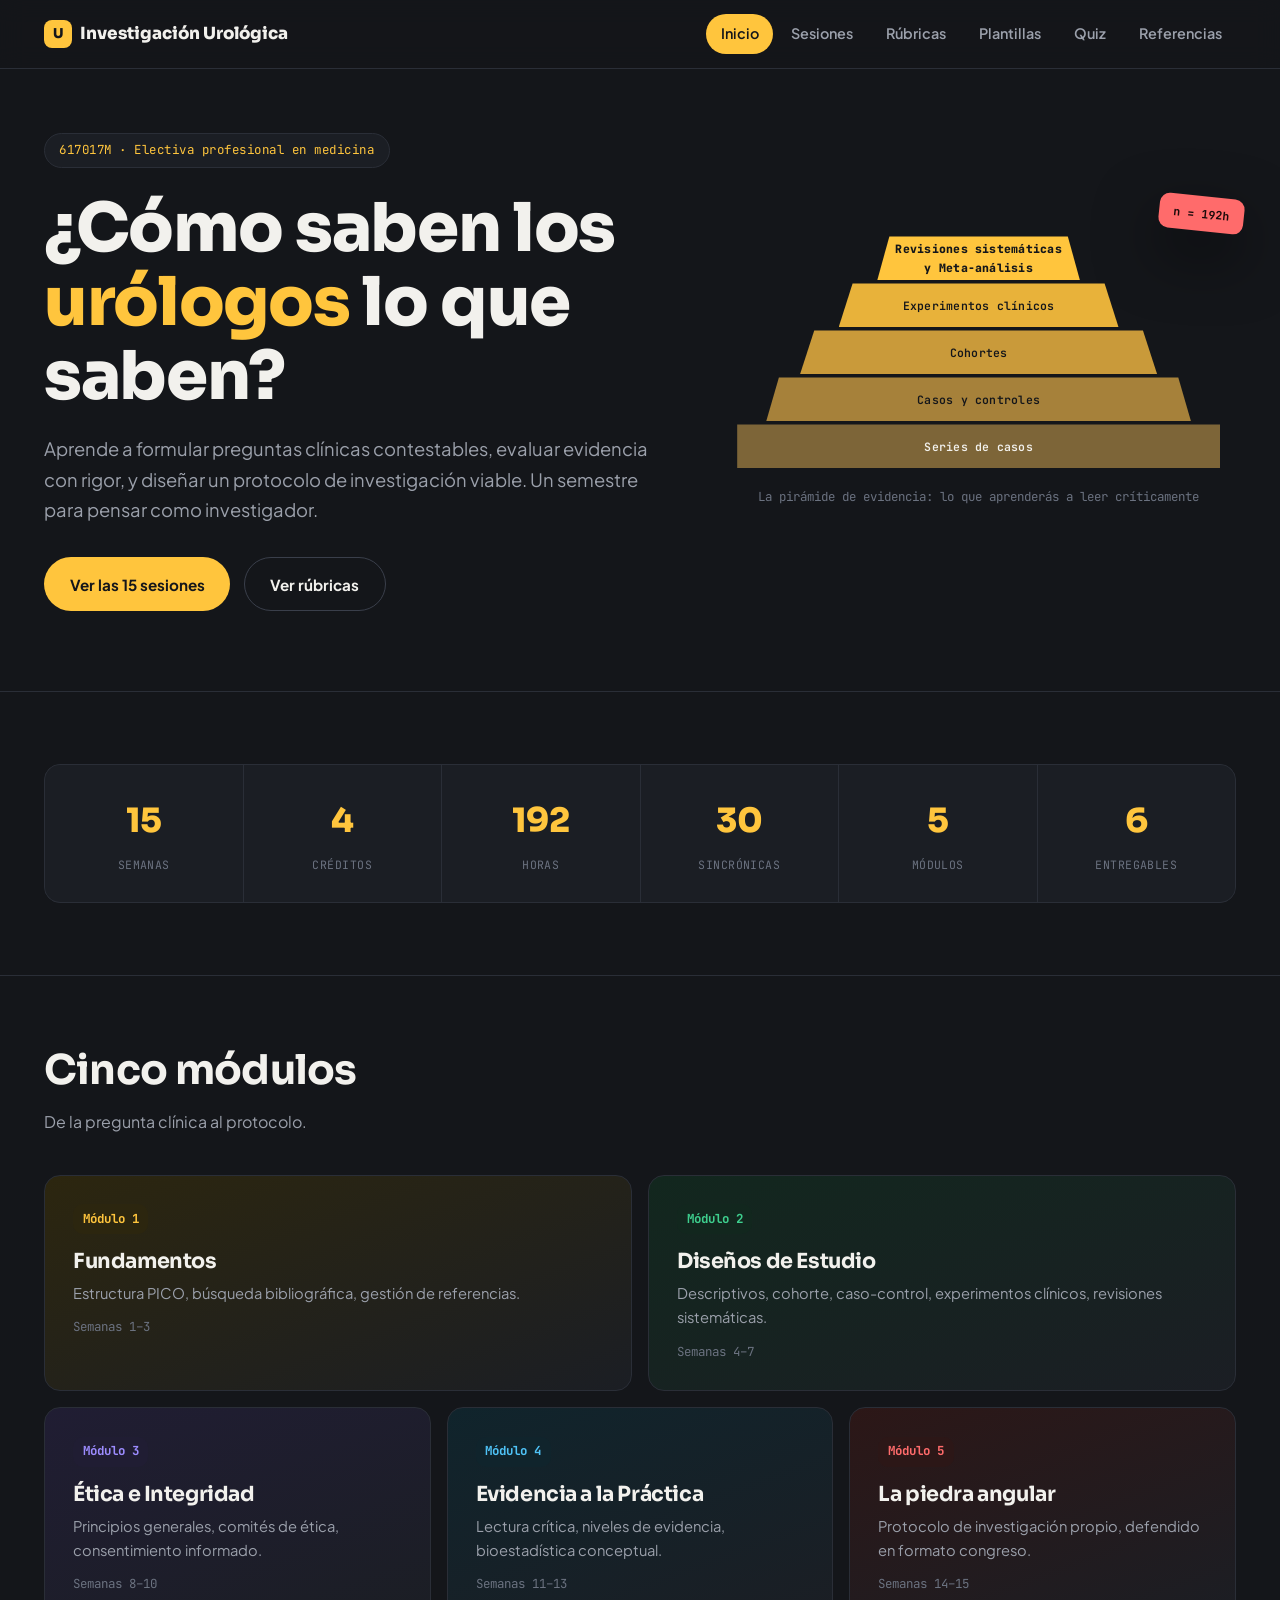
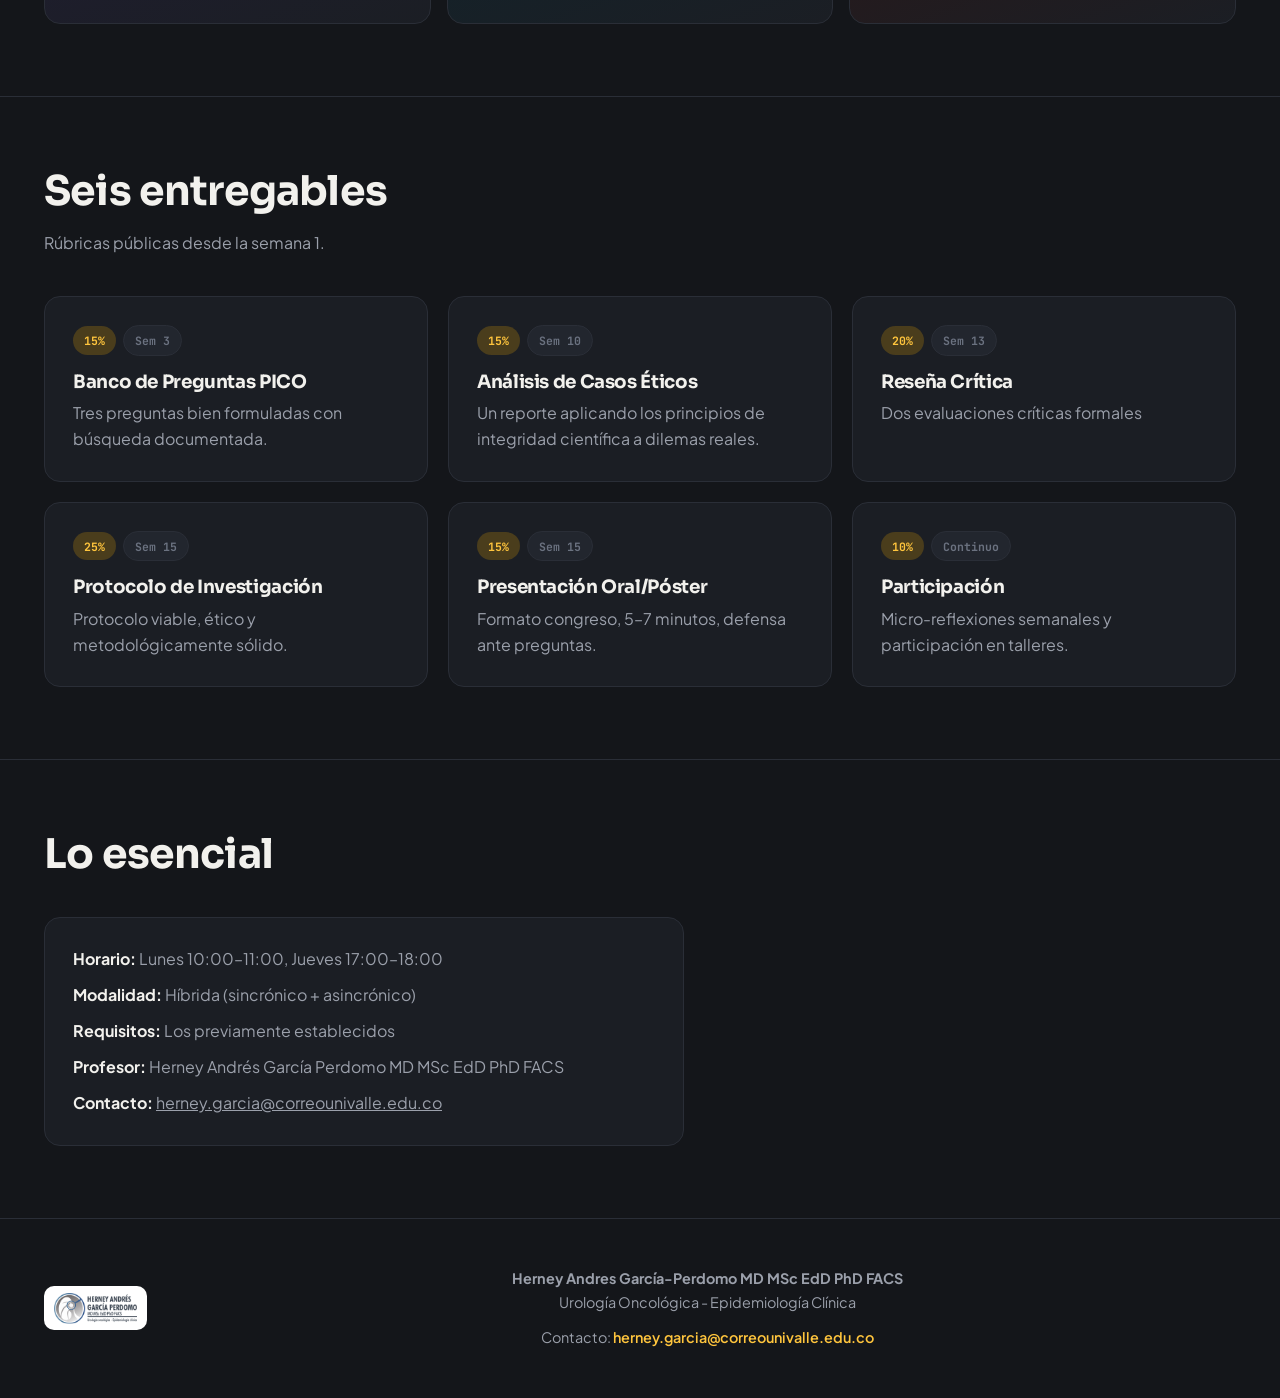
<file: index.html>
<!DOCTYPE html>
<html lang="es">

<head>
    <meta charset="UTF-8">
    <meta name="viewport" content="width=device-width, initial-scale=1.0">
    <title>Investigación en Urología — Univalle</title>
    <link rel="preconnect" href="https://fonts.googleapis.com">
    <link
        href="https://fonts.googleapis.com/css2?family=Sora:wght@700;800&family=Plus+Jakarta+Sans:wght@400;500;600;700&family=JetBrains+Mono:wght@500;600;700&display=swap"
        rel="stylesheet">
    <link rel="stylesheet" href="assets/styles.css">
    <noscript>
        <style>
            .reveal {
                opacity: 1 !important;
                transform: none !important;
            }
        </style>
    </noscript>
</head>

<body>
    <nav class="site-nav">
        <div class="nav-inner">
            <a href="index.html" class="nav-brand"><span class="brand-mark">U</span>Investigación Urológica</a>
            <div class="nav-links">
                <a href="index.html" class="active">Inicio</a>
                <a href="sesiones.html">Sesiones</a>
                <a href="rubricas.html">Rúbricas</a>
                <a href="plantillas.html">Plantillas</a>
                <a href="quiz-disenos.html">Quiz</a>
                <a href="referencias.html">Referencias</a>
            </div>
            <button class="nav-toggle" aria-label="Abrir menú">☰</button>
        </div>
    </nav>

    <header class="hero">
        <div class="container hero-grid">
            <div>
                <div class="hero-eyebrow">617017M · Electiva profesional en medicina</div>
                <h1 class="h-display">¿Cómo saben los <span class="text-accent">urólogos</span> lo que saben?</h1>
                <p class="lede">Aprende a formular preguntas clínicas contestables, evaluar evidencia con rigor, y
                    diseñar un protocolo de investigación viable. Un semestre para pensar como investigador.</p>
                <div class="hero-ctas">
                    <a href="sesiones.html" class="btn btn-primary">Ver las 15 sesiones</a>
                    <a href="rubricas.html" class="btn btn-secondary">Ver rúbricas</a>
                </div>
            </div>
            <div class="pyramid-wrap reveal">
                <div class="pyramid-tag">n = 192h</div>
                <div class="pyramid-tier pt-1">Revisiones sistemáticas y Meta-análisis</div>
                <div class="pyramid-tier pt-2">Experimentos clínicos</div>
                <div class="pyramid-tier pt-3">Cohortes</div>
                <div class="pyramid-tier pt-4">Casos y controles</div>
                <div class="pyramid-tier pt-5">Series de casos</div>
                <p class="pyramid-caption">La pirámide de evidencia: lo que aprenderás a leer críticamente</p>
            </div>
        </div>
    </header>

    <section class="block">
        <div class="container">
            <div class="stat-strip reveal">
                <div class="stat-cell">
                    <div class="stat-number">15</div>
                    <div class="stat-label">Semanas</div>
                </div>
                <div class="stat-cell">
                    <div class="stat-number">4</div>
                    <div class="stat-label">Créditos</div>
                </div>
                <div class="stat-cell">
                    <div class="stat-number">192</div>
                    <div class="stat-label">Horas</div>
                </div>
                <div class="stat-cell">
                    <div class="stat-number">30</div>
                    <div class="stat-label">Sincrónicas</div>
                </div>
                <div class="stat-cell">
                    <div class="stat-number">5</div>
                    <div class="stat-label">Módulos</div>
                </div>
                <div class="stat-cell">
                    <div class="stat-number">6</div>
                    <div class="stat-label">Entregables</div>
                </div>
            </div>
        </div>
    </section>

    <section class="block">
        <div class="container">
            <div class="section-head reveal">
                <h2 class="h-section">Cinco módulos</h2>
                <p>De la pregunta clínica al protocolo.</p>
            </div>
            <div class="module-bento reveal">
                <div class="module-card m1 span-3">
                    <span class="module-num">Módulo 1</span>
                    <h3>Fundamentos</h3>
                    <p>Estructura PICO, búsqueda bibliográfica, gestión de referencias.</p>
                    <div class="module-weeks">Semanas 1–3</div>
                </div>
                <div class="module-card m2 span-3">
                    <span class="module-num">Módulo 2</span>
                    <h3>Diseños de Estudio</h3>
                    <p>Descriptivos, cohorte, caso-control, experimentos clínicos, revisiones sistemáticas.</p>
                    <div class="module-weeks">Semanas 4–7</div>
                </div>
                <div class="module-card m3 span-2">
                    <span class="module-num">Módulo 3</span>
                    <h3>Ética e Integridad</h3>
                    <p>Principios generales, comités de ética, consentimiento informado.</p>
                    <div class="module-weeks">Semanas 8–10</div>
                </div>
                <div class="module-card m4 span-2">
                    <span class="module-num">Módulo 4</span>
                    <h3>Evidencia a la Práctica</h3>
                    <p>Lectura crítica, niveles de evidencia, bioestadística conceptual.</p>
                    <div class="module-weeks">Semanas 11–13</div>
                </div>
                <div class="module-card m5 span-2">
                    <span class="module-num">Módulo 5</span>
                    <h3>La piedra angular</h3>
                    <p>Protocolo de investigación propio, defendido en formato congreso.</p>
                    <div class="module-weeks">Semanas 14–15</div>
                </div>
            </div>
        </div>
    </section>

    <section class="block">
        <div class="container">
            <div class="section-head reveal">
                <h2 class="h-section">Seis entregables</h2>
                <p>Rúbricas públicas desde la semana 1.</p>
            </div>
            <div class="card-grid reveal">
                <div class="card">
                    <span class="tag-pill tag-weight">15%</span><span class="tag-pill tag-week">Sem 3</span>
                    <h3 class="h-card" style="margin-top:1rem;">Banco de Preguntas PICO</h3>
                    <p style="margin-top:0.5rem;">Tres preguntas bien formuladas con búsqueda documentada.</p>
                </div>
                <div class="card">
                    <span class="tag-pill tag-weight">15%</span><span class="tag-pill tag-week">Sem 10</span>
                    <h3 class="h-card" style="margin-top:1rem;">Análisis de Casos Éticos</h3>
                    <p style="margin-top:0.5rem;">Un reporte aplicando los principios de integridad científica a
                        dilemas reales.</p>
                </div>
                <div class="card">
                    <span class="tag-pill tag-weight">20%</span><span class="tag-pill tag-week">Sem 13</span>
                    <h3 class="h-card" style="margin-top:1rem;">Reseña Crítica</h3>
                    <p style="margin-top:0.5rem;">Dos evaluaciones críticas formales</p>
                </div>
                <div class="card">
                    <span class="tag-pill tag-weight">25%</span><span class="tag-pill tag-week">Sem 15</span>
                    <h3 class="h-card" style="margin-top:1rem;">Protocolo de Investigación</h3>
                    <p style="margin-top:0.5rem;">Protocolo viable, ético y metodológicamente sólido.</p>
                </div>
                <div class="card">
                    <span class="tag-pill tag-weight">15%</span><span class="tag-pill tag-week">Sem 15</span>
                    <h3 class="h-card" style="margin-top:1rem;">Presentación Oral/Póster</h3>
                    <p style="margin-top:0.5rem;">Formato congreso, 5–7 minutos, defensa ante preguntas.</p>
                </div>
                <div class="card">
                    <span class="tag-pill tag-weight">10%</span><span class="tag-pill tag-week">Continuo</span>
                    <h3 class="h-card" style="margin-top:1rem;">Participación</h3>
                    <p style="margin-top:0.5rem;">Micro-reflexiones semanales y participación en talleres.</p>
                </div>
            </div>
        </div>
    </section>

    <section class="block">
        <div class="container">
            <div class="section-head reveal">
                <h2 class="h-section">Lo esencial</h2>
            </div>
            <div class="card reveal" style="max-width: 640px;">
                <p><strong style="color: var(--text);">Horario:</strong> Lunes 10:00–11:00, Jueves 17:00–18:00</p>
                <p style="margin-top: 0.6rem;"><strong style="color: var(--text);">Modalidad:</strong> Híbrida
                    (sincrónico + asincrónico)</p>
                <p style="margin-top: 0.6rem;"><strong style="color: var(--text);">Requisitos:</strong> Los previamente
                    establecidos</p>
                <p style="margin-top: 0.6rem;"><strong style="color: var(--text);">Profesor:</strong> Herney Andrés
                    García Perdomo MD MSc EdD PhD FACS</p>
                <p style="margin-top: 0.6rem;"><strong style="color: var(--text);">Contacto:</strong> <a
                        href="mailto:herney.garcia@correounivalle.edu.co">herney.garcia@correounivalle.edu.co</a></p>
            </div>
        </div>
    </section>

    <footer class="site-footer">
        <div class="footer-inner">
            <img src="assets/LOGO_HERNEY.png" alt="Herney Andres García-Perdomo" class="footer-logo">
            <div class="footer-text">
                <p><strong>Herney Andres García-Perdomo MD MSc EdD PhD FACS</strong></p>
                <p>Urología Oncológica - Epidemiología Clínica</p>
                <p style="margin-top: 0.75rem;">Contacto: <a
                        href="mailto:herney.garcia@correounivalle.edu.co">herney.garcia@correounivalle.edu.co</a></p>
            </div>
        </div>
    </footer>

    <script src="assets/script.js"></script>
</body>

</html>
</file>
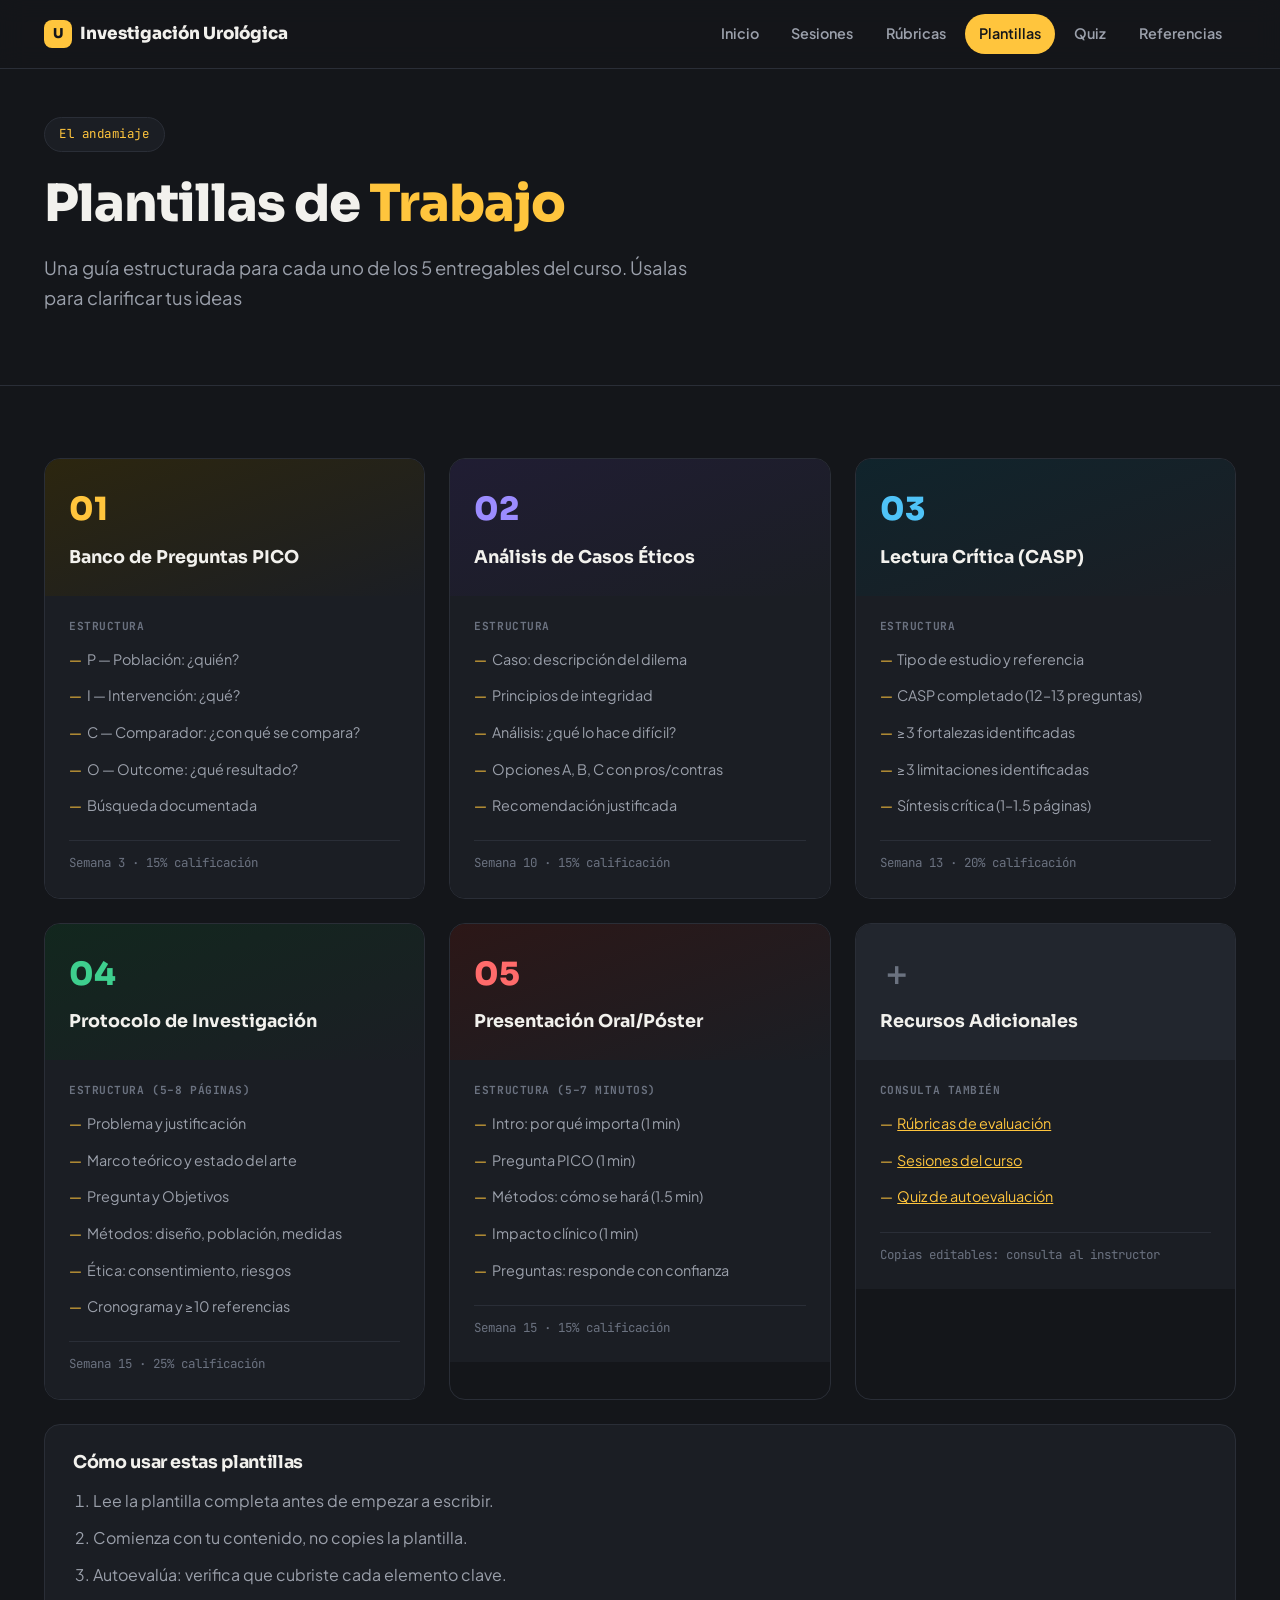
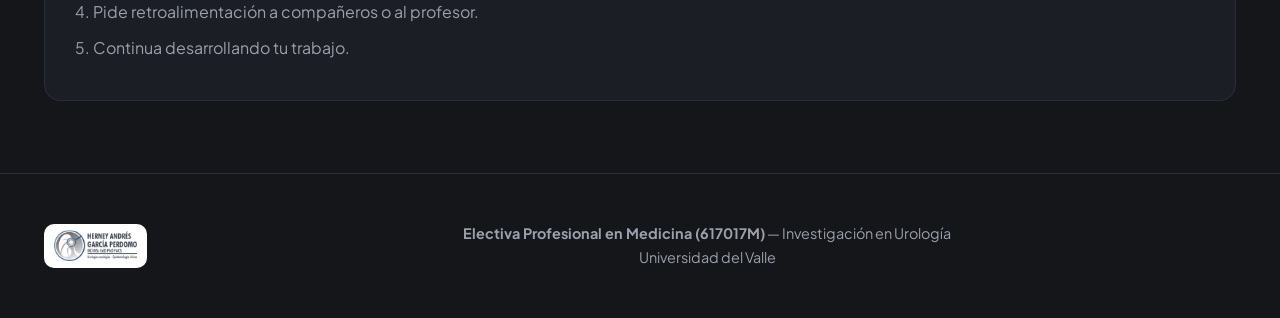
<file: plantillas.html>
<!DOCTYPE html>
<html lang="es">

<head>
    <meta charset="UTF-8">
    <meta name="viewport" content="width=device-width, initial-scale=1.0">
    <title>Plantillas — Investigación en Urología</title>
    <link rel="preconnect" href="https://fonts.googleapis.com">
    <link
        href="https://fonts.googleapis.com/css2?family=Sora:wght@700;800&family=Plus+Jakarta+Sans:wght@400;500;600;700&family=JetBrains+Mono:wght@500;600;700&display=swap"
        rel="stylesheet">
    <link rel="stylesheet" href="assets/styles.css">
    <noscript>
        <style>
            .reveal {
                opacity: 1 !important;
                transform: none !important;
            }
        </style>
    </noscript>
    <style>
        .template-grid {
            display: grid;
            grid-template-columns: repeat(3, 1fr);
            gap: 1.5rem;
        }

        .template-card {
            border-radius: var(--radius);
            overflow: hidden;
            border: 1px solid var(--border);
            transition: transform 0.2s ease, border-color 0.2s ease;
        }

        .template-card:hover {
            transform: translateY(-4px);
            border-color: var(--border-bright);
        }

        .tpl-header {
            padding: 1.5rem;
        }

        .tpl-number {
            font-family: var(--font-display);
            font-size: 2rem;
            font-weight: 800;
        }

        .tpl-title {
            font-family: var(--font-display);
            font-size: 1.1rem;
            font-weight: 700;
            margin-top: 0.4rem;
        }

        .tpl-body {
            padding: 1.5rem;
            background: var(--bg-elevated);
        }

        .tpl-body h4 {
            font-family: var(--font-mono);
            font-size: 0.7rem;
            text-transform: uppercase;
            letter-spacing: 0.05em;
            color: var(--text-faint);
            margin-bottom: 0.6rem;
        }

        .tpl-body ul {
            list-style: none;
            margin-bottom: 1rem;
        }

        .tpl-body li {
            padding: 0.4rem 0;
            padding-left: 1.1rem;
            position: relative;
            color: var(--text-muted);
            font-size: 0.9rem;
        }

        .tpl-body li::before {
            content: "—";
            position: absolute;
            left: 0;
            color: var(--accent);
        }

        .tpl-footer {
            font-family: var(--font-mono);
            font-size: 0.78rem;
            color: var(--text-faint);
            padding-top: 0.75rem;
            border-top: 1px solid var(--border);
        }

        .usage-box {
            background: var(--bg-elevated);
            border: 1px solid var(--border);
            border-radius: var(--radius);
            padding: 1.75rem;
            margin-top: 1.5rem;
        }

        .usage-box h3 {
            font-size: 1.1rem;
            margin-bottom: 1rem;
        }

        .usage-box ol {
            margin-left: 1.25rem;
            color: var(--text-muted);
        }

        .usage-box li {
            margin-bottom: 0.65rem;
        }

        @media (max-width: 900px) {
            .template-grid {
                grid-template-columns: repeat(2, 1fr);
            }
        }

        @media (max-width: 640px) {
            .template-grid {
                grid-template-columns: 1fr;
            }
        }
    </style>
</head>

<body>
    <nav class="site-nav">
        <div class="nav-inner">
            <a href="index.html" class="nav-brand"><span class="brand-mark">U</span>Investigación Urológica</a>
            <div class="nav-links">
                <a href="index.html">Inicio</a>
                <a href="sesiones.html">Sesiones</a>
                <a href="rubricas.html">Rúbricas</a>
                <a href="plantillas.html" class="active">Plantillas</a>
                <a href="quiz-disenos.html">Quiz</a>
                <a href="referencias.html">Referencias</a>
            </div>
            <button class="nav-toggle" aria-label="Abrir menú">☰</button>
        </div>
    </nav>

    <header class="hero" style="padding: 3rem 0 2.5rem;">
        <div class="container">
            <div class="hero-eyebrow">El andamiaje</div>
            <h1 class="h-display" style="font-size: clamp(2rem, 4.5vw, 3.2rem);">Plantillas de <span
                    class="text-accent">Trabajo</span></h1>
            <p class="lede">Una guía estructurada para cada uno de los 5 entregables del curso. Úsalas para clarificar
                tus ideas</p>
        </div>
    </header>

    <section class="block">
        <div class="container">
            <div class="template-grid reveal">
                <div class="template-card">
                    <div class="tpl-header"
                        style="background: linear-gradient(160deg, var(--mod-1-bg), var(--bg-elevated));">
                        <div class="tpl-number" style="color: var(--mod-1);">01</div>
                        <div class="tpl-title">Banco de Preguntas PICO</div>
                    </div>
                    <div class="tpl-body">
                        <h4>Estructura</h4>
                        <ul>
                            <li>P — Población: ¿quién?</li>
                            <li>I — Intervención: ¿qué?</li>
                            <li>C — Comparador: ¿con qué se compara?</li>
                            <li>O — Outcome: ¿qué resultado?</li>
                            <li>Búsqueda documentada</li>
                        </ul>
                        <div class="tpl-footer">Semana 3 · 15% calificación</div>
                    </div>
                </div>

                <div class="template-card">
                    <div class="tpl-header"
                        style="background: linear-gradient(160deg, var(--mod-3-bg), var(--bg-elevated));">
                        <div class="tpl-number" style="color: var(--mod-3);">02</div>
                        <div class="tpl-title">Análisis de Casos Éticos</div>
                    </div>
                    <div class="tpl-body">
                        <h4>Estructura</h4>
                        <ul>
                            <li>Caso: descripción del dilema</li>
                            <li>Principios de integridad</li>
                            <li>Análisis: ¿qué lo hace difícil?</li>
                            <li>Opciones A, B, C con pros/contras</li>
                            <li>Recomendación justificada</li>
                        </ul>
                        <div class="tpl-footer">Semana 10 · 15% calificación</div>
                    </div>
                </div>

                <div class="template-card">
                    <div class="tpl-header"
                        style="background: linear-gradient(160deg, var(--mod-4-bg), var(--bg-elevated));">
                        <div class="tpl-number" style="color: var(--mod-4);">03</div>
                        <div class="tpl-title">Lectura Crítica (CASP)</div>
                    </div>
                    <div class="tpl-body">
                        <h4>Estructura</h4>
                        <ul>
                            <li>Tipo de estudio y referencia</li>
                            <li>CASP completado (12–13 preguntas)</li>
                            <li>≥3 fortalezas identificadas</li>
                            <li>≥3 limitaciones identificadas</li>
                            <li>Síntesis crítica (1–1.5 páginas)</li>
                        </ul>
                        <div class="tpl-footer">Semana 13 · 20% calificación</div>
                    </div>
                </div>

                <div class="template-card">
                    <div class="tpl-header"
                        style="background: linear-gradient(160deg, var(--mod-2-bg), var(--bg-elevated));">
                        <div class="tpl-number" style="color: var(--mod-2);">04</div>
                        <div class="tpl-title">Protocolo de Investigación</div>
                    </div>
                    <div class="tpl-body">
                        <h4>Estructura (5–8 páginas)</h4>
                        <ul>
                            <li>Problema y justificación</li>
                            <li>Marco teórico y estado del arte</li>
                            <li>Pregunta y Objetivos</li>
                            <li>Métodos: diseño, población, medidas</li>
                            <li>Ética: consentimiento, riesgos</li>
                            <li>Cronograma y ≥10 referencias</li>
                        </ul>
                        <div class="tpl-footer">Semana 15 · 25% calificación</div>
                    </div>
                </div>

                <div class="template-card">
                    <div class="tpl-header"
                        style="background: linear-gradient(160deg, var(--mod-5-bg), var(--bg-elevated));">
                        <div class="tpl-number" style="color: var(--mod-5);">05</div>
                        <div class="tpl-title">Presentación Oral/Póster</div>
                    </div>
                    <div class="tpl-body">
                        <h4>Estructura (5–7 minutos)</h4>
                        <ul>
                            <li>Intro: por qué importa (1 min)</li>
                            <li>Pregunta PICO (1 min)</li>
                            <li>Métodos: cómo se hará (1.5 min)</li>
                            <li>Impacto clínico (1 min)</li>
                            <li>Preguntas: responde con confianza</li>
                        </ul>
                        <div class="tpl-footer">Semana 15 · 15% calificación</div>
                    </div>
                </div>

                <div class="template-card">
                    <div class="tpl-header" style="background: var(--bg-elevated-2);">
                        <div class="tpl-number" style="color: var(--text-faint);">＋</div>
                        <div class="tpl-title">Recursos Adicionales</div>
                    </div>
                    <div class="tpl-body">
                        <h4>Consulta también</h4>
                        <ul>
                            <li><a href="rubricas.html" style="color: var(--accent);">Rúbricas de evaluación</a></li>
                            <li><a href="sesiones.html" style="color: var(--accent);">Sesiones del curso</a></li>
                            <li><a href="quiz-disenos.html" style="color: var(--accent);">Quiz de autoevaluación</a>
                            </li>
                        </ul>
                        <div class="tpl-footer">Copias editables: consulta al instructor</div>
                    </div>
                </div>
            </div>

            <div class="usage-box reveal">
                <h3>Cómo usar estas plantillas</h3>
                <ol>
                    <li>Lee la plantilla completa antes de empezar a escribir.</li>
                    <li>Comienza con tu contenido, no copies la plantilla.</li>
                    <li>Autoevalúa: verifica que cubriste cada elemento clave.</li>
                    <li>Pide retroalimentación a compañeros o al profesor.</li>
                    <li>Continua desarrollando tu trabajo.</li>
                </ol>
            </div>
        </div>
    </section>

    <footer class="site-footer">
        <div class="footer-inner">
            <img src="assets/LOGO_HERNEY.png" alt="Herney Andres García-Perdomo" class="footer-logo">
            <div class="footer-text">
                <p><strong>Electiva Profesional en Medicina (617017M)</strong> — Investigación en Urología</p>
                <p>Universidad del Valle</p>
            </div>
        </div>
    </footer>

    <script src="assets/script.js"></script>
</body>

</html>
</file>
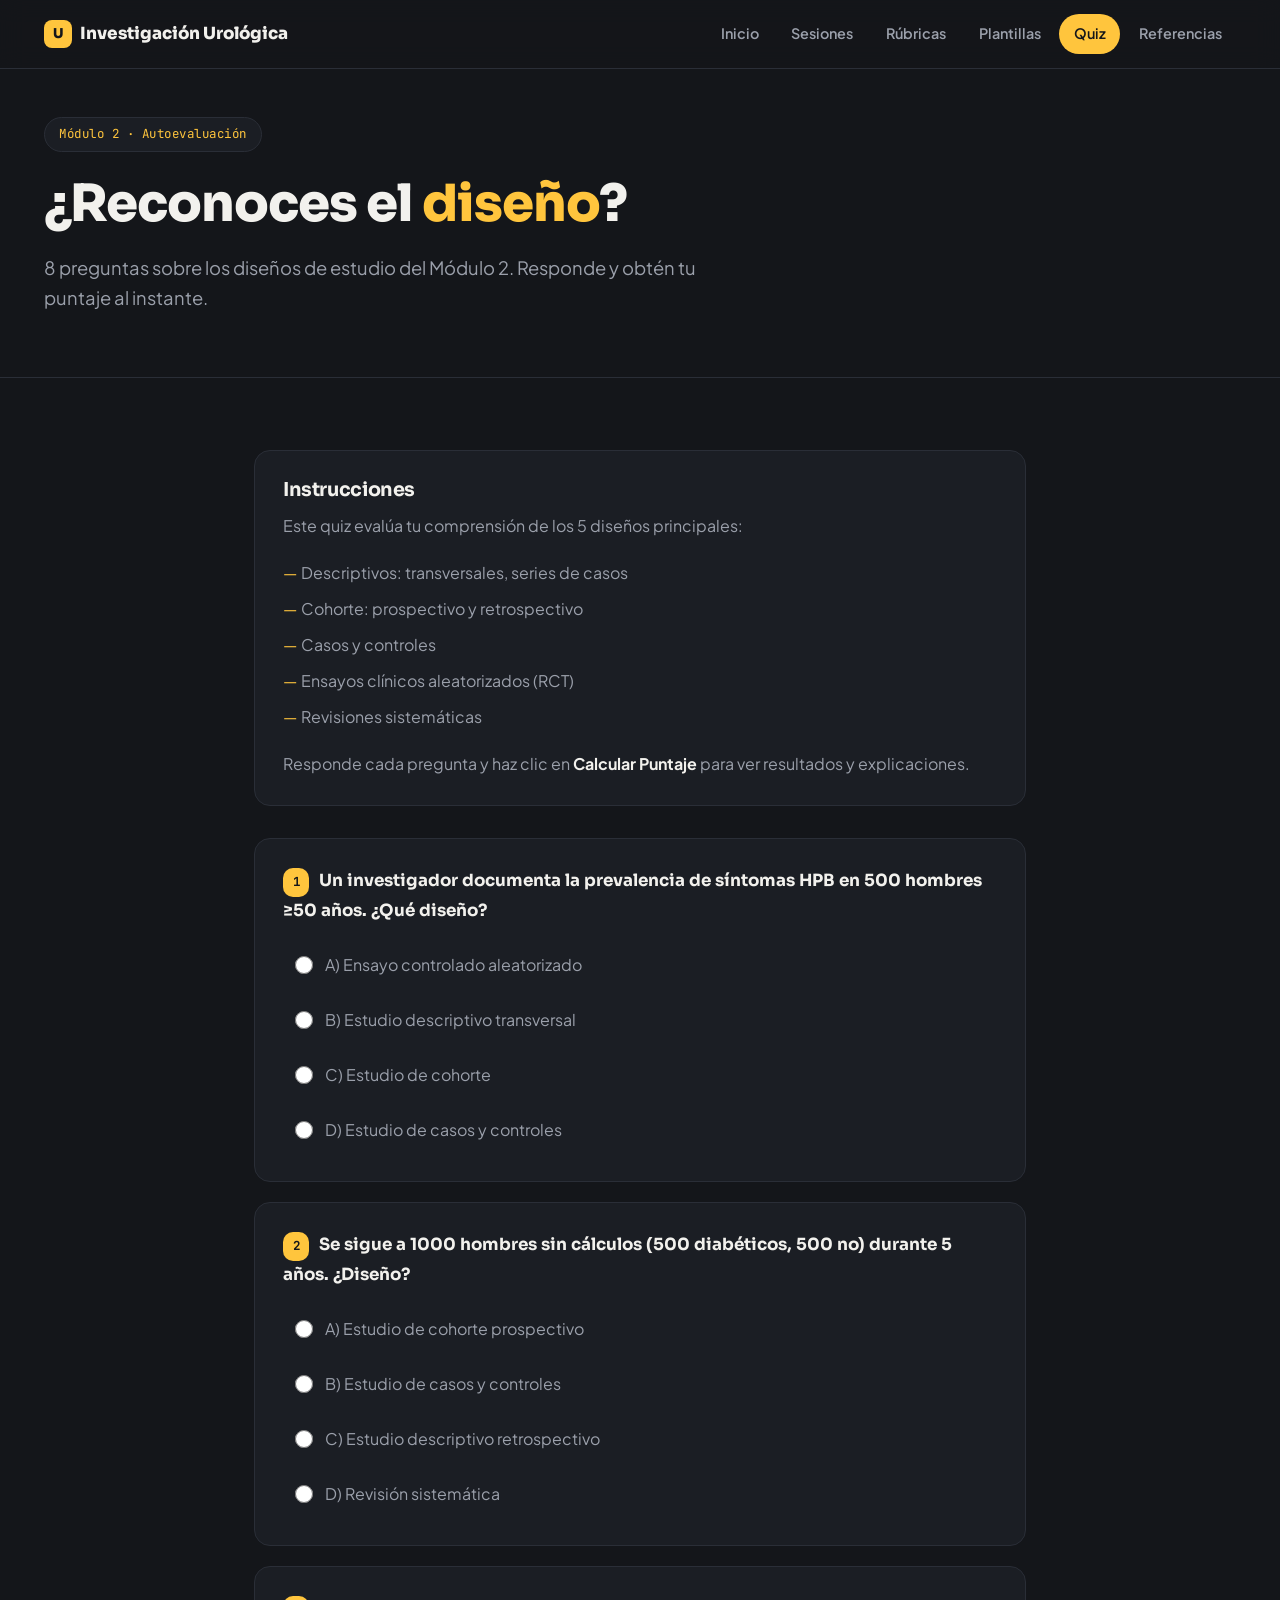
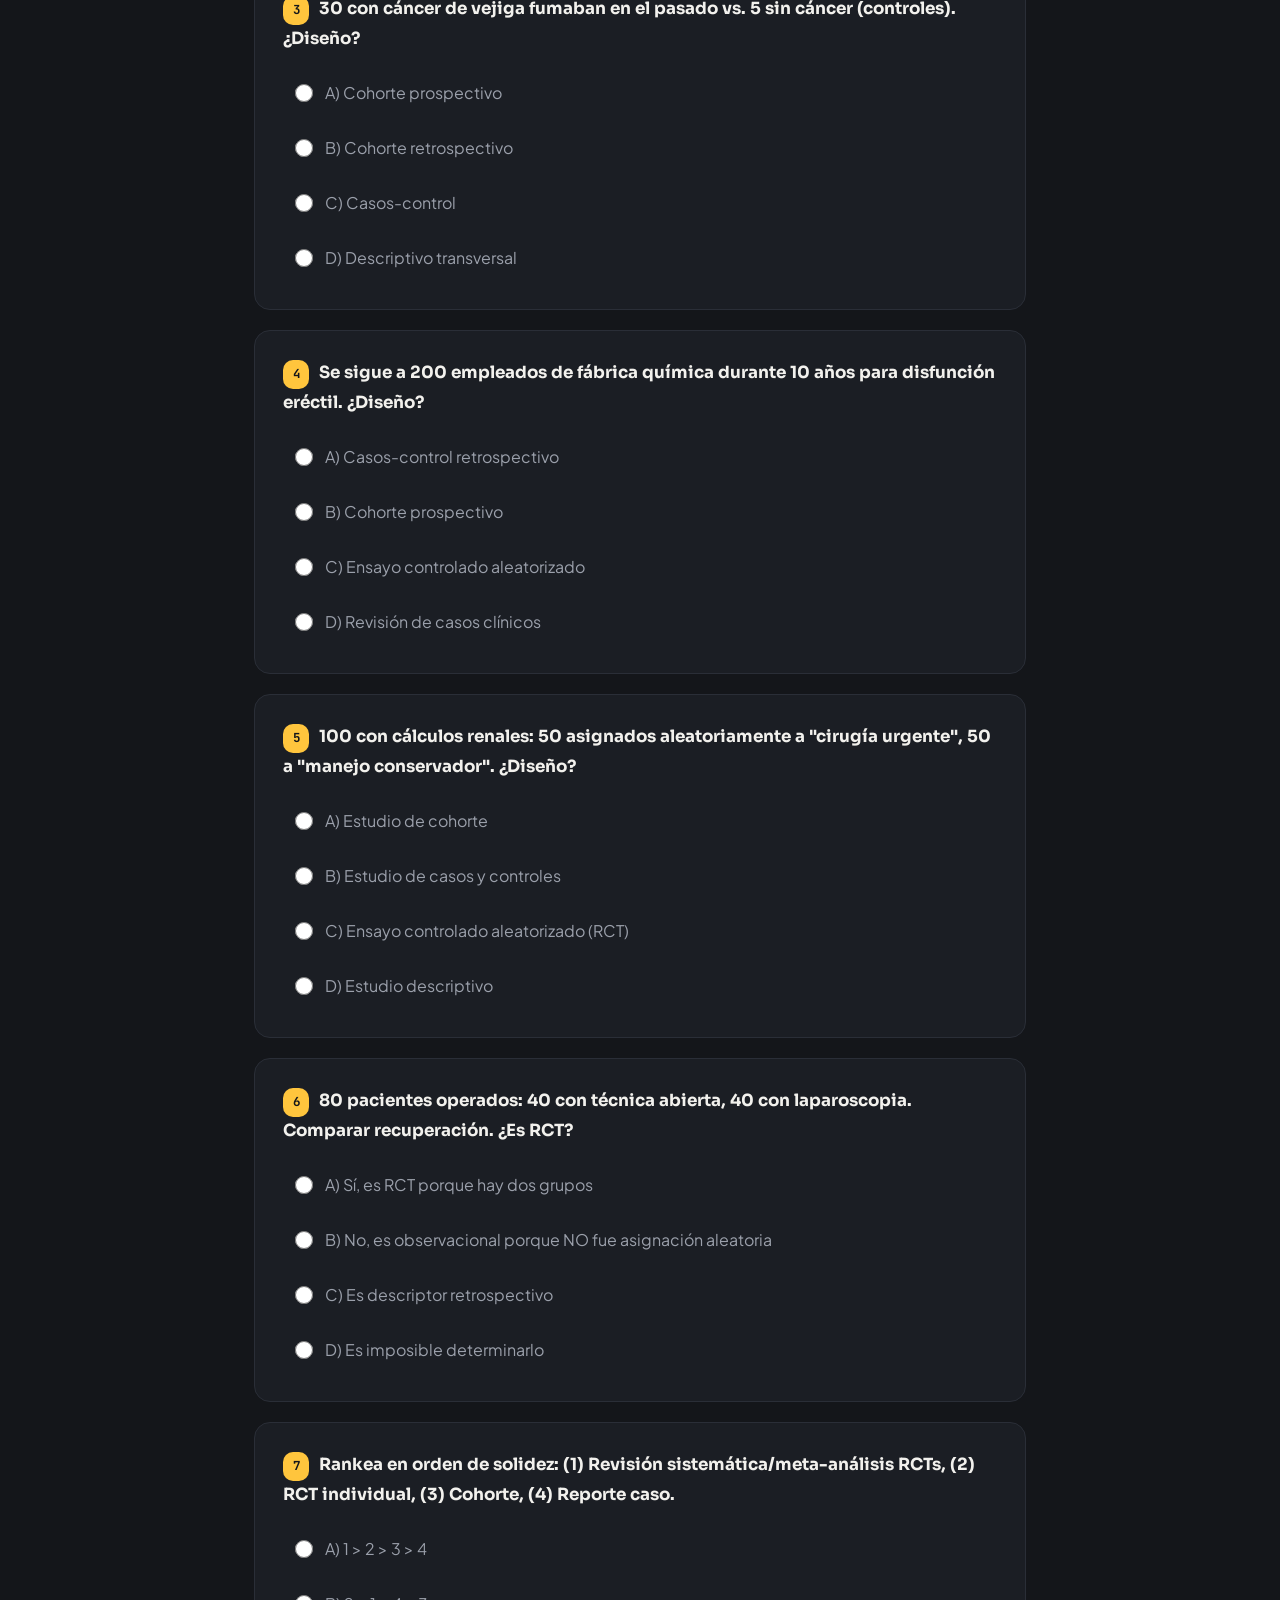
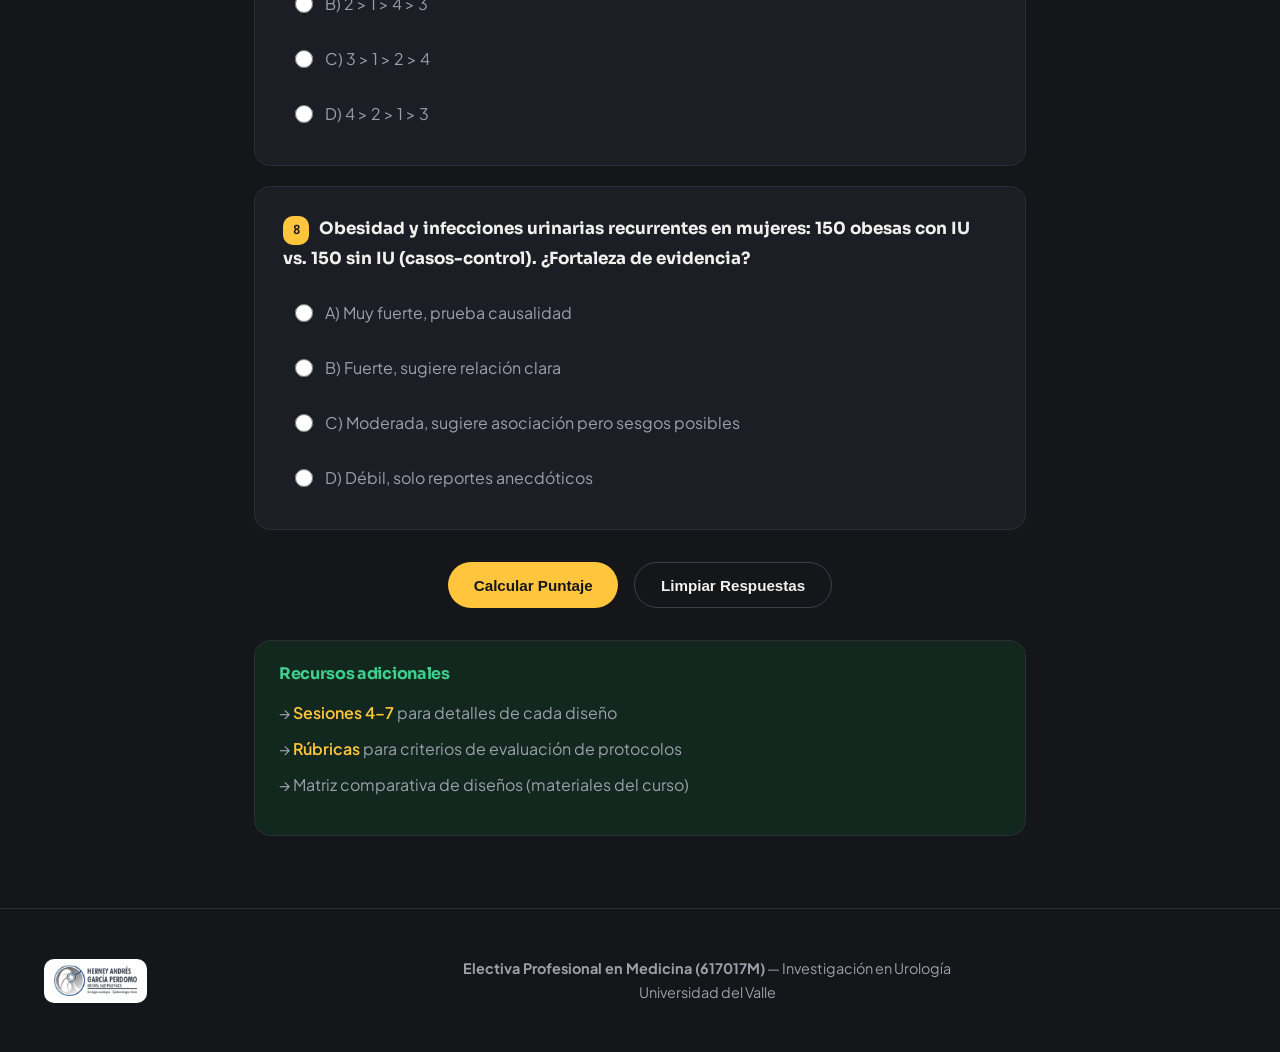
<file: quiz-disenos.html>
<!DOCTYPE html>
<html lang="es">
<head>
    <meta charset="UTF-8">
    <meta name="viewport" content="width=device-width, initial-scale=1.0">
    <title>Quiz: Diseños de Estudio — Investigación en Urología</title>
    <link rel="preconnect" href="https://fonts.googleapis.com">
    <link href="https://fonts.googleapis.com/css2?family=Sora:wght@700;800&family=Plus+Jakarta+Sans:wght@400;500;600;700&family=JetBrains+Mono:wght@500;600;700&display=swap" rel="stylesheet">
    <link rel="stylesheet" href="assets/styles.css">
    <noscript><style>.reveal{opacity:1!important;transform:none!important;}</style></noscript>
    <style>
        .quiz-container { max-width: 820px; margin: 0 auto; }
        .intro-box { background: var(--bg-elevated); border: 1px solid var(--border); border-radius: var(--radius); padding: 1.75rem; margin-bottom: 2rem; }
        .intro-box h2 { font-size: 1.2rem; margin-bottom: 0.75rem; }
        .intro-box ul { list-style: none; margin: 1rem 0; }
        .intro-box li { padding: 0.3rem 0; padding-left: 1.1rem; position: relative; color: var(--text-muted); }
        .intro-box li::before { content: "—"; position: absolute; left: 0; color: var(--accent); }
        .question-block { background: var(--bg-elevated); padding: 1.75rem; margin-bottom: 1.25rem; border-radius: var(--radius); border: 1px solid var(--border); }
        .question-text { font-family: var(--font-display); font-size: 1.05rem; font-weight: 700; margin-bottom: 1.1rem; }
        .question-num { display: inline-block; background: var(--accent); color: var(--accent-ink); padding: 0.25rem 0.6rem; border-radius: var(--radius-sm); font-family: var(--font-mono); font-size: 0.78rem; margin-right: 0.6rem; font-weight: 700; }
        .options { display: flex; flex-direction: column; gap: 0.6rem; }
        .option { display: flex; align-items: center; gap: 0.75rem; cursor: pointer; padding: 0.6rem 0.75rem; border-radius: var(--radius-sm); transition: background 0.15s; }
        .option:hover { background: var(--bg-elevated-2); }
        .option input { cursor: pointer; accent-color: var(--accent); width: 18px; height: 18px; }
        .option label { cursor: pointer; flex: 1; color: var(--text-muted); }
        .button-group { display: flex; gap: 1rem; justify-content: center; margin: 2rem 0; flex-wrap: wrap; }
        #results { display: none; background: var(--bg-elevated); padding: 2rem; border-radius: var(--radius); margin: 2rem 0; text-align: center; border: 1px solid var(--border); }
        #results h2 { font-family: var(--font-display); margin-bottom: 1rem; }
        .score { font-family: var(--font-display); font-size: 3rem; color: var(--accent); font-weight: 800; margin: 1rem 0; }
        .feedback { padding: 1rem; border-radius: var(--radius-sm); margin: 1rem 0; font-weight: 600; }
        .feedback.excellent { background: var(--mod-2-bg); color: var(--mod-2); }
        .feedback.good { background: var(--mod-4-bg); color: var(--mod-4); }
        .feedback.satisfactory { background: var(--mod-1-bg); color: var(--mod-1); }
        .feedback.poor { background: var(--mod-5-bg); color: var(--mod-5); }
        .details { text-align: left; background: var(--bg-elevated-2); padding: 1.5rem; border-radius: var(--radius-sm); margin: 1rem 0; }
        .detail-item { padding: 0.6rem 0; border-bottom: 1px solid var(--border); font-size: 0.9rem; color: var(--text-muted); }
        .detail-item:last-child { border-bottom: none; }
        .correct { color: var(--mod-2); font-weight: 700; }
        .incorrect { color: var(--mod-5); font-weight: 700; }
        .resources-box { background: var(--mod-2-bg); border: 1px solid var(--border); padding: 1.5rem; border-radius: var(--radius); margin-top: 2rem; }
        .resources-box h3 { font-size: 1rem; color: var(--mod-2); margin-bottom: 0.75rem; }
        .resources-box ul { list-style: none; margin: 0.5rem 0; }
        .resources-box li { padding: 0.3rem 0; color: var(--text-muted); }
        .resources-box a { color: var(--accent); font-weight: 600; text-decoration: none; }
    </style>
</head>
<body>
    <nav class="site-nav">
        <div class="nav-inner">
            <a href="index.html" class="nav-brand"><span class="brand-mark">U</span>Investigación Urológica</a>
            <div class="nav-links">
                <a href="index.html">Inicio</a>
                <a href="sesiones.html">Sesiones</a>
                <a href="rubricas.html">Rúbricas</a>
                <a href="plantillas.html">Plantillas</a>
                <a href="quiz-disenos.html" class="active">Quiz</a>
                <a href="referencias.html">Referencias</a>
            </div>
            <button class="nav-toggle" aria-label="Abrir menú">☰</button>
        </div>
    </nav>

    <header class="hero" style="padding: 3rem 0 2rem;">
        <div class="container">
            <div class="hero-eyebrow">Módulo 2 · Autoevaluación</div>
            <h1 class="h-display" style="font-size: clamp(2rem, 4.5vw, 3.2rem);">¿Reconoces el <span class="text-accent">diseño</span>?</h1>
            <p class="lede">8 preguntas sobre los diseños de estudio del Módulo 2. Responde y obtén tu puntaje al instante.</p>
        </div>
    </header>

    <section class="block">
        <div class="container quiz-container">
            <div class="intro-box reveal">
                <h2>Instrucciones</h2>
                <p>Este quiz evalúa tu comprensión de los 5 diseños principales:</p>
                <ul>
                    <li>Descriptivos: transversales, series de casos</li>
                    <li>Cohorte: prospectivo y retrospectivo</li>
                    <li>Casos y controles</li>
                    <li>Ensayos clínicos aleatorizados (RCT)</li>
                    <li>Revisiones sistemáticas</li>
                </ul>
                <p>Responde cada pregunta y haz clic en <strong style="color: var(--text);">Calcular Puntaje</strong> para ver resultados y explicaciones.</p>
            </div>

            <form id="quizForm">
                <div class="question-block">
                    <div class="question-text"><span class="question-num">1</span>Un investigador documenta la prevalencia de síntomas HPB en 500 hombres ≥50 años. ¿Qué diseño?</div>
                    <div class="options">
                        <div class="option"><input type="radio" name="q1" value="A" id="q1a"><label for="q1a">A) Ensayo controlado aleatorizado</label></div>
                        <div class="option"><input type="radio" name="q1" value="B" id="q1b"><label for="q1b">B) Estudio descriptivo transversal</label></div>
                        <div class="option"><input type="radio" name="q1" value="C" id="q1c"><label for="q1c">C) Estudio de cohorte</label></div>
                        <div class="option"><input type="radio" name="q1" value="D" id="q1d"><label for="q1d">D) Estudio de casos y controles</label></div>
                    </div>
                </div>

                <div class="question-block">
                    <div class="question-text"><span class="question-num">2</span>Se sigue a 1000 hombres sin cálculos (500 diabéticos, 500 no) durante 5 años. ¿Diseño?</div>
                    <div class="options">
                        <div class="option"><input type="radio" name="q2" value="A" id="q2a"><label for="q2a">A) Estudio de cohorte prospectivo</label></div>
                        <div class="option"><input type="radio" name="q2" value="B" id="q2b"><label for="q2b">B) Estudio de casos y controles</label></div>
                        <div class="option"><input type="radio" name="q2" value="C" id="q2c"><label for="q2c">C) Estudio descriptivo retrospectivo</label></div>
                        <div class="option"><input type="radio" name="q2" value="D" id="q2d"><label for="q2d">D) Revisión sistemática</label></div>
                    </div>
                </div>

                <div class="question-block">
                    <div class="question-text"><span class="question-num">3</span>30 con cáncer de vejiga fumaban en el pasado vs. 5 sin cáncer (controles). ¿Diseño?</div>
                    <div class="options">
                        <div class="option"><input type="radio" name="q3" value="A" id="q3a"><label for="q3a">A) Cohorte prospectivo</label></div>
                        <div class="option"><input type="radio" name="q3" value="B" id="q3b"><label for="q3b">B) Cohorte retrospectivo</label></div>
                        <div class="option"><input type="radio" name="q3" value="C" id="q3c"><label for="q3c">C) Casos-control</label></div>
                        <div class="option"><input type="radio" name="q3" value="D" id="q3d"><label for="q3d">D) Descriptivo transversal</label></div>
                    </div>
                </div>

                <div class="question-block">
                    <div class="question-text"><span class="question-num">4</span>Se sigue a 200 empleados de fábrica química durante 10 años para disfunción eréctil. ¿Diseño?</div>
                    <div class="options">
                        <div class="option"><input type="radio" name="q4" value="A" id="q4a"><label for="q4a">A) Casos-control retrospectivo</label></div>
                        <div class="option"><input type="radio" name="q4" value="B" id="q4b"><label for="q4b">B) Cohorte prospectivo</label></div>
                        <div class="option"><input type="radio" name="q4" value="C" id="q4c"><label for="q4c">C) Ensayo controlado aleatorizado</label></div>
                        <div class="option"><input type="radio" name="q4" value="D" id="q4d"><label for="q4d">D) Revisión de casos clínicos</label></div>
                    </div>
                </div>

                <div class="question-block">
                    <div class="question-text"><span class="question-num">5</span>100 con cálculos renales: 50 asignados aleatoriamente a "cirugía urgente", 50 a "manejo conservador". ¿Diseño?</div>
                    <div class="options">
                        <div class="option"><input type="radio" name="q5" value="A" id="q5a"><label for="q5a">A) Estudio de cohorte</label></div>
                        <div class="option"><input type="radio" name="q5" value="B" id="q5b"><label for="q5b">B) Estudio de casos y controles</label></div>
                        <div class="option"><input type="radio" name="q5" value="C" id="q5c"><label for="q5c">C) Ensayo controlado aleatorizado (RCT)</label></div>
                        <div class="option"><input type="radio" name="q5" value="D" id="q5d"><label for="q5d">D) Estudio descriptivo</label></div>
                    </div>
                </div>

                <div class="question-block">
                    <div class="question-text"><span class="question-num">6</span>80 pacientes operados: 40 con técnica abierta, 40 con laparoscopia. Comparar recuperación. ¿Es RCT?</div>
                    <div class="options">
                        <div class="option"><input type="radio" name="q6" value="A" id="q6a"><label for="q6a">A) Sí, es RCT porque hay dos grupos</label></div>
                        <div class="option"><input type="radio" name="q6" value="B" id="q6b"><label for="q6b">B) No, es observacional porque NO fue asignación aleatoria</label></div>
                        <div class="option"><input type="radio" name="q6" value="C" id="q6c"><label for="q6c">C) Es descriptor retrospectivo</label></div>
                        <div class="option"><input type="radio" name="q6" value="D" id="q6d"><label for="q6d">D) Es imposible determinarlo</label></div>
                    </div>
                </div>

                <div class="question-block">
                    <div class="question-text"><span class="question-num">7</span>Rankea en orden de solidez: (1) Revisión sistemática/meta-análisis RCTs, (2) RCT individual, (3) Cohorte, (4) Reporte caso.</div>
                    <div class="options">
                        <div class="option"><input type="radio" name="q7" value="A" id="q7a"><label for="q7a">A) 1 &gt; 2 &gt; 3 &gt; 4</label></div>
                        <div class="option"><input type="radio" name="q7" value="B" id="q7b"><label for="q7b">B) 2 &gt; 1 &gt; 4 &gt; 3</label></div>
                        <div class="option"><input type="radio" name="q7" value="C" id="q7c"><label for="q7c">C) 3 &gt; 1 &gt; 2 &gt; 4</label></div>
                        <div class="option"><input type="radio" name="q7" value="D" id="q7d"><label for="q7d">D) 4 &gt; 2 &gt; 1 &gt; 3</label></div>
                    </div>
                </div>

                <div class="question-block">
                    <div class="question-text"><span class="question-num">8</span>Obesidad y infecciones urinarias recurrentes en mujeres: 150 obesas con IU vs. 150 sin IU (casos-control). ¿Fortaleza de evidencia?</div>
                    <div class="options">
                        <div class="option"><input type="radio" name="q8" value="A" id="q8a"><label for="q8a">A) Muy fuerte, prueba causalidad</label></div>
                        <div class="option"><input type="radio" name="q8" value="B" id="q8b"><label for="q8b">B) Fuerte, sugiere relación clara</label></div>
                        <div class="option"><input type="radio" name="q8" value="C" id="q8c"><label for="q8c">C) Moderada, sugiere asociación pero sesgos posibles</label></div>
                        <div class="option"><input type="radio" name="q8" value="D" id="q8d"><label for="q8d">D) Débil, solo reportes anecdóticos</label></div>
                    </div>
                </div>

                <div class="button-group">
                    <button type="button" class="btn btn-primary" onclick="calculateScore()">Calcular Puntaje</button>
                    <button type="reset" class="btn btn-secondary">Limpiar Respuestas</button>
                </div>
            </form>

            <div id="results">
                <h2>Tus Resultados</h2>
                <div class="score" id="scoreDisplay">0/8</div>
                <div id="feedbackDisplay"></div>
                <div class="details" id="detailsDisplay"></div>
            </div>

            <div class="resources-box">
                <h3>Recursos adicionales</h3>
                <ul>
                    <li>→ <a href="sesiones.html">Sesiones 4–7</a> para detalles de cada diseño</li>
                    <li>→ <a href="rubricas.html">Rúbricas</a> para criterios de evaluación de protocolos</li>
                    <li>→ Matriz comparativa de diseños (materiales del curso)</li>
                </ul>
            </div>
        </div>
    </section>

    <footer class="site-footer">
        <div class="footer-inner">
            <img src="assets/LOGO_HERNEY.png" alt="Herney Andres García-Perdomo" class="footer-logo">
            <div class="footer-text">
                <p><strong>Electiva Profesional en Medicina (617017M)</strong> — Investigación en Urología</p>
                <p>Universidad del Valle</p>
            </div>
        </div>
    </footer>

    <script src="assets/script.js"></script>
    <script>
        const correctAnswers = { q1: 'B', q2: 'A', q3: 'C', q4: 'B', q5: 'C', q6: 'B', q7: 'A', q8: 'C' };

        const explanations = {
            q1: 'No hay grupo control, no hay seguimiento, solo descripción en un momento. Es estudio descriptivo transversal.',
            q2: 'Se sigue a personas sin la enfermedad, clasificadas por exposición, prospectivamente. Es cohorte prospectivo.',
            q3: 'Se identifica primero quiénes tienen la enfermedad, luego se busca hacia atrás la exposición. Es casos-control.',
            q4: 'Se define el grupo al inicio sin la enfermedad, se clasifica por exposición, se sigue prospectivamente. Es cohorte prospectivo.',
            q5: 'Asignación aleatoria a intervenciones. Es RCT, estándar de oro para causalidad.',
            q6: 'Los grupos no fueron asignados aleatoriamente. Es observacional, no RCT.',
            q7: 'Síntesis sistemáticas con meta-análisis superan a RCTs, que superan a observacionales, que superan a reportes de caso.',
            q8: 'Casos-control son observacionales; pueden tener sesgos de memoria. Sugieren asociación pero no prueban causalidad.'
        };

        function calculateScore() {
            const form = document.getElementById('quizForm');
            let correct = 0;
            let answered = 0;
            let details = '';

            for (let i = 1; i <= 8; i++) {
                const questionName = 'q' + i;
                const selected = form.elements[questionName];
                if (selected && selected.value) {
                    answered++;
                    const isCorrect = selected.value === correctAnswers[questionName];
                    if (isCorrect) correct++;
                    const symbol = isCorrect ? 'Correcto' : 'Incorrecto';
                    const className = isCorrect ? 'correct' : 'incorrect';
                    details += `<div class="detail-item"><span class="${className}">${symbol} · Q${i}</span> — Tu respuesta: ${selected.value}, correcta: ${correctAnswers[questionName]}. ${explanations[questionName]}</div>`;
                }
            }

            if (answered === 0) {
                alert('Por favor responde al menos una pregunta.');
                return;
            }

            const percentage = Math.round((correct / 8) * 100);
            document.getElementById('scoreDisplay').textContent = `${correct}/8 (${percentage}%)`;

            let feedbackClass, feedbackText;
            if (correct === 8) {
                feedbackClass = 'excellent';
                feedbackText = 'Dominas los diseños de estudio. Pasa a appraisal y métodos.';
            } else if (correct >= 6) {
                feedbackClass = 'good';
                feedbackText = 'Buena comprensión. Revisa los diseños que fallaste.';
            } else if (correct >= 4) {
                feedbackClass = 'satisfactory';
                feedbackText = 'Comprensión básica. Vuelve a revisar Sesiones 4–7 antes de Módulo 3.';
            } else {
                feedbackClass = 'poor';
                feedbackText = 'Necesitas estudiar más. Consulta la matriz de diseños y Sesiones 4–7.';
            }

            document.getElementById('feedbackDisplay').innerHTML = `<div class="feedback ${feedbackClass}">${feedbackText}</div>`;
            document.getElementById('detailsDisplay').innerHTML = details;
            document.getElementById('results').style.display = 'block';
            window.scrollTo(0, document.getElementById('results').offsetTop - 100);
        }
    </script>
</body>
</html>
</file>
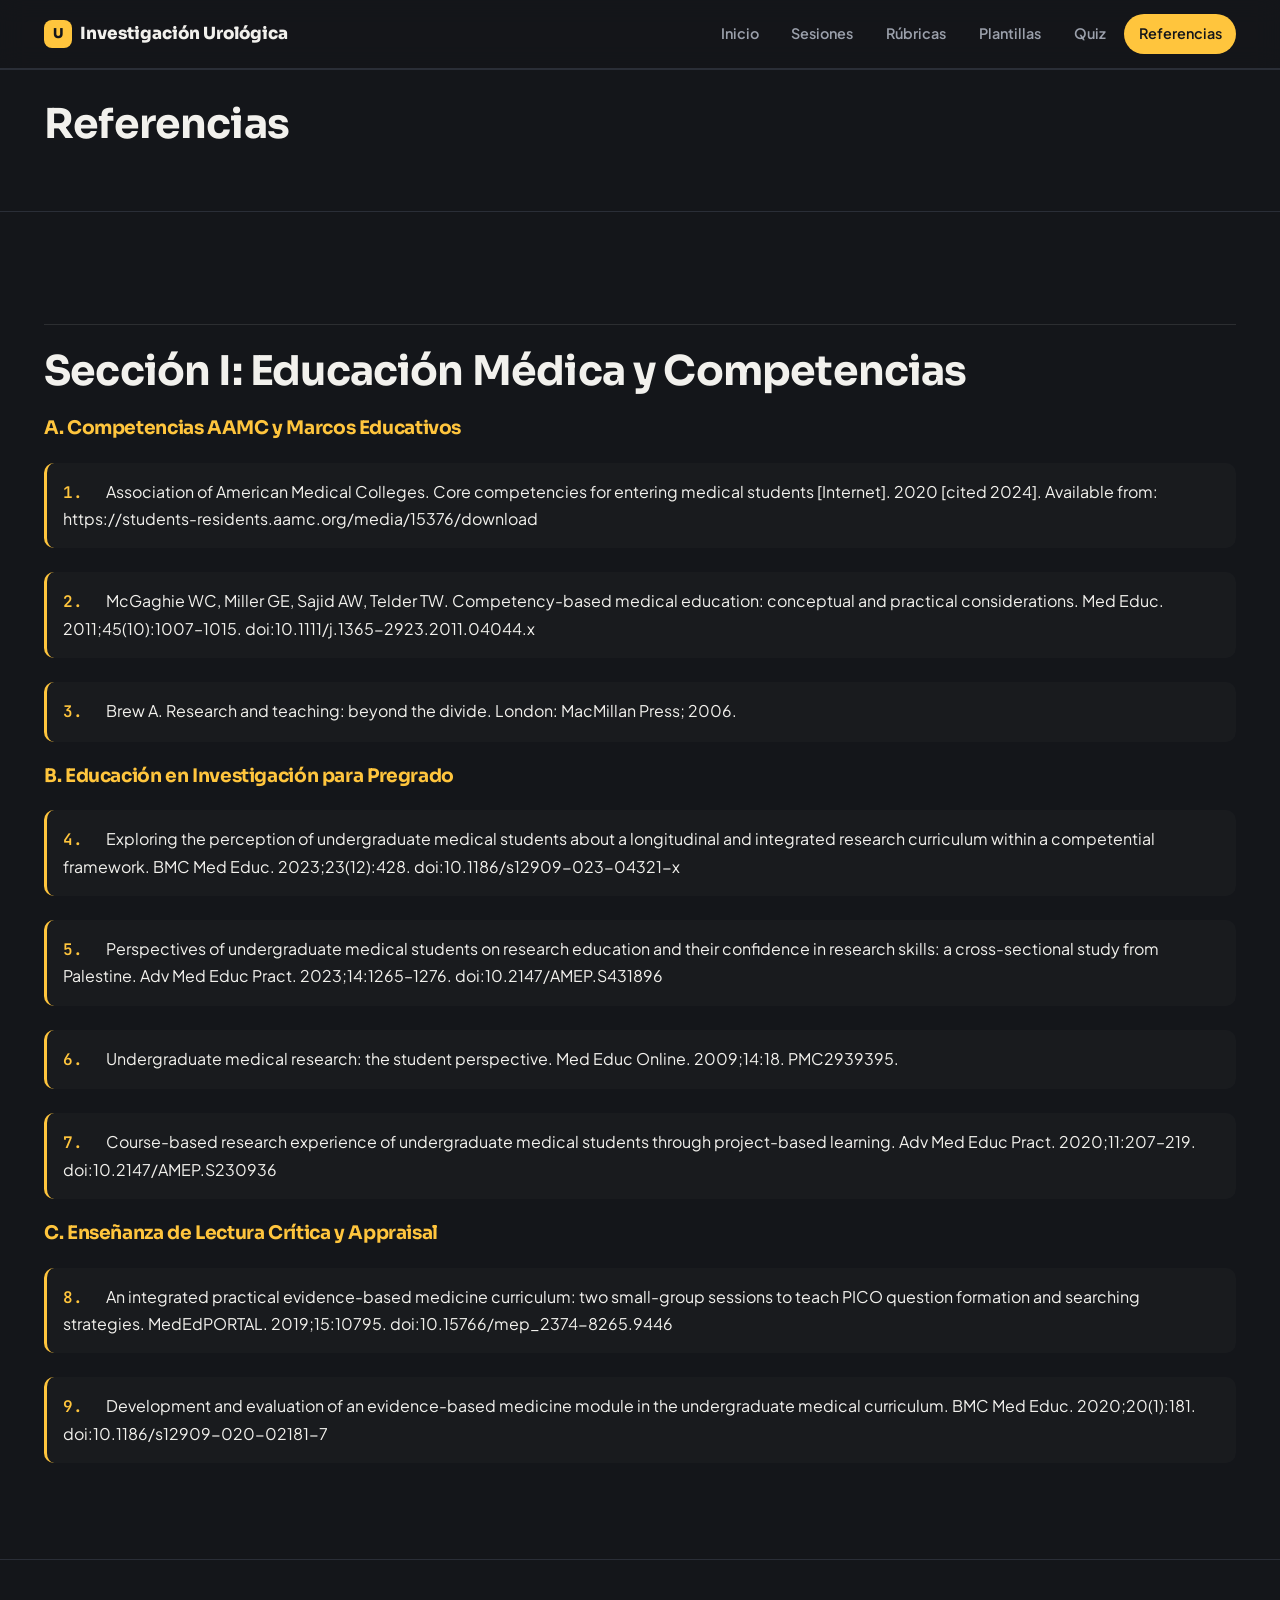
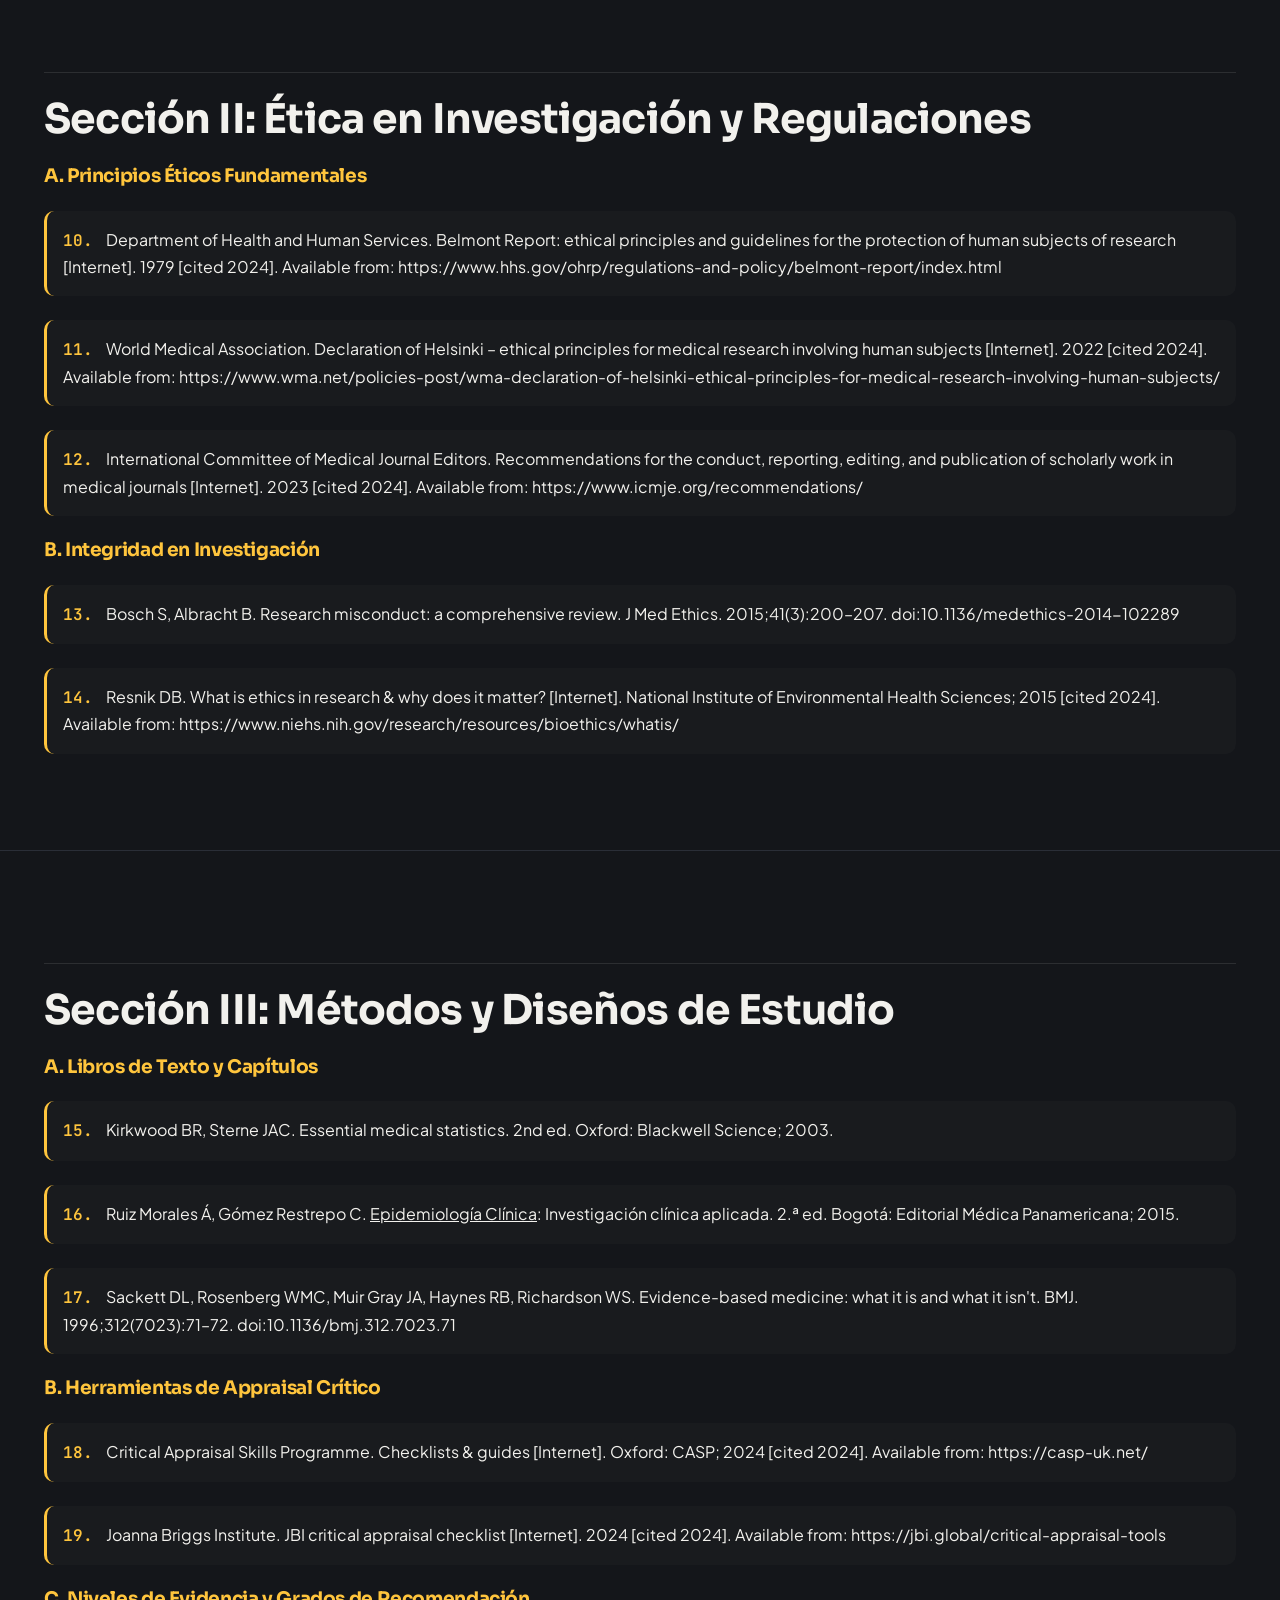
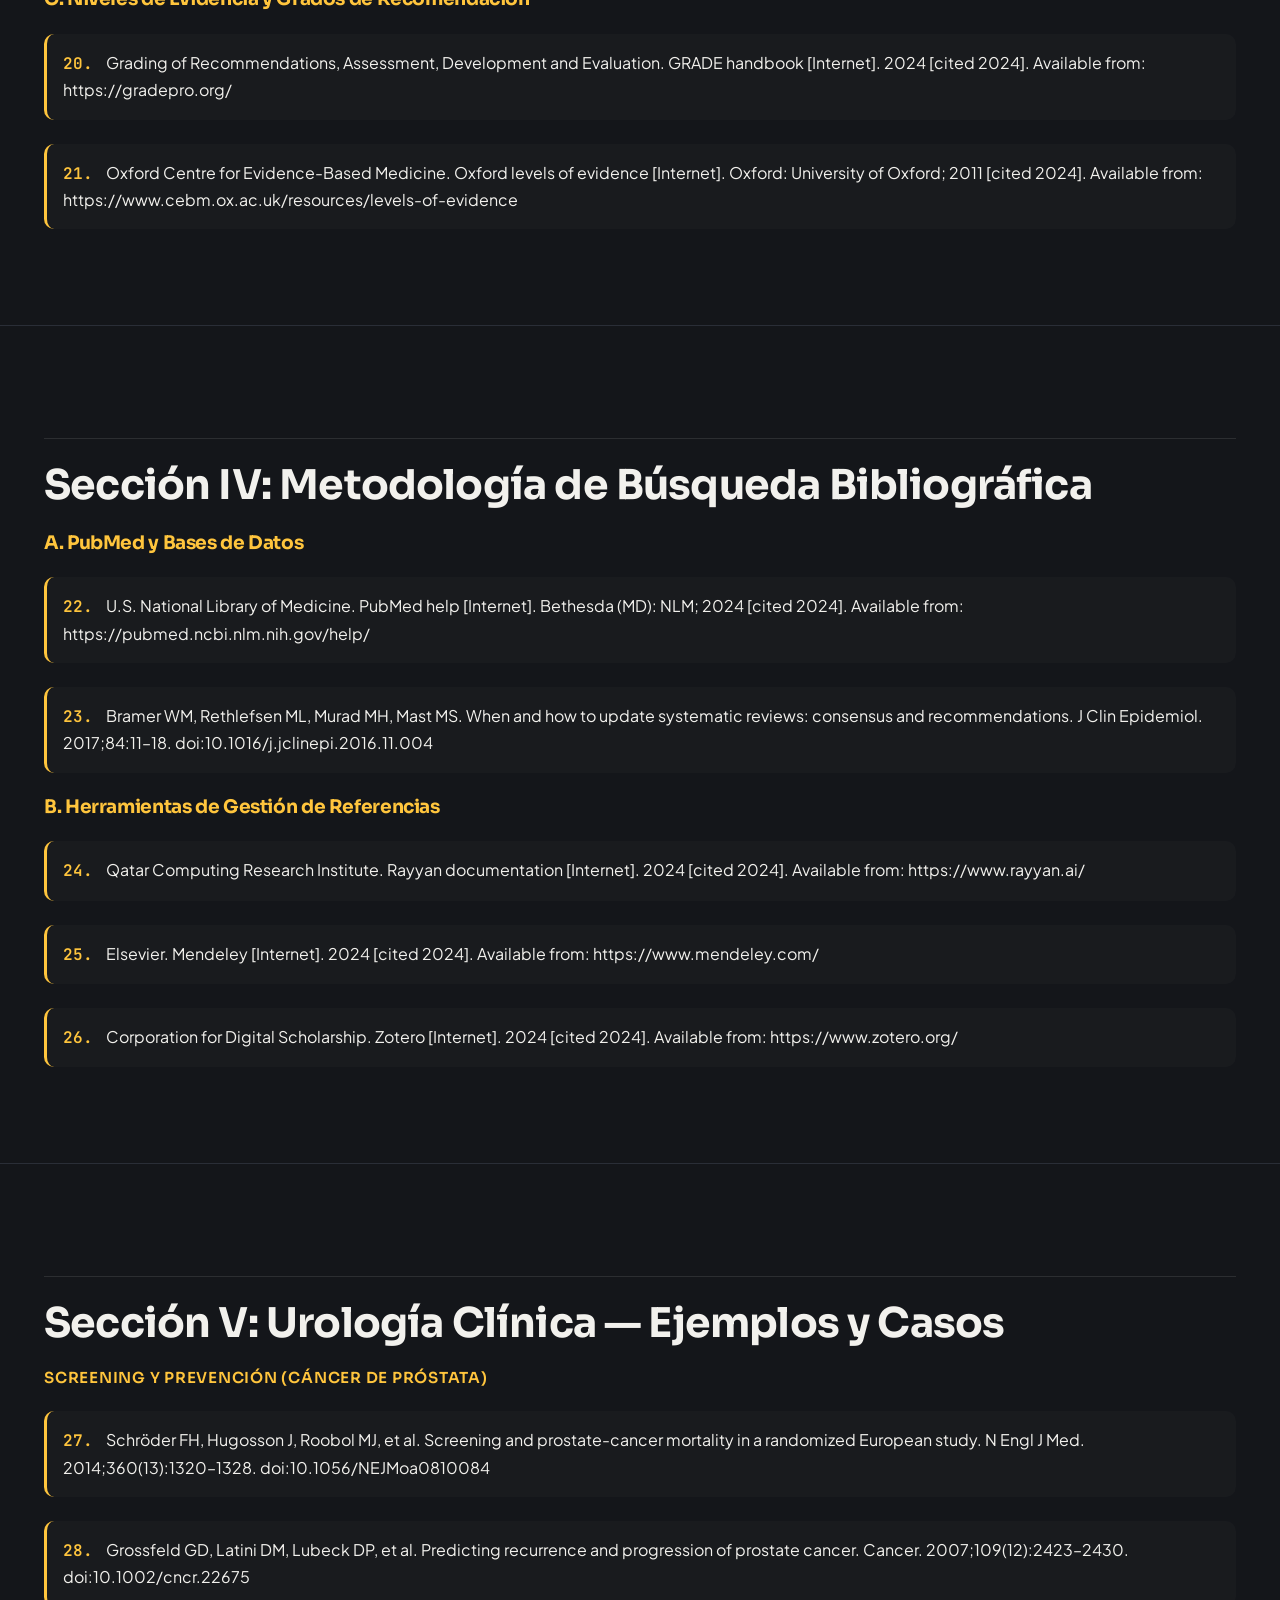
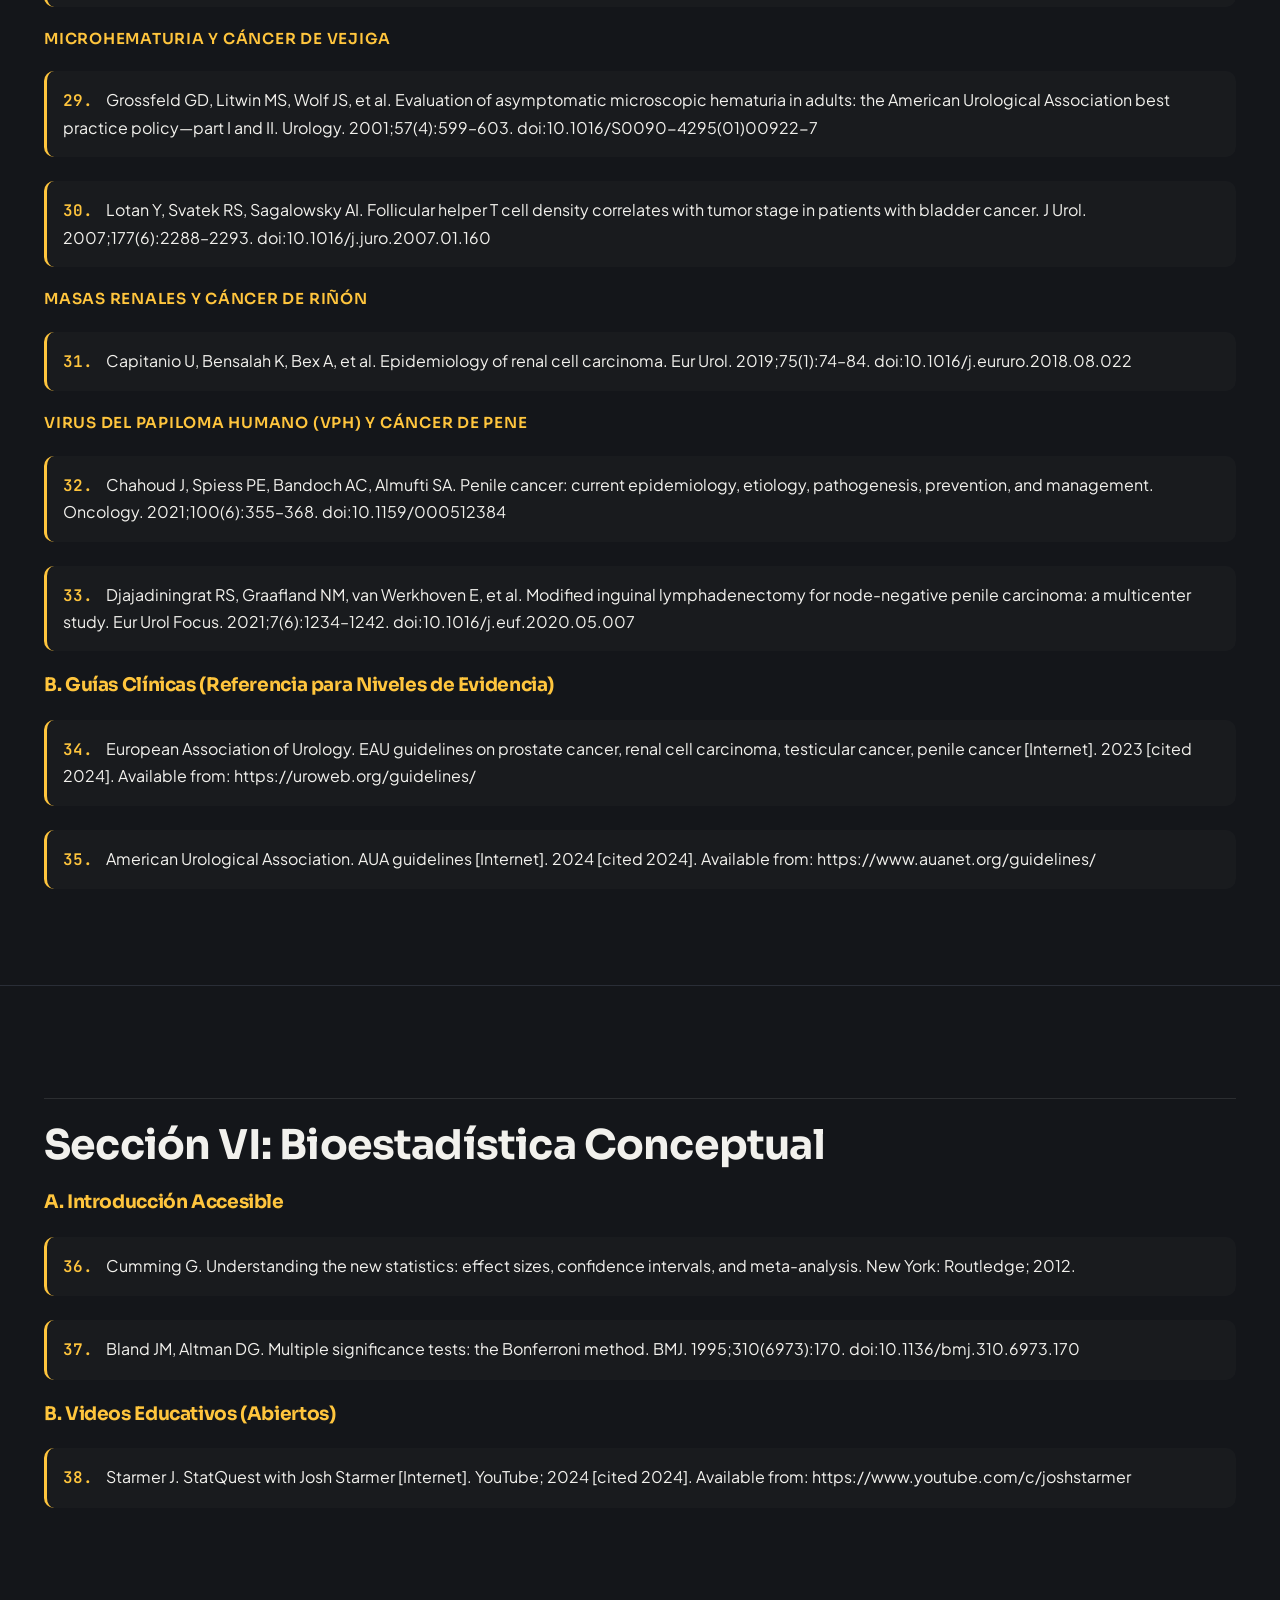
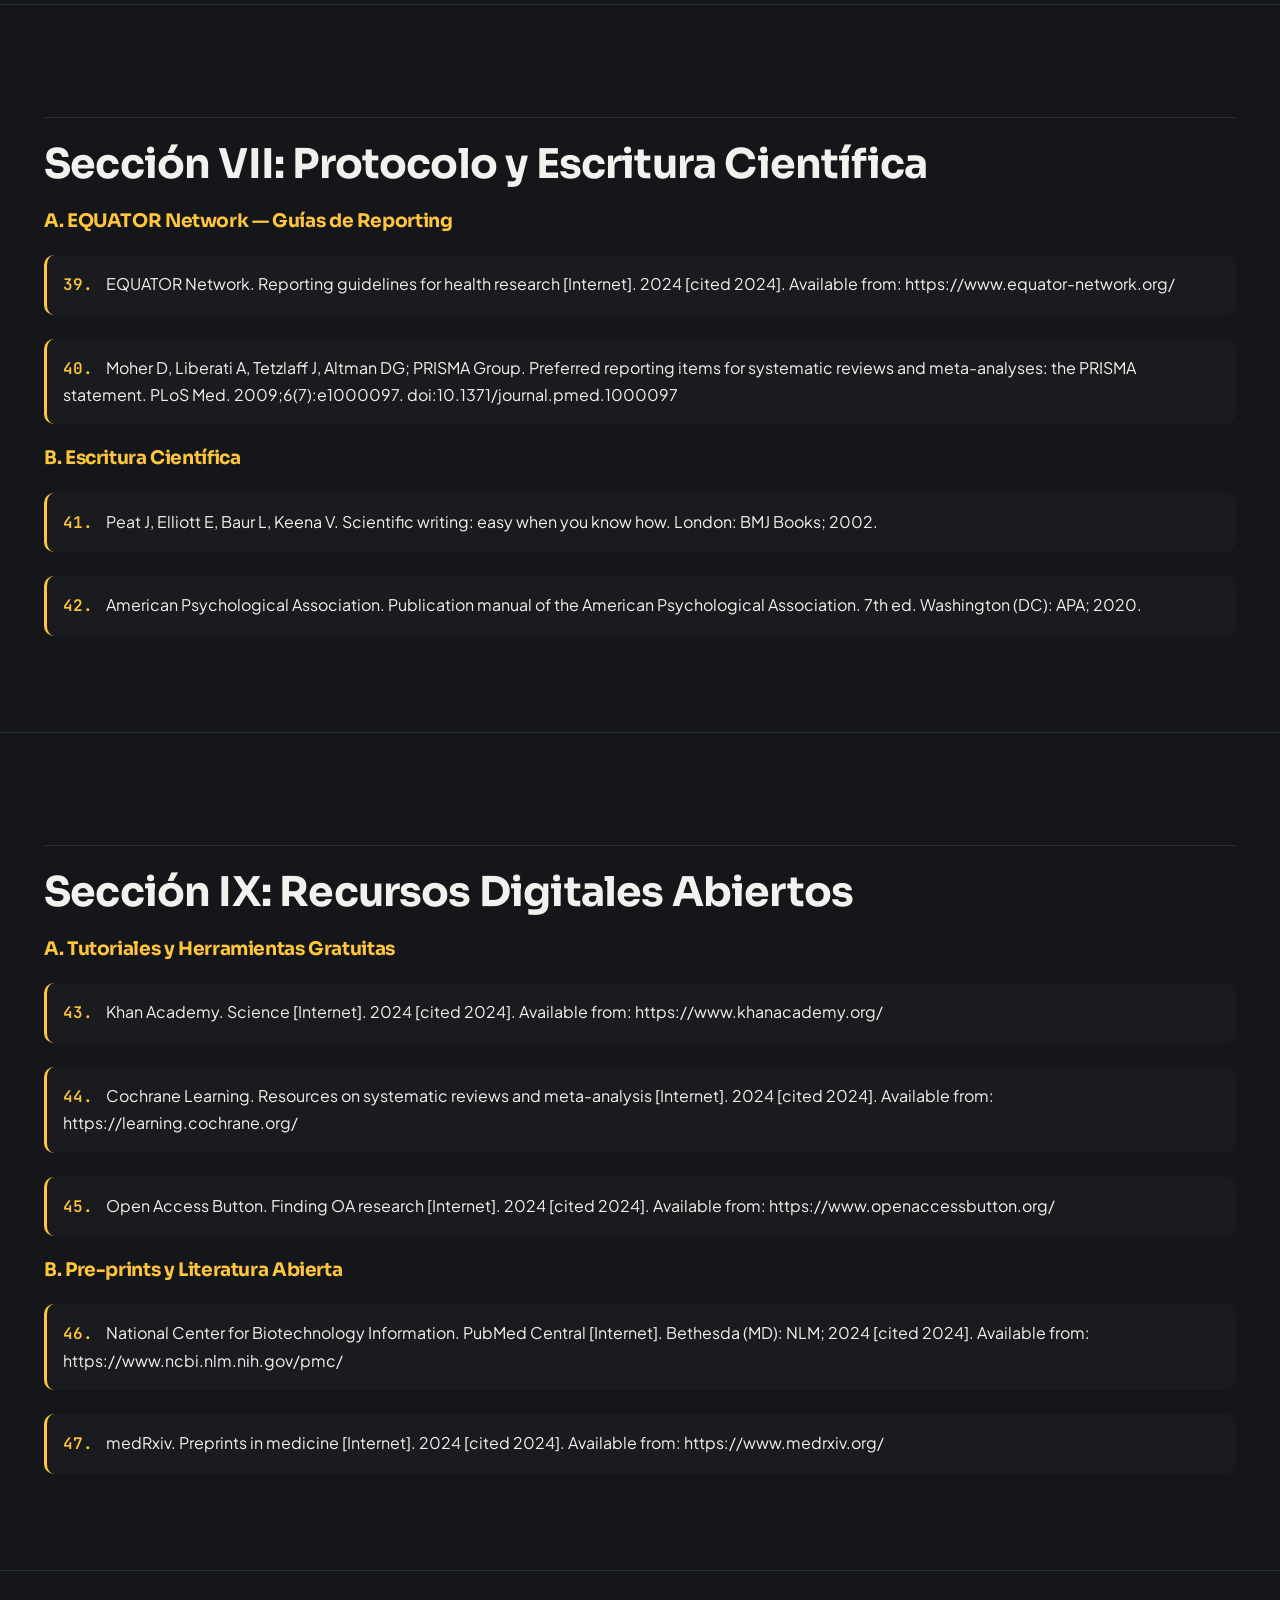
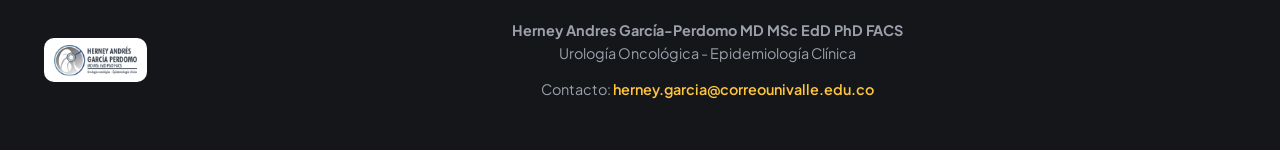
<file: referencias.html>
<!DOCTYPE html>
<html lang="es">

<head>
    <meta charset="UTF-8">
    <meta name="viewport" content="width=device-width, initial-scale=1.0">
    <title>Referencias — Investigación en Urología</title>
    <link rel="preconnect" href="https://fonts.googleapis.com">
    <link
        href="https://fonts.googleapis.com/css2?family=Sora:wght@700;800&family=Plus+Jakarta+Sans:wght@400;500;600;700&family=JetBrains+Mono:wght@500;600;700&display=swap"
        rel="stylesheet">
    <link rel="stylesheet" href="assets/styles.css">
    <noscript>
        <style>
            .reveal {
                opacity: 1 !important;
                transform: none !important;
            }
        </style>
    </noscript>
    <style>
        .ref-entry {
            margin: 1.5rem 0;
            padding: 1rem;
            background: rgba(255, 255, 255, 0.02);
            border-left: 3px solid var(--accent);
            border-radius: var(--radius-sm);
        }

        .ref-number {
            display: inline-block;
            font-family: var(--font-mono);
            font-weight: 600;
            color: var(--accent);
            margin-right: 0.5rem;
            min-width: 2rem;
        }

        .ref-text {
            line-height: 1.6;
        }

        .ref-relevancia {
            margin-top: 0.5rem;
            font-size: 0.875rem;
            color: var(--text-faint);
            font-style: italic;
        }

        .ref-section-header {
            margin-top: 2.5rem;
            margin-bottom: 1rem;
            border-top: 1px solid rgba(255, 255, 255, 0.1);
            padding-top: 1.5rem;
        }

        .ref-subsection {
            margin-top: 1.5rem;
            margin-bottom: 1rem;
        }

        .ref-subsection h4 {
            font-size: 0.95rem;
            font-weight: 600;
            color: var(--accent);
            text-transform: uppercase;
            letter-spacing: 0.05em;
        }

        .ref-table {
            width: 100%;
            margin: 1.5rem 0;
            border-collapse: collapse;
            font-size: 0.9rem;
        }

        .ref-table th,
        .ref-table td {
            padding: 0.75rem;
            text-align: left;
            border-bottom: 1px solid rgba(255, 255, 255, 0.1);
        }

        .ref-table th {
            font-weight: 600;
            color: var(--accent);
            background: rgba(255, 197, 61, 0.05);
        }

        .ref-table tr:hover {
            background: rgba(255, 255, 255, 0.02);
        }

        .ref-note {
            margin: 1.5rem 0;
            padding: 1rem;
            background: rgba(255, 197, 61, 0.05);
            border-left: 3px solid var(--accent);
            border-radius: var(--radius-sm);
            font-size: 0.9rem;
        }

        .ref-note strong {
            color: var(--accent);
        }

        .ref-availability {
            margin-top: 2rem;
            padding: 1.5rem;
            background: rgba(255, 255, 255, 0.03);
            border-radius: var(--radius-md);
        }

        .ref-availability h3 {
            margin-bottom: 1rem;
            color: var(--accent);
        }

        .ref-availability ul {
            list-style: none;
            padding-left: 0;
        }

        .ref-availability li {
            margin: 0.5rem 0;
            padding-left: 1.5rem;
            position: relative;
        }

        .ref-availability li:before {
            content: "→";
            position: absolute;
            left: 0;
            color: var(--accent);
        }

        .ref-conclusion {
            margin-top: 2rem;
            padding: 1.5rem;
            background: rgba(255, 255, 255, 0.02);
            border-radius: var(--radius-md);
            border-left: 3px solid var(--accent);
        }
    </style>
</head>

<body>
    <nav class="site-nav">
        <div class="nav-inner">
            <a href="index.html" class="nav-brand"><span class="brand-mark">U</span>Investigación Urológica</a>
            <div class="nav-links">
                <a href="index.html">Inicio</a>
                <a href="sesiones.html">Sesiones</a>
                <a href="rubricas.html">Rúbricas</a>
                <a href="plantillas.html">Plantillas</a>
                <a href="quiz-disenos.html">Quiz</a>
                <a href="referencias.html" class="active">Referencias</a>
            </div>
            <button class="nav-toggle" aria-label="Abrir menú">☰</button>
        </div>
    </nav>

    <section class="block" style="padding: 2rem 0 1.5rem;">
        <div class="container">
            <div class="section-head reveal">
                <h1 class="h-section" style="margin-bottom: 0;">Referencias</h1>
            </div>
        </div>
    </section>

    <!-- SECCIÓN I: EDUCACIÓN MÉDICA Y COMPETENCIAS -->
    <section class="block">
        <div class="container">
            <div class="ref-section-header">
                <h2 class="h-section" style="margin: 0;">Sección I: Educación Médica y Competencias</h2>
            </div>

            <div class="ref-subsection">
                <h3 style="color: var(--accent); margin-bottom: 1rem;">A. Competencias AAMC y Marcos Educativos</h3>
                <div class="ref-entry reveal">
                    <span class="ref-number">1.</span>
                    <span class="ref-text">Association of American Medical Colleges. Core competencies for entering
                        medical students [Internet]. 2020 [cited 2024]. Available from:
                        https://students-residents.aamc.org/media/15376/download</span>
                </div>

                <div class="ref-entry reveal">
                    <span class="ref-number">2.</span>
                    <span class="ref-text">McGaghie WC, Miller GE, Sajid AW, Telder TW. Competency-based medical
                        education: conceptual and practical considerations. Med Educ. 2011;45(10):1007–1015.
                        doi:10.1111/j.1365-2923.2011.04044.x</span>
                </div>

                <div class="ref-entry reveal">
                    <span class="ref-number">3.</span>
                    <span class="ref-text">Brew A. Research and teaching: beyond the divide. London: MacMillan Press;
                        2006.</span>
                </div>
            </div>

            <div class="ref-subsection">
                <h3 style="color: var(--accent); margin-bottom: 1rem;">B. Educación en Investigación para Pregrado</h3>
                <div class="ref-entry reveal">
                    <span class="ref-number">4.</span>
                    <span class="ref-text">Exploring the perception of undergraduate medical students about a
                        longitudinal and integrated research curriculum within a competential framework. BMC Med Educ.
                        2023;23(12):428. doi:10.1186/s12909-023-04321-x</span>
                </div>

                <div class="ref-entry reveal">
                    <span class="ref-number">5.</span>
                    <span class="ref-text">Perspectives of undergraduate medical students on research education and
                        their confidence in research skills: a cross-sectional study from Palestine. Adv Med Educ Pract.
                        2023;14:1265–1276. doi:10.2147/AMEP.S431896</span>
                </div>

                <div class="ref-entry reveal">
                    <span class="ref-number">6.</span>
                    <span class="ref-text">Undergraduate medical research: the student perspective. Med Educ Online.
                        2009;14:18. PMC2939395.</span>
                </div>

                <div class="ref-entry reveal">
                    <span class="ref-number">7.</span>
                    <span class="ref-text">Course-based research experience of undergraduate medical students through
                        project-based learning. Adv Med Educ Pract. 2020;11:207–219. doi:10.2147/AMEP.S230936</span>
                </div>
            </div>

            <div class="ref-subsection">
                <h3 style="color: var(--accent); margin-bottom: 1rem;">C. Enseñanza de Lectura Crítica y Appraisal</h3>
                <div class="ref-entry reveal">
                    <span class="ref-number">8.</span>
                    <span class="ref-text">An integrated practical evidence-based medicine curriculum: two small-group
                        sessions to teach PICO question formation and searching strategies. MedEdPORTAL. 2019;15:10795.
                        doi:10.15766/mep_2374-8265.9446</span>
                </div>

                <div class="ref-entry reveal">
                    <span class="ref-number">9.</span>
                    <span class="ref-text">Development and evaluation of an evidence-based medicine module in the
                        undergraduate medical curriculum. BMC Med Educ. 2020;20(1):181.
                        doi:10.1186/s12909-020-02181-7</span>
                </div>
            </div>
        </div>
    </section>

    <!-- SECCIÓN II: ÉTICA EN INVESTIGACIÓN Y REGULACIONES -->
    <section class="block">
        <div class="container">
            <div class="ref-section-header">
                <h2 class="h-section" style="margin: 0;">Sección II: Ética en Investigación y Regulaciones</h2>
            </div>

            <div class="ref-subsection">
                <h3 style="color: var(--accent); margin-bottom: 1rem;">A. Principios Éticos Fundamentales</h3>
                <div class="ref-entry reveal">
                    <span class="ref-number">10.</span>
                    <span class="ref-text">Department of Health and Human Services. Belmont Report: ethical principles
                        and guidelines for the protection of human subjects of research [Internet]. 1979 [cited 2024].
                        Available from: https://www.hhs.gov/ohrp/regulations-and-policy/belmont-report/index.html</span>
                </div>

                <div class="ref-entry reveal">
                    <span class="ref-number">11.</span>
                    <span class="ref-text">World Medical Association. Declaration of Helsinki – ethical principles for
                        medical research involving human subjects [Internet]. 2022 [cited 2024]. Available from:
                        https://www.wma.net/policies-post/wma-declaration-of-helsinki-ethical-principles-for-medical-research-involving-human-subjects/</span>
                </div>

                <div class="ref-entry reveal">
                    <span class="ref-number">12.</span>
                    <span class="ref-text">International Committee of Medical Journal Editors. Recommendations for the
                        conduct, reporting, editing, and publication of scholarly work in medical journals [Internet].
                        2023 [cited 2024]. Available from: https://www.icmje.org/recommendations/</span>
                </div>
            </div>

            <div class="ref-subsection">
                <h3 style="color: var(--accent); margin-bottom: 1rem;">B. Integridad en Investigación</h3>
                <div class="ref-entry reveal">
                    <span class="ref-number">13.</span>
                    <span class="ref-text">Bosch S, Albracht B. Research misconduct: a comprehensive review. J Med
                        Ethics. 2015;41(3):200–207. doi:10.1136/medethics-2014-102289</span>
                </div>

                <div class="ref-entry reveal">
                    <span class="ref-number">14.</span>
                    <span class="ref-text">Resnik DB. What is ethics in research & why does it matter? [Internet].
                        National Institute of Environmental Health Sciences; 2015 [cited 2024]. Available from:
                        https://www.niehs.nih.gov/research/resources/bioethics/whatis/</span>
                </div>
            </div>
        </div>
    </section>

    <!-- SECCIÓN III: MÉTODOS Y DISEÑOS DE ESTUDIO -->
    <section class="block">
        <div class="container">
            <div class="ref-section-header">
                <h2 class="h-section" style="margin: 0;">Sección III: Métodos y Diseños de Estudio</h2>
            </div>

            <div class="ref-subsection">
                <h3 style="color: var(--accent); margin-bottom: 1rem;">A. Libros de Texto y Capítulos</h3>
                <div class="ref-entry reveal">
                    <span class="ref-number">15.</span>
                    <span class="ref-text">Kirkwood BR, Sterne JAC. Essential medical statistics. 2nd ed. Oxford:
                        Blackwell Science; 2003.</span>
                </div>

                <div class="ref-entry reveal">
                    <span class="ref-number">16.</span>
<span class="ref-text">Ruiz Morales Á, Gómez Restrepo C. <a
        href="https://drive.google.com/file/d/1ulfG7CZ3vAnDV2wnn4qd3G6EycskH_tw/view?usp=drive_link"
        target="_blank">Epidemiología Clínica</a>: Investigación
    clínica aplicada. 2.ª ed. Bogotá: Editorial Médica Panamericana; 2015.</span>
                </div>

                <div class="ref-entry reveal">
                    <span class="ref-number">17.</span>
                    <span class="ref-text">Sackett DL, Rosenberg WMC, Muir Gray JA, Haynes RB, Richardson WS.
                        Evidence-based medicine: what it is and what it isn't. BMJ. 1996;312(7023):71–72.
                        doi:10.1136/bmj.312.7023.71</span>
                </div>
            </div>

            <div class="ref-subsection">
                <h3 style="color: var(--accent); margin-bottom: 1rem;">B. Herramientas de Appraisal Crítico</h3>
                <div class="ref-entry reveal">
                    <span class="ref-number">18.</span>
                    <span class="ref-text">Critical Appraisal Skills Programme. Checklists & guides [Internet]. Oxford:
                        CASP; 2024 [cited 2024]. Available from: https://casp-uk.net/</span>
                </div>

                <div class="ref-entry reveal">
                    <span class="ref-number">19.</span>
                    <span class="ref-text">Joanna Briggs Institute. JBI critical appraisal checklist [Internet]. 2024
                        [cited 2024]. Available from: https://jbi.global/critical-appraisal-tools</span>
                </div>
            </div>

            <div class="ref-subsection">
                <h3 style="color: var(--accent); margin-bottom: 1rem;">C. Niveles de Evidencia y Grados de Recomendación
                </h3>
                <div class="ref-entry reveal">
                    <span class="ref-number">20.</span>
                    <span class="ref-text">Grading of Recommendations, Assessment, Development and Evaluation. GRADE
                        handbook [Internet]. 2024 [cited 2024]. Available from: https://gradepro.org/</span>
                </div>

                <div class="ref-entry reveal">
                    <span class="ref-number">21.</span>
                    <span class="ref-text">Oxford Centre for Evidence-Based Medicine. Oxford levels of evidence
                        [Internet]. Oxford: University of Oxford; 2011 [cited 2024]. Available from:
                        https://www.cebm.ox.ac.uk/resources/levels-of-evidence</span>
            </div>
        </div>
        </div>
    </section>

    <!-- SECCIÓN IV: BÚSQUEDA BIBLIOGRÁFICA -->
    <section class="block">
        <div class="container">
            <div class="ref-section-header">
                <h2 class="h-section" style="margin: 0;">Sección IV: Metodología de Búsqueda Bibliográfica</h2>
            </div>

            <div class="ref-subsection">
                <h3 style="color: var(--accent); margin-bottom: 1rem;">A. PubMed y Bases de Datos</h3>
                <div class="ref-entry reveal">
                    <span class="ref-number">22.</span>
                    <span class="ref-text">U.S. National Library of Medicine. PubMed help [Internet]. Bethesda (MD):
                        NLM; 2024 [cited 2024]. Available from: https://pubmed.ncbi.nlm.nih.gov/help/</span>
                </div>

                <div class="ref-entry reveal">
                    <span class="ref-number">23.</span>
                    <span class="ref-text">Bramer WM, Rethlefsen ML, Murad MH, Mast MS. When and how to update
                        systematic reviews: consensus and recommendations. J Clin Epidemiol. 2017;84:11–18.
                        doi:10.1016/j.jclinepi.2016.11.004</span>
                </div>
            </div>

            <div class="ref-subsection">
                <h3 style="color: var(--accent); margin-bottom: 1rem;">B. Herramientas de Gestión de Referencias</h3>
                <div class="ref-entry reveal">
                    <span class="ref-number">24.</span>
                    <span class="ref-text">Qatar Computing Research Institute. Rayyan documentation [Internet]. 2024
                        [cited 2024]. Available from: https://www.rayyan.ai/</span>
                </div>

                <div class="ref-entry reveal">
                    <span class="ref-number">25.</span>
                    <span class="ref-text">Elsevier. Mendeley [Internet]. 2024 [cited 2024]. Available from:
                        https://www.mendeley.com/</span>
                </div>

                <div class="ref-entry reveal">
                    <span class="ref-number">26.</span>
                    <span class="ref-text">Corporation for Digital Scholarship. Zotero [Internet]. 2024 [cited 2024].
                        Available from: https://www.zotero.org/</span>
                </div>
            </div>
        </div>
    </section>

    <!-- SECCIÓN V: UROLOGÍA CLÍNICA -->
    <section class="block">
        <div class="container">
            <div class="ref-section-header">
                <h2 class="h-section" style="margin: 0;">Sección V: Urología Clínica — Ejemplos y Casos</h2>
            </div>


            <div class="ref-subsection">
                <h4>Screening y Prevención (Cáncer de Próstata)</h4>
                <div class="ref-entry reveal">
                    <span class="ref-number">27.</span>
                    <span class="ref-text">Schröder FH, Hugosson J, Roobol MJ, et al. Screening and prostate-cancer
                        mortality in a randomized European study. N Engl J Med. 2014;360(13):1320–1328.
                        doi:10.1056/NEJMoa0810084</span>
                </div>

                <div class="ref-entry reveal">
                    <span class="ref-number">28.</span>
                    <span class="ref-text">Grossfeld GD, Latini DM, Lubeck DP, et al. Predicting recurrence and
                        progression of prostate cancer. Cancer. 2007;109(12):2423–2430. doi:10.1002/cncr.22675</span>
                </div>
            </div>

            <div class="ref-subsection">
                <h4>Microhematuria y Cáncer de Vejiga</h4>
                <div class="ref-entry reveal">
                    <span class="ref-number">29.</span>
                    <span class="ref-text">Grossfeld GD, Litwin MS, Wolf JS, et al. Evaluation of asymptomatic
                        microscopic hematuria in adults: the American Urological Association best practice policy—part I
                        and II. Urology. 2001;57(4):599–603. doi:10.1016/S0090-4295(01)00922-7</span>
                </div>

                <div class="ref-entry reveal">
                    <span class="ref-number">30.</span>
                    <span class="ref-text">Lotan Y, Svatek RS, Sagalowsky AI. Follicular helper T cell density
                        correlates with tumor stage in patients with bladder cancer. J Urol. 2007;177(6):2288–2293.
                        doi:10.1016/j.juro.2007.01.160</span>
                </div>
            </div>

            <div class="ref-subsection">
                <h4>Masas Renales y Cáncer de Riñón</h4>
                <div class="ref-entry reveal">
                    <span class="ref-number">31.</span>
                    <span class="ref-text">Capitanio U, Bensalah K, Bex A, et al. Epidemiology of renal cell carcinoma.
                        Eur Urol. 2019;75(1):74–84. doi:10.1016/j.eururo.2018.08.022</span>
                </div>
            </div>

            <div class="ref-subsection">
                <h4>Virus del Papiloma Humano (VPH) y Cáncer de Pene</h4>
                <div class="ref-entry reveal">
                    <span class="ref-number">32.</span>
                    <span class="ref-text">Chahoud J, Spiess PE, Bandoch AC, Almufti SA. Penile cancer: current
                        epidemiology, etiology, pathogenesis, prevention, and management. Oncology. 2021;100(6):355–368.
                        doi:10.1159/000512384</span>
                </div>

                <div class="ref-entry reveal">
                    <span class="ref-number">33.</span>
                    <span class="ref-text">Djajadiningrat RS, Graafland NM, van Werkhoven E, et al. Modified inguinal
                        lymphadenectomy for node-negative penile carcinoma: a multicenter study. Eur Urol Focus.
                        2021;7(6):1234–1242. doi:10.1016/j.euf.2020.05.007</span>
                </div>
            </div>

            <div class="ref-subsection">
                <h3 style="color: var(--accent); margin-bottom: 1rem;">B. Guías Clínicas (Referencia para Niveles de
                    Evidencia)</h3>
                <div class="ref-entry reveal">
                    <span class="ref-number">34.</span>
                    <span class="ref-text">European Association of Urology. EAU guidelines on prostate cancer, renal
                        cell carcinoma, testicular cancer, penile cancer [Internet]. 2023 [cited 2024]. Available from:
                        https://uroweb.org/guidelines/</span>
                </div>

                <div class="ref-entry reveal">
                    <span class="ref-number">35.</span>
                    <span class="ref-text">American Urological Association. AUA guidelines [Internet]. 2024 [cited
                        2024]. Available from: https://www.auanet.org/guidelines/</span>
            </div>
        </div>
        </div>
    </section>

    <!-- SECCIÓN VI: BIOESTADÍSTICA -->
    <section class="block">
        <div class="container">
            <div class="ref-section-header">
                <h2 class="h-section" style="margin: 0;">Sección VI: Bioestadística Conceptual</h2>
            </div>

            <div class="ref-subsection">
                <h3 style="color: var(--accent); margin-bottom: 1rem;">A. Introducción Accesible</h3>
                <div class="ref-entry reveal">
                    <span class="ref-number">36.</span>
                    <span class="ref-text">Cumming G. Understanding the new statistics: effect sizes, confidence
                        intervals, and meta-analysis. New York: Routledge; 2012.</span>
                </div>

                <div class="ref-entry reveal">
                    <span class="ref-number">37.</span>
                    <span class="ref-text">Bland JM, Altman DG. Multiple significance tests: the Bonferroni method. BMJ.
                        1995;310(6973):170. doi:10.1136/bmj.310.6973.170</span>
                </div>
            </div>

            <div class="ref-subsection">
                <h3 style="color: var(--accent); margin-bottom: 1rem;">B. Videos Educativos (Abiertos)</h3>
                <div class="ref-entry reveal">
                    <span class="ref-number">38.</span>
                    <span class="ref-text">Starmer J. StatQuest with Josh Starmer [Internet]. YouTube; 2024 [cited
                        2024]. Available from: https://www.youtube.com/c/joshstarmer</span>
                </div>
            </div>
        </div>
    </section>

    <!-- SECCIÓN VII: PROTOCOLO Y ESCRITURA -->
    <section class="block">
        <div class="container">
            <div class="ref-section-header">
                <h2 class="h-section" style="margin: 0;">Sección VII: Protocolo y Escritura Científica</h2>
            </div>

            <div class="ref-subsection">
                <h3 style="color: var(--accent); margin-bottom: 1rem;">A. EQUATOR Network — Guías de Reporting</h3>
                <div class="ref-entry reveal">
                    <span class="ref-number">39.</span>
                    <span class="ref-text">EQUATOR Network. Reporting guidelines for health research [Internet]. 2024
                        [cited 2024]. Available from: https://www.equator-network.org/</span>
                </div>

                <div class="ref-entry reveal">
                    <span class="ref-number">40.</span>
                    <span class="ref-text">Moher D, Liberati A, Tetzlaff J, Altman DG; PRISMA Group. Preferred reporting
                        items for systematic reviews and meta-analyses: the PRISMA statement. PLoS Med.
                        2009;6(7):e1000097. doi:10.1371/journal.pmed.1000097</span>
                </div>
            </div>

            <div class="ref-subsection">
                <h3 style="color: var(--accent); margin-bottom: 1rem;">B. Escritura Científica</h3>
                <div class="ref-entry reveal">
                    <span class="ref-number">41.</span>
                    <span class="ref-text">Peat J, Elliott E, Baur L, Keena V. Scientific writing: easy when you know
                        how. London: BMJ Books; 2002.</span>
                </div>

                <div class="ref-entry reveal">
                    <span class="ref-number">42.</span>
                    <span class="ref-text">American Psychological Association. Publication manual of the American
                        Psychological Association. 7th ed. Washington (DC): APA; 2020.</span>
                </div>
            </div>
        </div>
    </section>

    <!-- SECCIÓN IX: RECURSOS DIGITALES -->
    <section class="block">
        <div class="container">
            <div class="ref-section-header">
                <h2 class="h-section" style="margin: 0;">Sección IX: Recursos Digitales Abiertos</h2>
            </div>

            <div class="ref-subsection">
                <h3 style="color: var(--accent); margin-bottom: 1rem;">A. Tutoriales y Herramientas Gratuitas</h3>
                <div class="ref-entry reveal">
                    <span class="ref-number">43.</span>
                    <span class="ref-text">Khan Academy. Science [Internet]. 2024 [cited 2024]. Available from:
                        https://www.khanacademy.org/</span>
                </div>

                <div class="ref-entry reveal">
                    <span class="ref-number">44.</span>
                    <span class="ref-text">Cochrane Learning. Resources on systematic reviews and meta-analysis
                        [Internet]. 2024 [cited 2024]. Available from: https://learning.cochrane.org/</span>
                </div>

                <div class="ref-entry reveal">
                    <span class="ref-number">45.</span>
                    <span class="ref-text">Open Access Button. Finding OA research [Internet]. 2024 [cited 2024].
                        Available from: https://www.openaccessbutton.org/</span>
                </div>
            </div>

            <div class="ref-subsection">
                <h3 style="color: var(--accent); margin-bottom: 1rem;">B. Pre-prints y Literatura Abierta</h3>
                <div class="ref-entry reveal">
                    <span class="ref-number">46.</span>
                    <span class="ref-text">National Center for Biotechnology Information. PubMed Central [Internet].
                        Bethesda (MD): NLM; 2024 [cited 2024]. Available from: https://www.ncbi.nlm.nih.gov/pmc/</span>
                </div>

                <div class="ref-entry reveal">
                    <span class="ref-number">47.</span>
                    <span class="ref-text">medRxiv. Preprints in medicine [Internet]. 2024 [cited 2024]. Available from:
                        https://www.medrxiv.org/</span>
                </div>
            </div>
        </div>
    </section>

    <footer class="site-footer">
        <div class="footer-inner">
            <img src="assets/LOGO_HERNEY.png" alt="Herney Andres García-Perdomo" class="footer-logo">
            <div class="footer-text">
                <p><strong>Herney Andres García-Perdomo MD MSc EdD PhD FACS</strong></p>
                <p>Urología Oncológica - Epidemiología Clínica</p>
                <p style="margin-top: 0.75rem;">Contacto: <a
                        href="mailto:herney.garcia@correounivalle.edu.co">herney.garcia@correounivalle.edu.co</a></p>
            </div>
        </div>
    </footer>

    <script src="assets/script.js"></script>
</body>

</html>
</file>
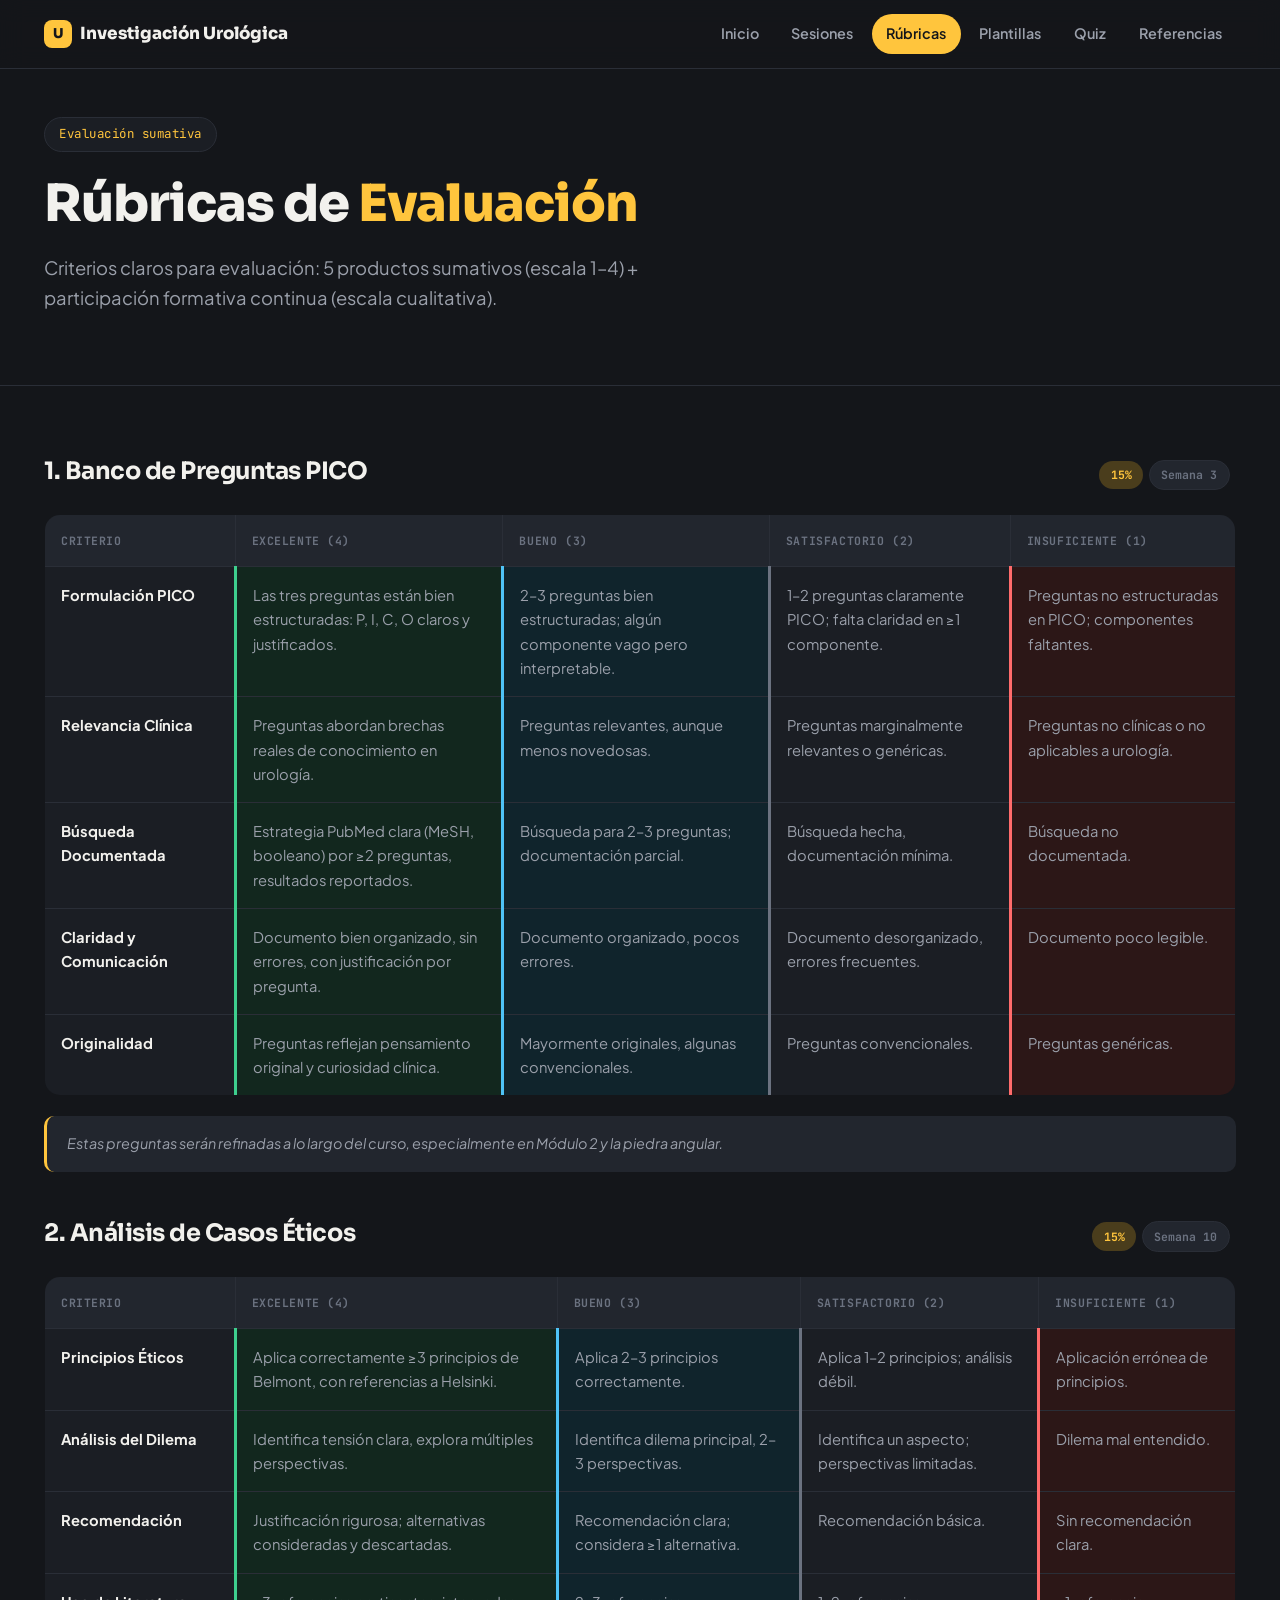
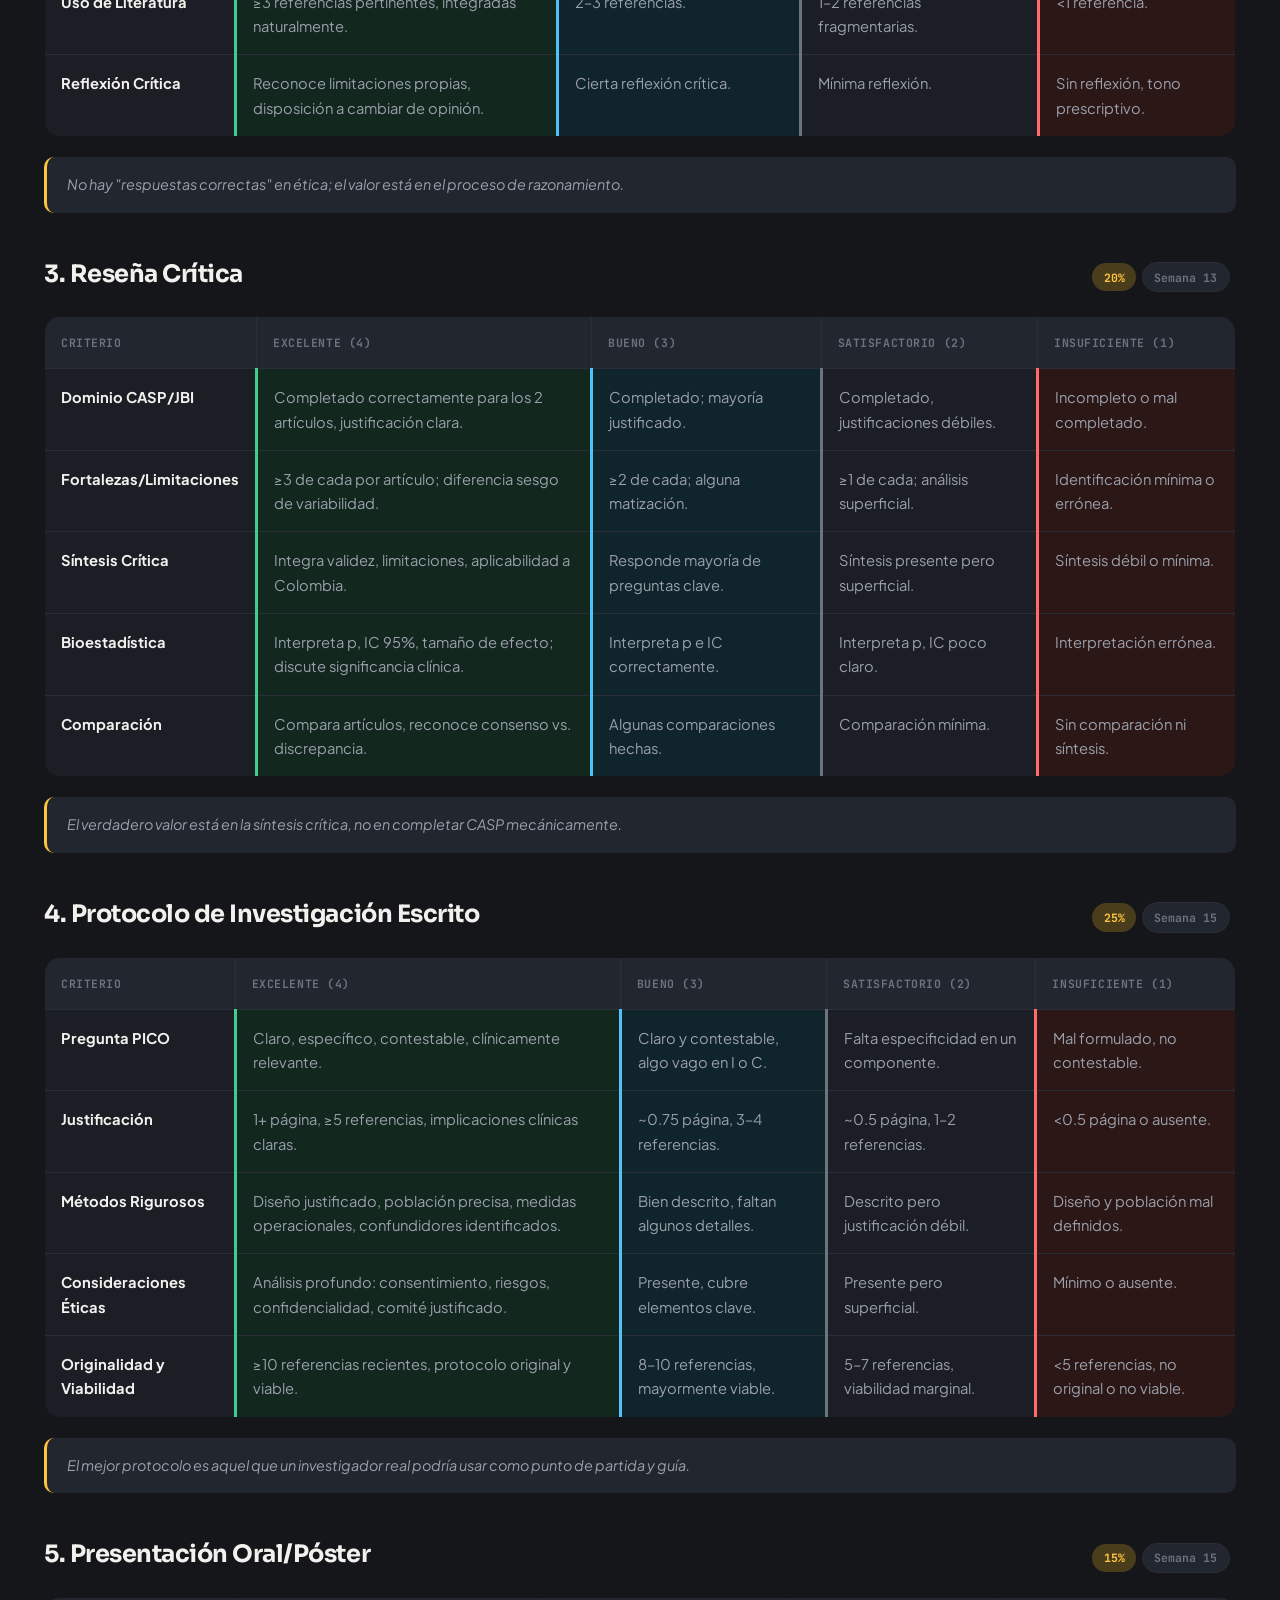
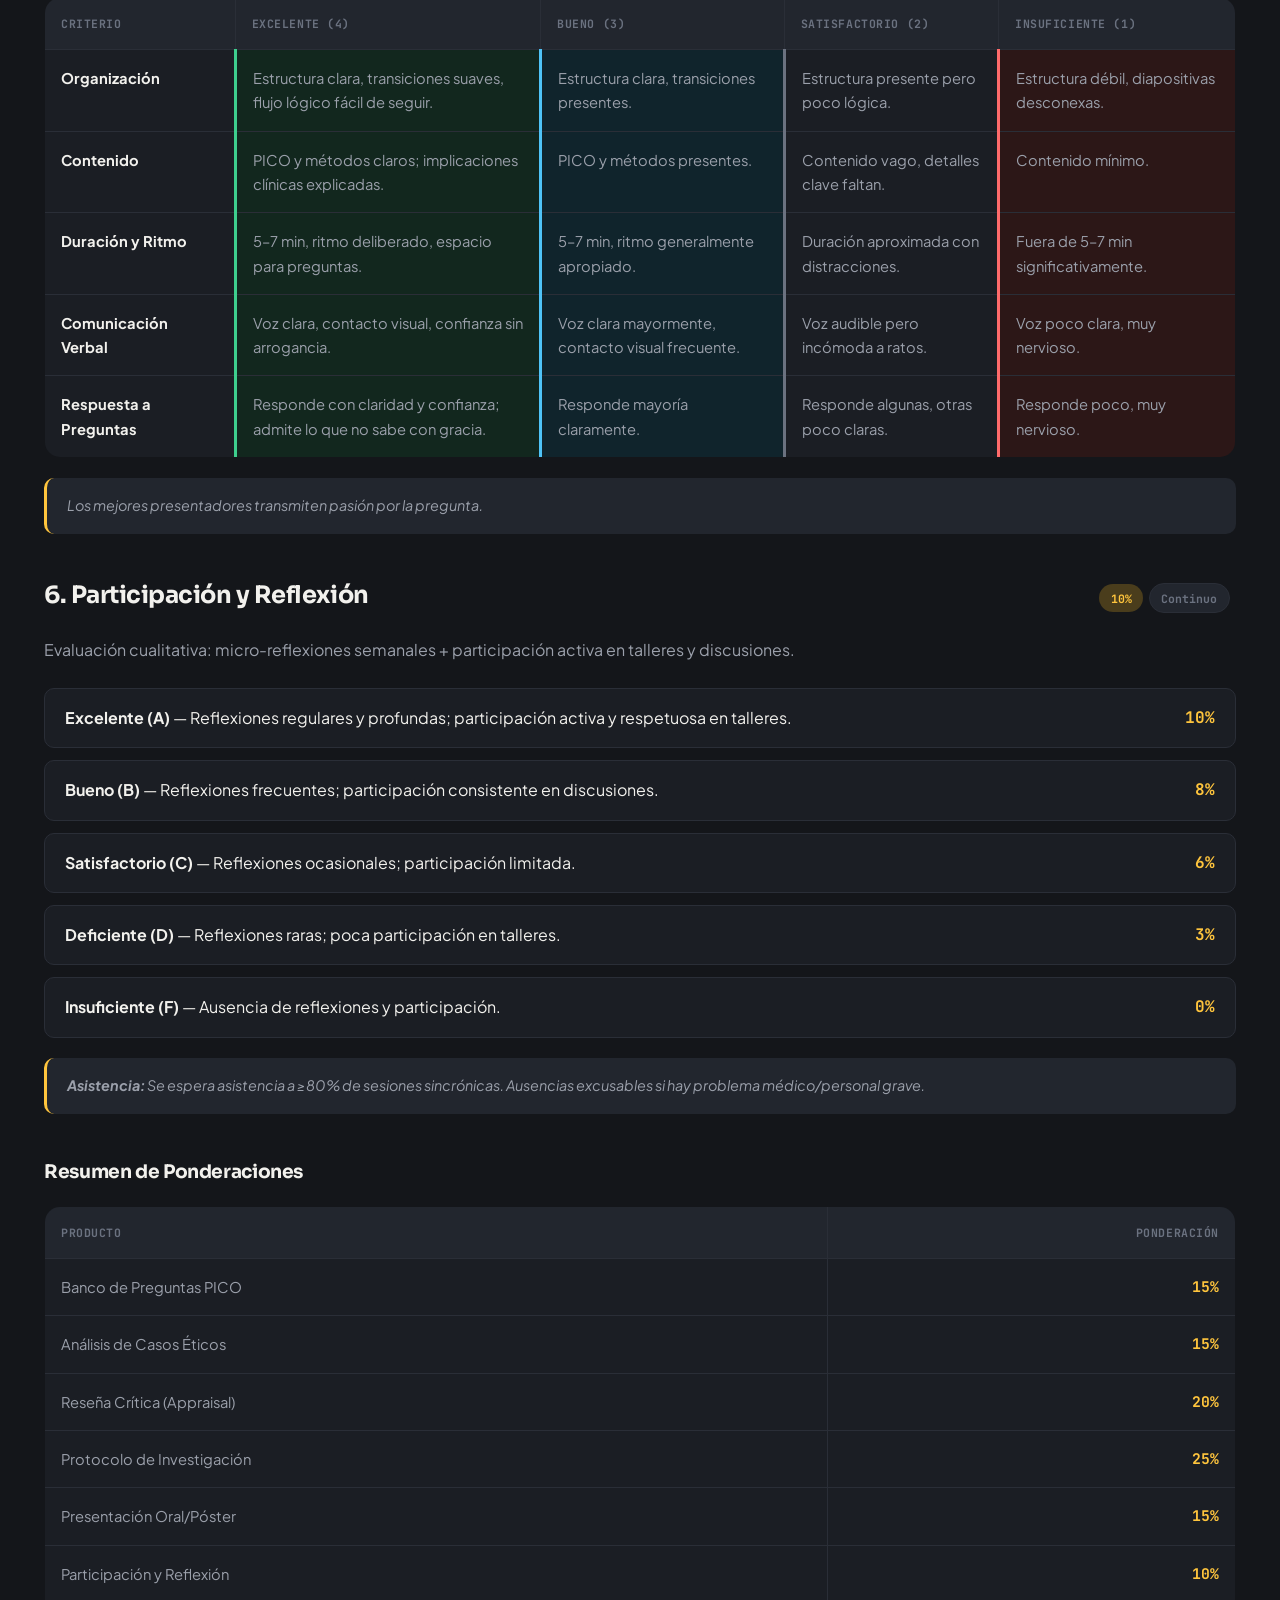
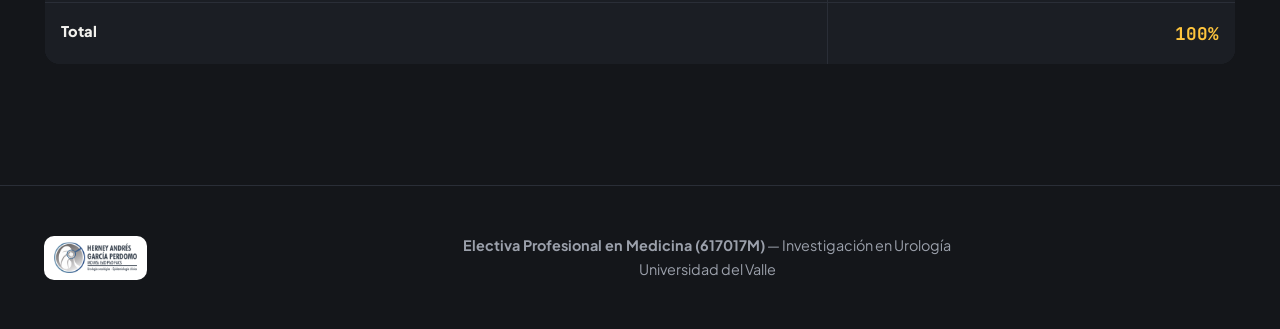
<file: rubricas.html>
<!DOCTYPE html>
<html lang="es">

<head>
    <meta charset="UTF-8">
    <meta name="viewport" content="width=device-width, initial-scale=1.0">
    <title>Rúbricas — Investigación en Urología</title>
    <link rel="preconnect" href="https://fonts.googleapis.com">
    <link
        href="https://fonts.googleapis.com/css2?family=Sora:wght@700;800&family=Plus+Jakarta+Sans:wght@400;500;600;700&family=JetBrains+Mono:wght@500;600;700&display=swap"
        rel="stylesheet">
    <link rel="stylesheet" href="assets/styles.css">
    <noscript>
        <style>
            .reveal {
                opacity: 1 !important;
                transform: none !important;
            }
        </style>
    </noscript>
    <style>
        .rubric-section {
            margin-bottom: 3rem;
        }

        .rubric-head {
            display: flex;
            align-items: baseline;
            justify-content: space-between;
            flex-wrap: wrap;
            gap: 1rem;
            margin-bottom: 1.5rem;
        }

        .rubric-head h3 {
            font-size: 1.5rem;
        }

        table {
            width: 100%;
            border-collapse: collapse;
            border: 1px solid var(--border);
            border-radius: var(--radius);
            overflow: hidden;
        }

        th,
        td {
            text-align: left;
            padding: 1rem;
            border: 1px solid var(--border);
            vertical-align: top;
            font-size: 0.92rem;
        }

        th {
            font-family: var(--font-mono);
            font-size: 0.72rem;
            text-transform: uppercase;
            letter-spacing: 0.05em;
            color: var(--text-faint);
            background: var(--bg-elevated-2);
        }

        td {
            color: var(--text-muted);
            background: var(--bg-elevated);
        }

        td.criterion {
            font-weight: 700;
            color: var(--text);
            width: 16%;
        }

        .lvl-4 {
            border-left: 3px solid var(--mod-2) !important;
            background: var(--mod-2-bg) !important;
        }

        .lvl-3 {
            border-left: 3px solid var(--mod-4) !important;
            background: var(--mod-4-bg) !important;
        }

        .lvl-2 {
            border-left: 3px solid var(--text-faint) !important;
        }

        .lvl-1 {
            border-left: 3px solid var(--mod-5) !important;
            background: var(--mod-5-bg) !important;
        }

        .note-box {
            background: var(--bg-elevated-2);
            border-left: 3px solid var(--accent);
            padding: 1rem 1.25rem;
            border-radius: var(--radius-sm);
            margin-top: 1.25rem;
            font-size: 0.9rem;
            font-style: italic;
            color: var(--text-muted);
        }

        .weights-table td,
        .weights-table th {
            text-align: left;
        }

        .weights-table .num {
            font-family: var(--font-mono);
            font-weight: 700;
            color: var(--accent);
            text-align: right;
        }

        .scale-list {
            display: flex;
            flex-direction: column;
            gap: 0.75rem;
        }

        .scale-row {
            display: flex;
            justify-content: space-between;
            padding: 1rem 1.25rem;
            background: var(--bg-elevated);
            border: 1px solid var(--border);
            border-radius: var(--radius-sm);
        }

        .scale-range {
            font-family: var(--font-mono);
            font-weight: 700;
            color: var(--accent);
        }

        @media (max-width: 768px) {

            table,
            thead,
            tbody,
            th,
            td,
            tr {
                display: block;
            }

            thead {
                display: none;
            }

            tr {
                margin-bottom: 1rem;
                border: 1px solid var(--border);
                border-radius: var(--radius-sm);
                overflow: hidden;
            }

            td {
                border: none;
                border-bottom: 1px solid var(--border);
            }

            td.criterion {
                background: var(--bg-elevated-2);
            }
        }
    </style>
</head>

<body>
    <nav class="site-nav">
        <div class="nav-inner">
            <a href="index.html" class="nav-brand"><span class="brand-mark">U</span>Investigación Urológica</a>
            <div class="nav-links">
                <a href="index.html">Inicio</a>
                <a href="sesiones.html">Sesiones</a>
                <a href="rubricas.html" class="active">Rúbricas</a>
                <a href="plantillas.html">Plantillas</a>
                <a href="quiz-disenos.html">Quiz</a>
                <a href="referencias.html">Referencias</a>
            </div>
            <button class="nav-toggle" aria-label="Abrir menú">☰</button>
        </div>
    </nav>

    <header class="hero" style="padding: 3rem 0 2.5rem;">
        <div class="container">
            <div class="hero-eyebrow">Evaluación sumativa</div>
            <h1 class="h-display" style="font-size: clamp(2rem, 4.5vw, 3.2rem);">Rúbricas de <span
                    class="text-accent">Evaluación</span></h1>
            <p class="lede">Criterios claros para evaluación: 5 productos sumativos (escala 1–4) + participación
                formativa continua (escala cualitativa).
            </p>
        </div>
    </header>

    <section class="block">
        <div class="container">

            <!-- Rúbrica 1 -->
            <div class="rubric-section reveal">
                <div class="rubric-head">
                    <h3>1. Banco de Preguntas PICO</h3>
                    <div><span class="tag-pill tag-weight">15%</span><span class="tag-pill tag-week">Semana 3</span>
                    </div>
                </div>
                <div style="overflow-x:auto;">
                    <table>
                        <thead>
                            <tr>
                                <th>Criterio</th>
                                <th>Excelente (4)</th>
                                <th>Bueno (3)</th>
                                <th>Satisfactorio (2)</th>
                                <th>Insuficiente (1)</th>
                            </tr>
                        </thead>
                        <tbody>
                            <tr>
                                <td class="criterion">Formulación PICO</td>
                                <td class="lvl-4">Las tres preguntas están bien estructuradas: P, I, C, O claros y
                                    justificados.</td>
                                <td class="lvl-3">2–3 preguntas bien estructuradas; algún componente vago pero
                                    interpretable.</td>
                                <td class="lvl-2">1–2 preguntas claramente PICO; falta claridad en ≥1 componente.</td>
                                <td class="lvl-1">Preguntas no estructuradas en PICO; componentes faltantes.</td>
                            </tr>
                            <tr>
                                <td class="criterion">Relevancia Clínica</td>
                                <td class="lvl-4">Preguntas abordan brechas reales de conocimiento en urología.</td>
                                <td class="lvl-3">Preguntas relevantes, aunque menos novedosas.</td>
                                <td class="lvl-2">Preguntas marginalmente relevantes o genéricas.</td>
                                <td class="lvl-1">Preguntas no clínicas o no aplicables a urología.</td>
                            </tr>
                            <tr>
                                <td class="criterion">Búsqueda Documentada</td>
                                <td class="lvl-4">Estrategia PubMed clara (MeSH, booleano) por ≥2 preguntas, resultados
                                    reportados.</td>
                                <td class="lvl-3">Búsqueda para 2–3 preguntas; documentación parcial.</td>
                                <td class="lvl-2">Búsqueda hecha, documentación mínima.</td>
                                <td class="lvl-1">Búsqueda no documentada.</td>
                            </tr>
                            <tr>
                                <td class="criterion">Claridad y Comunicación</td>
                                <td class="lvl-4">Documento bien organizado, sin errores, con justificación por
                                    pregunta.</td>
                                <td class="lvl-3">Documento organizado, pocos errores.</td>
                                <td class="lvl-2">Documento desorganizado, errores frecuentes.</td>
                                <td class="lvl-1">Documento poco legible.</td>
                            </tr>
                            <tr>
                                <td class="criterion">Originalidad</td>
                                <td class="lvl-4">Preguntas reflejan pensamiento original y curiosidad clínica.</td>
                                <td class="lvl-3">Mayormente originales, algunas convencionales.</td>
                                <td class="lvl-2">Preguntas convencionales.</td>
                                <td class="lvl-1">Preguntas genéricas.</td>
                            </tr>
                        </tbody>
                    </table>
                </div>
                <div class="note-box">Estas preguntas serán refinadas a lo largo del curso, especialmente en Módulo 2 y
                    la piedra angular.</div>
            </div>

            <!-- Rúbrica 2 -->
            <div class="rubric-section reveal">
                <div class="rubric-head">
                    <h3>2. Análisis de Casos Éticos</h3>
                    <div><span class="tag-pill tag-weight">15%</span><span class="tag-pill tag-week">Semana 10</span>
                    </div>
                </div>
                <div style="overflow-x:auto;">
                    <table>
                        <thead>
                            <tr>
                                <th>Criterio</th>
                                <th>Excelente (4)</th>
                                <th>Bueno (3)</th>
                                <th>Satisfactorio (2)</th>
                                <th>Insuficiente (1)</th>
                            </tr>
                        </thead>
                        <tbody>
                            <tr>
                                <td class="criterion">Principios Éticos</td>
                                <td class="lvl-4">Aplica correctamente ≥3 principios de Belmont, con referencias a
                                    Helsinki.</td>
                                <td class="lvl-3">Aplica 2–3 principios correctamente.</td>
                                <td class="lvl-2">Aplica 1–2 principios; análisis débil.</td>
                                <td class="lvl-1">Aplicación errónea de principios.</td>
                            </tr>
                            <tr>
                                <td class="criterion">Análisis del Dilema</td>
                                <td class="lvl-4">Identifica tensión clara, explora múltiples perspectivas.</td>
                                <td class="lvl-3">Identifica dilema principal, 2–3 perspectivas.</td>
                                <td class="lvl-2">Identifica un aspecto; perspectivas limitadas.</td>
                                <td class="lvl-1">Dilema mal entendido.</td>
                            </tr>
                            <tr>
                                <td class="criterion">Recomendación</td>
                                <td class="lvl-4">Justificación rigurosa; alternativas consideradas y descartadas.</td>
                                <td class="lvl-3">Recomendación clara; considera ≥1 alternativa.</td>
                                <td class="lvl-2">Recomendación básica.</td>
                                <td class="lvl-1">Sin recomendación clara.</td>
                            </tr>
                            <tr>
                                <td class="criterion">Uso de Literatura</td>
                                <td class="lvl-4">≥3 referencias pertinentes, integradas naturalmente.</td>
                                <td class="lvl-3">2–3 referencias.</td>
                                <td class="lvl-2">1–2 referencias fragmentarias.</td>
                                <td class="lvl-1">&lt;1 referencia.</td>
                            </tr>
                            <tr>
                                <td class="criterion">Reflexión Crítica</td>
                                <td class="lvl-4">Reconoce limitaciones propias, disposición a cambiar de opinión.</td>
                                <td class="lvl-3">Cierta reflexión crítica.</td>
                                <td class="lvl-2">Mínima reflexión.</td>
                                <td class="lvl-1">Sin reflexión, tono prescriptivo.</td>
                            </tr>
                        </tbody>
                    </table>
                </div>
                <div class="note-box">No hay "respuestas correctas" en ética; el valor está en el proceso de
                    razonamiento.</div>
            </div>

            <!-- Rúbrica 3 -->
            <div class="rubric-section reveal">
                <div class="rubric-head">
                    <h3>3. Reseña Crítica </h3>
                    <div><span class="tag-pill tag-weight">20%</span><span class="tag-pill tag-week">Semana 13</span>
                    </div>
                </div>
                <div style="overflow-x:auto;">
                    <table>
                        <thead>
                            <tr>
                                <th>Criterio</th>
                                <th>Excelente (4)</th>
                                <th>Bueno (3)</th>
                                <th>Satisfactorio (2)</th>
                                <th>Insuficiente (1)</th>
                            </tr>
                        </thead>
                        <tbody>
                            <tr>
                                <td class="criterion">Dominio CASP/JBI</td>
                                <td class="lvl-4">Completado correctamente para los 2 artículos, justificación clara.</td>
                                <td class="lvl-3">Completado; mayoría justificado.</td>
                                <td class="lvl-2">Completado, justificaciones débiles.</td>
                                <td class="lvl-1">Incompleto o mal completado.</td>
                            </tr>
                            <tr>
                                <td class="criterion">Fortalezas/Limitaciones</td>
                                <td class="lvl-4">≥3 de cada por artículo; diferencia sesgo de variabilidad.</td>
                                <td class="lvl-3">≥2 de cada; alguna matización.</td>
                                <td class="lvl-2">≥1 de cada; análisis superficial.</td>
                                <td class="lvl-1">Identificación mínima o errónea.</td>
                            </tr>
                            <tr>
                                <td class="criterion">Síntesis Crítica</td>
                                <td class="lvl-4">Integra validez, limitaciones, aplicabilidad a Colombia.</td>
                                <td class="lvl-3">Responde mayoría de preguntas clave.</td>
                                <td class="lvl-2">Síntesis presente pero superficial.</td>
                                <td class="lvl-1">Síntesis débil o mínima.</td>
                            </tr>
                            <tr>
                                <td class="criterion">Bioestadística</td>
                                <td class="lvl-4">Interpreta p, IC 95%, tamaño de efecto; discute significancia clínica.
                                </td>
                                <td class="lvl-3">Interpreta p e IC correctamente.</td>
                                <td class="lvl-2">Interpreta p, IC poco claro.</td>
                                <td class="lvl-1">Interpretación errónea.</td>
                            </tr>
                            <tr>
                                <td class="criterion">Comparación</td>
                                <td class="lvl-4">Compara artículos, reconoce consenso vs. discrepancia.</td>
                                <td class="lvl-3">Algunas comparaciones hechas.</td>
                                <td class="lvl-2">Comparación mínima.</td>
                                <td class="lvl-1">Sin comparación ni síntesis.</td>
                            </tr>
                        </tbody>
                    </table>
                </div>
                <div class="note-box">El verdadero valor está en la síntesis crítica, no en completar CASP
                    mecánicamente.</div>
            </div>

            <!-- Rúbrica 4 -->
            <div class="rubric-section reveal">
                <div class="rubric-head">
                    <h3>4. Protocolo de Investigación Escrito</h3>
                    <div><span class="tag-pill tag-weight">25%</span><span class="tag-pill tag-week">Semana 15</span>
                    </div>
                </div>
                <div style="overflow-x:auto;">
                    <table>
                        <thead>
                            <tr>
                                <th>Criterio</th>
                                <th>Excelente (4)</th>
                                <th>Bueno (3)</th>
                                <th>Satisfactorio (2)</th>
                                <th>Insuficiente (1)</th>
                            </tr>
                        </thead>
                        <tbody>
                            <tr>
                                <td class="criterion">Pregunta PICO</td>
                                <td class="lvl-4">Claro, específico, contestable, clínicamente relevante.</td>
                                <td class="lvl-3">Claro y contestable, algo vago en I o C.</td>
                                <td class="lvl-2">Falta especificidad en un componente.</td>
                                <td class="lvl-1">Mal formulado, no contestable.</td>
                            </tr>
                            <tr>
                                <td class="criterion">Justificación</td>
                                <td class="lvl-4">1+ página, ≥5 referencias, implicaciones clínicas claras.</td>
                                <td class="lvl-3">~0.75 página, 3–4 referencias.</td>
                                <td class="lvl-2">~0.5 página, 1–2 referencias.</td>
                                <td class="lvl-1">&lt;0.5 página o ausente.</td>
                            </tr>
                            <tr>
                                <td class="criterion">Métodos Rigurosos</td>
                                <td class="lvl-4">Diseño justificado, población precisa, medidas operacionales,
                                    confundidores identificados.</td>
                                <td class="lvl-3">Bien descrito, faltan algunos detalles.</td>
                                <td class="lvl-2">Descrito pero justificación débil.</td>
                                <td class="lvl-1">Diseño y población mal definidos.</td>
                            </tr>
                            <tr>
                                <td class="criterion">Consideraciones Éticas</td>
                                <td class="lvl-4">Análisis profundo: consentimiento, riesgos, confidencialidad, comité
                                    justificado.</td>
                                <td class="lvl-3">Presente, cubre elementos clave.</td>
                                <td class="lvl-2">Presente pero superficial.</td>
                                <td class="lvl-1">Mínimo o ausente.</td>
                            </tr>
                            <tr>
                                <td class="criterion">Originalidad y Viabilidad</td>
                                <td class="lvl-4">≥10 referencias recientes, protocolo original y viable.</td>
                                <td class="lvl-3">8–10 referencias, mayormente viable.</td>
                                <td class="lvl-2">5–7 referencias, viabilidad marginal.</td>
                                <td class="lvl-1">&lt;5 referencias, no original o no viable.</td>
                            </tr>
                        </tbody>
                    </table>
                </div>
                <div class="note-box">El mejor protocolo es aquel que un investigador real podría usar como punto de
                    partida y guía.</div>
            </div>

            <!-- Rúbrica 5 -->
            <div class="rubric-section reveal">
                <div class="rubric-head">
                    <h3>5. Presentación Oral/Póster</h3>
                    <div><span class="tag-pill tag-weight">15%</span><span class="tag-pill tag-week">Semana 15</span>
                    </div>
                </div>
                <div style="overflow-x:auto;">
                    <table>
                        <thead>
                            <tr>
                                <th>Criterio</th>
                                <th>Excelente (4)</th>
                                <th>Bueno (3)</th>
                                <th>Satisfactorio (2)</th>
                                <th>Insuficiente (1)</th>
                            </tr>
                        </thead>
                        <tbody>
                            <tr>
                                <td class="criterion">Organización</td>
                                <td class="lvl-4">Estructura clara, transiciones suaves, flujo lógico fácil de seguir.
                                </td>
                                <td class="lvl-3">Estructura clara, transiciones presentes.</td>
                                <td class="lvl-2">Estructura presente pero poco lógica.</td>
                                <td class="lvl-1">Estructura débil, diapositivas desconexas.</td>
                            </tr>
                            <tr>
                                <td class="criterion">Contenido</td>
                                <td class="lvl-4">PICO y métodos claros; implicaciones clínicas explicadas.</td>
                                <td class="lvl-3">PICO y métodos presentes.</td>
                                <td class="lvl-2">Contenido vago, detalles clave faltan.</td>
                                <td class="lvl-1">Contenido mínimo.</td>
                            </tr>
                            <tr>
                                <td class="criterion">Duración y Ritmo</td>
                                <td class="lvl-4">5–7 min, ritmo deliberado, espacio para preguntas.</td>
                                <td class="lvl-3">5–7 min, ritmo generalmente apropiado.</td>
                                <td class="lvl-2">Duración aproximada con distracciones.</td>
                                <td class="lvl-1">Fuera de 5–7 min significativamente.</td>
                            </tr>
                            <tr>
                                <td class="criterion">Comunicación Verbal</td>
                                <td class="lvl-4">Voz clara, contacto visual, confianza sin arrogancia.</td>
                                <td class="lvl-3">Voz clara mayormente, contacto visual frecuente.</td>
                                <td class="lvl-2">Voz audible pero incómoda a ratos.</td>
                                <td class="lvl-1">Voz poco clara, muy nervioso.</td>
                            </tr>
                            <tr>
                                <td class="criterion">Respuesta a Preguntas</td>
                                <td class="lvl-4">Responde con claridad y confianza; admite lo que no sabe con gracia.
                                </td>
                                <td class="lvl-3">Responde mayoría claramente.</td>
                                <td class="lvl-2">Responde algunas, otras poco claras.</td>
                                <td class="lvl-1">Responde poco, muy nervioso.</td>
                            </tr>
                        </tbody>
                    </table>
                </div>
                <div class="note-box">Los mejores presentadores transmiten pasión por la
                    pregunta.</div>
            </div>

            <!-- Rúbrica 6 -->
            <div class="rubric-section reveal">
                <div class="rubric-head">
                    <h3>6. Participación y Reflexión</h3>
                    <div><span class="tag-pill tag-weight">10%</span><span class="tag-pill tag-week">Continuo</span>
                    </div>
                </div>
                <p style="color: var(--text-muted); margin-bottom: 1.5rem;">Evaluación cualitativa: micro-reflexiones
                    semanales + participación activa en talleres y discusiones.</p>
                <div class="scale-list">
                    <div class="scale-row">
                        <span><strong>Excelente (A)</strong> — Reflexiones regulares y profundas; participación activa y
                            respetuosa en talleres.</span>
                        <span class="scale-range">10%</span>
                    </div>
                    <div class="scale-row">
                        <span><strong>Bueno (B)</strong> — Reflexiones frecuentes; participación consistente en
                            discusiones.</span>
                        <span class="scale-range">8%</span>
                    </div>
                    <div class="scale-row">
                        <span><strong>Satisfactorio (C)</strong> — Reflexiones ocasionales; participación
                            limitada.</span>
                        <span class="scale-range">6%</span>
                    </div>
                    <div class="scale-row">
                        <span><strong>Deficiente (D)</strong> — Reflexiones raras; poca participación en
                            talleres.</span>
                        <span class="scale-range">3%</span>
                    </div>
                    <div class="scale-row">
                        <span><strong>Insuficiente (F)</strong> — Ausencia de reflexiones y participación.</span>
                        <span class="scale-range">0%</span>
                    </div>
                </div>
                <div class="note-box"><strong>Asistencia:</strong> Se espera asistencia a ≥80% de sesiones sincrónicas.
                    Ausencias excusables si hay problema médico/personal grave.</div>
            </div>

            <!-- Resumen ponderaciones -->
            <div class="rubric-section reveal">
                <h3 style="margin-bottom: 1.5rem;">Resumen de Ponderaciones</h3>
                <table class="weights-table">
                    <thead>
                        <tr>
                            <th>Producto</th>
                            <th style="text-align:right;">Ponderación</th>
                        </tr>
                    </thead>
                    <tbody>
                        <tr>
                            <td>Banco de Preguntas PICO</td>
                            <td class="num">15%</td>
                        </tr>
                        <tr>
                            <td>Análisis de Casos Éticos</td>
                            <td class="num">15%</td>
                        </tr>
                        <tr>
                            <td>Reseña Crítica (Appraisal)</td>
                            <td class="num">20%</td>
                        </tr>
                        <tr>
                            <td>Protocolo de Investigación</td>
                            <td class="num">25%</td>
                        </tr>
                        <tr>
                            <td>Presentación Oral/Póster</td>
                            <td class="num">15%</td>
                        </tr>
                        <tr>
                            <td>Participación y Reflexión</td>
                            <td class="num">10%</td>
                        </tr>
                        <tr style="background: var(--bg-elevated-2);">
                            <td style="font-weight:800; color: var(--text);">Total</td>
                            <td class="num" style="font-size:1.1rem;">100%</td>
                        </tr>
                    </tbody>
                </table>
            </div>


        </div>
    </section>

    <footer class="site-footer">
        <div class="footer-inner">
            <img src="assets/LOGO_HERNEY.png" alt="Herney Andres García-Perdomo" class="footer-logo">
            <div class="footer-text">
                <p><strong>Electiva Profesional en Medicina (617017M)</strong> — Investigación en Urología</p>
                <p>Universidad del Valle</p>
            </div>
        </div>
    </footer>

    <script src="assets/script.js"></script>
</body>

</html>
</file>
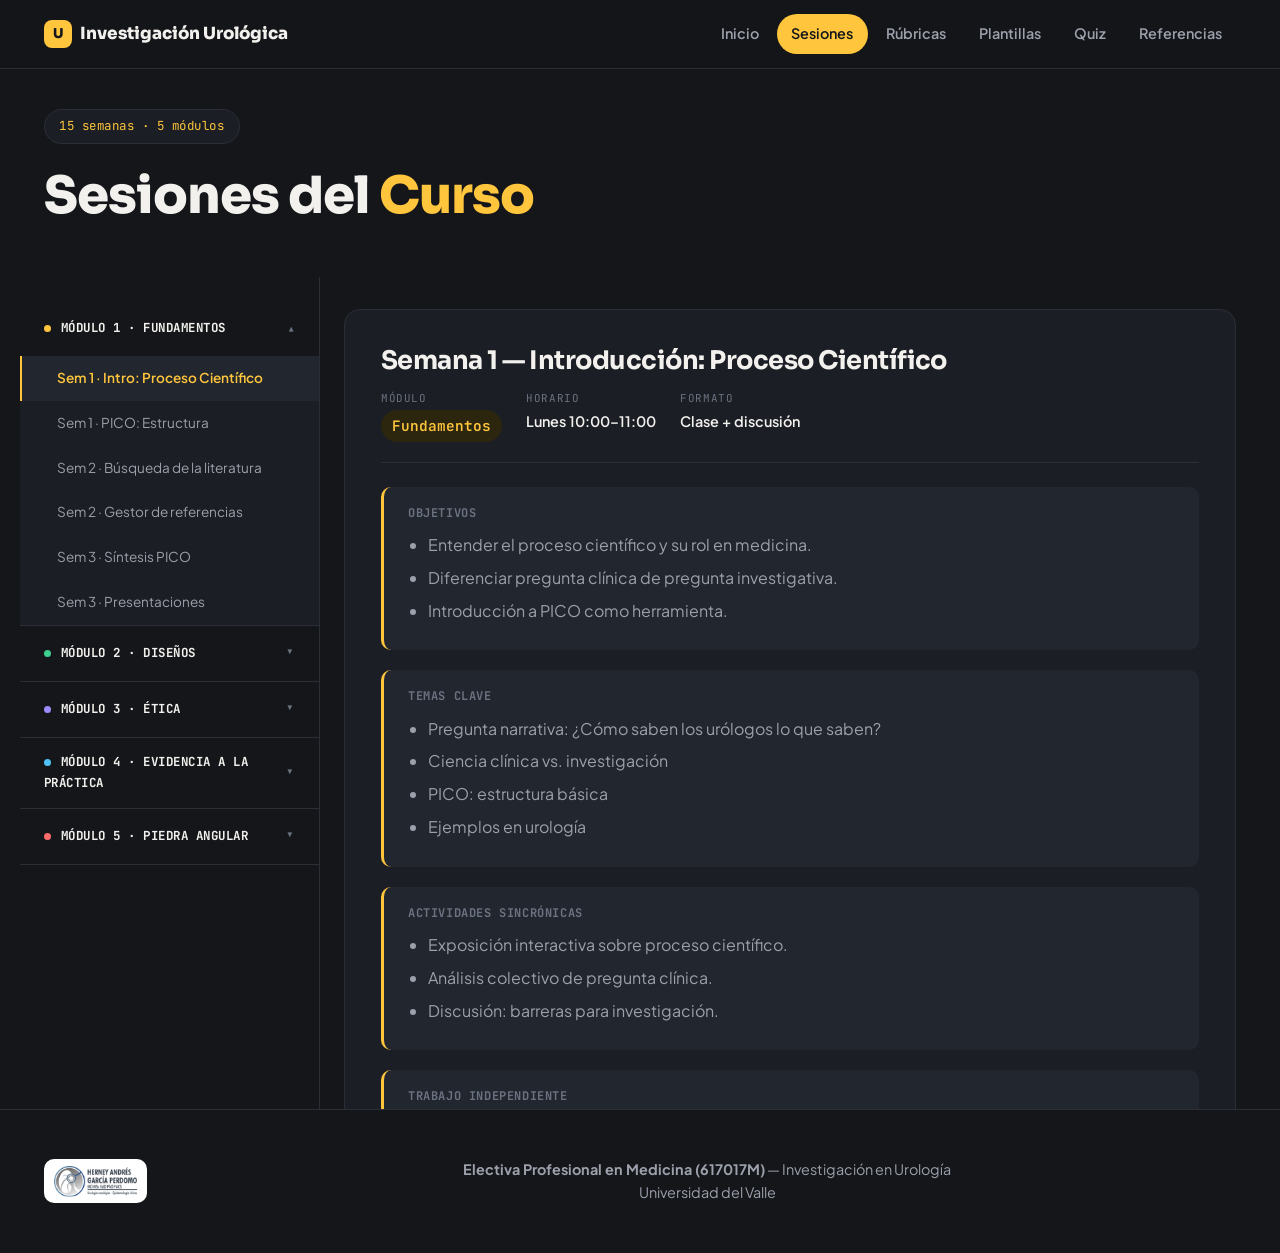
<file: sesiones.html>
<!DOCTYPE html>
<html lang="es">

<head>
    <meta charset="UTF-8">
    <meta name="viewport" content="width=device-width, initial-scale=1.0">
    <title>Sesiones — Investigación en Urología</title>
    <link rel="preconnect" href="https://fonts.googleapis.com">
    <link
        href="https://fonts.googleapis.com/css2?family=Sora:wght@700;800&family=Plus+Jakarta+Sans:wght@400;500;600;700&family=JetBrains+Mono:wght@500;600;700&display=swap"
        rel="stylesheet">
    <link rel="stylesheet" href="assets/styles.css">
    <noscript>
        <style>
            .reveal {
                opacity: 1 !important;
                transform: none !important;
            }
        </style>
    </noscript>
    <style>
        .sessions-shell {
            display: flex;
            max-width: var(--container);
            margin: 0 auto;
            min-height: calc(100vh - 68px);
        }

        .sidebar {
            width: 300px;
            flex-shrink: 0;
            border-right: 1px solid var(--border);
            padding: 1.5rem 0;
            overflow-y: auto;
            max-height: calc(100vh - 68px);
            position: sticky;
            top: 68px;
        }

        .sidebar-module {
            border-bottom: 1px solid var(--border);
        }

        .module-title {
            padding: 0.9rem 1.5rem;
            font-family: var(--font-mono);
            font-weight: 700;
            font-size: 0.78rem;
            text-transform: uppercase;
            letter-spacing: 0.04em;
            cursor: pointer;
            display: flex;
            justify-content: space-between;
            align-items: center;
            user-select: none;
        }

        .module-title:hover {
            background: var(--bg-elevated);
        }

        .module-dot {
            display: inline-block;
            width: 7px;
            height: 7px;
            border-radius: 50%;
            margin-right: 0.6rem;
        }

        .module-toggle {
            font-size: 1rem;
            color: var(--text-faint);
            transition: transform 0.2s;
        }

        .module-toggle.open {
            transform: rotate(180deg);
        }

        .session-list {
            display: none;
            background: var(--bg-elevated);
        }

        .session-list.open {
            display: block;
        }

        .session-item {
            padding: 0.7rem 1.5rem 0.7rem 2.2rem;
            cursor: pointer;
            border-left: 2px solid transparent;
            font-size: 0.85rem;
            color: var(--text-muted);
            transition: all 0.15s;
        }

        .session-item:hover {
            background: var(--bg-elevated-2);
            color: var(--text);
        }

        .session-item.active {
            background: var(--bg-elevated-2);
            border-left-color: var(--accent);
            color: var(--accent);
            font-weight: 600;
        }

        .content {
            flex: 1;
            padding: 2rem 1.5rem;
            overflow-y: auto;
            max-height: calc(100vh - 68px);
            min-width: 0;
        }

        .session-content {
            background: var(--bg-elevated);
            border-radius: var(--radius);
            padding: 2.25rem;
            border: 1px solid var(--border);
        }

        .session-content h2 {
            font-family: var(--font-display);
            font-size: 1.6rem;
            margin-bottom: 1rem;
        }

        .session-meta {
            display: flex;
            gap: 1.5rem;
            margin-bottom: 1.5rem;
            flex-wrap: wrap;
            border-bottom: 1px solid var(--border);
            padding-bottom: 1.25rem;
        }

        .meta-item {
            display: flex;
            flex-direction: column;
            gap: 0.15rem;
        }

        .meta-item .meta-label {
            font-family: var(--font-mono);
            font-size: 0.68rem;
            text-transform: uppercase;
            letter-spacing: 0.05em;
            color: var(--text-faint);
        }

        .meta-item span:last-child {
            font-size: 0.9rem;
            color: var(--text);
            font-weight: 600;
        }

        .module-badge {
            display: inline-flex;
            padding: 0.25rem 0.7rem;
            border-radius: var(--radius-pill);
            font-family: var(--font-mono);
            font-size: 0.72rem;
            font-weight: 700;
            width: fit-content;
        }

        .section-block {
            margin-top: 1.25rem;
            padding: 1.25rem 1.5rem;
            background: var(--bg-elevated-2);
            border-radius: var(--radius-sm);
            border-left: 3px solid var(--accent);
        }

        .section-block h3 {
            font-family: var(--font-mono);
            font-size: 0.75rem;
            text-transform: uppercase;
            letter-spacing: 0.05em;
            color: var(--text-faint);
            margin-bottom: 0.75rem;
        }

        .section-block ul {
            margin-left: 1.25rem;
            color: var(--text-muted);
        }

        .section-block li {
            margin-bottom: 0.4rem;
        }

        .section-block p {
            margin-bottom: 0.4rem;
        }

        .toggle-sidebar {
            display: none;
            position: sticky;
            top: 68px;
            z-index: 40;
            background: var(--bg);
            border-bottom: 1px solid var(--border);
            color: var(--accent);
            border: none;
            padding: 0.75rem 1.5rem;
            width: 100%;
            text-align: left;
            font-family: var(--font-mono);
            font-size: 0.85rem;
            font-weight: 700;
            cursor: pointer;
        }

        @media (max-width: 900px) {
            .sessions-shell {
                flex-direction: column;
            }

            .sidebar {
                width: 100%;
                max-height: none;
                position: static;
                border-right: none;
                border-bottom: 1px solid var(--border);
            }

            .content {
                max-height: none;
                padding: 1.5rem;
            }

            .toggle-sidebar {
                display: block;
            }

            .sidebar.hidden {
                display: none;
            }

            .session-content {
                padding: 1.5rem;
            }
        }
    </style>
</head>

<body>
    <nav class="site-nav">
        <div class="nav-inner">
            <a href="index.html" class="nav-brand"><span class="brand-mark">U</span>Investigación Urológica</a>
            <div class="nav-links">
                <a href="index.html">Inicio</a>
                <a href="sesiones.html" class="active">Sesiones</a>
                <a href="rubricas.html">Rúbricas</a>
                <a href="plantillas.html">Plantillas</a>
                <a href="quiz-disenos.html">Quiz</a>
                <a href="referencias.html">Referencias</a>
            </div>
            <button class="nav-toggle" aria-label="Abrir menú">☰</button>
        </div>
    </nav>

    <header class="hero" style="padding: 2.5rem 0 2rem;">
        <div class="container">
            <div class="hero-eyebrow">15 semanas · 5 módulos</div>
            <h1 class="h-display" style="font-size: clamp(2rem, 4.5vw, 3.2rem);">Sesiones del <span
                    class="text-accent">Curso</span></h1>
        </div>
    </header>

    <button class="toggle-sidebar" onclick="toggleSidebar()">☰ Navegar sesiones</button>

    <div class="sessions-shell">
        <aside class="sidebar" id="sidebar">
            <div class="sidebar-module">
                <div class="module-title" onclick="toggleModule(this)">
                    <span><span class="module-dot" style="background: var(--mod-1);"></span>Módulo 1 ·
                        Fundamentos</span>
                    <span class="module-toggle open">▾</span>
                </div>
                <div class="session-list open">
                    <div class="session-item active" onclick="loadSession(1, 'L')">Sem 1 · Intro: Proceso Científico
                    </div>
                    <div class="session-item" onclick="loadSession(1, 'J')">Sem 1 · PICO: Estructura</div>
                    <div class="session-item" onclick="loadSession(2, 'L')">Sem 2 · Búsqueda de la literatura</div>
                    <div class="session-item" onclick="loadSession(2, 'J')">Sem 2 · Gestor de referencias</div>
                    <div class="session-item" onclick="loadSession(3, 'L')">Sem 3 · Síntesis PICO</div>
                    <div class="session-item" onclick="loadSession(3, 'J')">Sem 3 · Presentaciones</div>
                </div>
            </div>
            <div class="sidebar-module">
                <div class="module-title" onclick="toggleModule(this)">
                    <span><span class="module-dot" style="background: var(--mod-2);"></span>Módulo 2 · Diseños</span>
                    <span class="module-toggle">▾</span>
                </div>
                <div class="session-list">
                    <div class="session-item" onclick="loadSession(4, 'L')">Sem 4 · Intro Diseños</div>
                    <div class="session-item" onclick="loadSession(4, 'J')">Sem 4 · Estudios Descriptivos</div>
                    <div class="session-item" onclick="loadSession(5, 'L')">Sem 5 · Cohorte</div>
                    <div class="session-item" onclick="loadSession(5, 'J')">Sem 5 · Caso-Control</div>
                    <div class="session-item" onclick="loadSession(6, 'L')">Sem 6 · RCT</div>
                    <div class="session-item" onclick="loadSession(6, 'J')">Sem 6 · RCT Análisis Profundo</div>
                    <div class="session-item" onclick="loadSession(7, 'L')">Sem 7 · Revisiones Sistemáticas</div>
                    <div class="session-item" onclick="loadSession(7, 'J')">Sem 7 · Matriz Comparativa</div>
                </div>
            </div>
            <div class="sidebar-module">
                <div class="module-title" onclick="toggleModule(this)">
                    <span><span class="module-dot" style="background: var(--mod-3);"></span>Módulo 3 · Ética</span>
                    <span class="module-toggle">▾</span>
                </div>
                <div class="session-list">
                    <div class="session-item" onclick="loadSession(8, 'L')">Sem 8 · Principios de integridad</div>
                    <div class="session-item" onclick="loadSession(8, 'J')">Sem 8 · Consentimiento Informado</div>
                    <div class="session-item" onclick="loadSession(9, 'L')">Sem 9 · Comités de Ética</div>
                    <div class="session-item" onclick="loadSession(9, 'J')">Sem 9 · Sesión Simulada</div>
                    <div class="session-item" onclick="loadSession(10, 'L')">Sem 10 · Integridad</div>
                    <div class="session-item" onclick="loadSession(10, 'J')">Sem 10 · Análisis de Casos</div>
                </div>
            </div>
            <div class="sidebar-module">
                <div class="module-title" onclick="toggleModule(this)">
                    <span><span class="module-dot" style="background: var(--mod-4);"></span>Módulo 4 · Evidencia a la
                        Práctica</span>
                    <span class="module-toggle">▾</span>
                </div>
                <div class="session-list">
                    <div class="session-item" onclick="loadSession(11, 'L')">Sem 11 · CASP: Herramienta</div>
                    <div class="session-item" onclick="loadSession(11, 'J')">Sem 11 · CASP Práctico</div>
                    <div class="session-item" onclick="loadSession(12, 'L')">Sem 12 · Niveles de Evidencia</div>
                    <div class="session-item" onclick="loadSession(12, 'J')">Sem 12 · Estudios → Guías</div>
                    <div class="session-item" onclick="loadSession(13, 'L')">Sem 13 · Bioestadística Conceptual
                    </div>
                    <div class="session-item" onclick="loadSession(13, 'J')">Sem 13 · Club de revistas</div>
                </div>
            </div>
            <div class="sidebar-module">
                <div class="module-title" onclick="toggleModule(this)">
                    <span><span class="module-dot" style="background: var(--mod-5);"></span>Módulo 5 · Piedra
                        angular</span>
                    <span class="module-toggle">▾</span>
                </div>
                <div class="session-list">
                    <div class="session-item" onclick="loadSession(14, 'L')">Sem 14 · Componentes Protocolo</div>
                    <div class="session-item" onclick="loadSession(14, 'J')">Sem 14 · Trabajo en Equipos</div>
                    <div class="session-item" onclick="loadSession(15, 'L')">Sem 15 · Presentaciones</div>
                    <div class="session-item" onclick="loadSession(15, 'J')">Sem 15 · Cierre</div>
                </div>
            </div>
        </aside>

        <main class="content">
            <div class="session-content" id="session-display"></div>
        </main>
    </div>

    <footer class="site-footer">
        <div class="footer-inner">
            <img src="assets/LOGO_HERNEY.png" alt="Herney Andres García-Perdomo" class="footer-logo">
            <div class="footer-text">
                <p><strong>Electiva Profesional en Medicina (617017M)</strong> — Investigación en Urología</p>
                <p>Universidad del Valle</p>
            </div>
        </div>
    </footer>

    <script src="assets/script.js"></script>
    <script>
        const moduleColors = {
            'Fundamentos': { bg: 'var(--mod-1-bg)', fg: 'var(--mod-1)' },
            'Diseños': { bg: 'var(--mod-2-bg)', fg: 'var(--mod-2)' },
            'Ética': { bg: 'var(--mod-3-bg)', fg: 'var(--mod-3)' },
            'Evidencia a la Práctica': { bg: 'var(--mod-4-bg)', fg: 'var(--mod-4)' },
            'Piedra angular': { bg: 'var(--mod-5-bg)', fg: 'var(--mod-5)' }
        };

        const sessionData = {
            '1-L': {
                title: 'Semana 1 — Introducción: Proceso Científico',
                module: 'Fundamentos',
                horario: 'Lunes 10:00–11:00',
                formato: 'Clase + discusión',
                objetivos: ['Entender el proceso científico y su rol en medicina.', 'Diferenciar pregunta clínica de pregunta investigativa.', 'Introducción a PICO como herramienta.'],
                temas: ['Pregunta narrativa: ¿Cómo saben los urólogos lo que saben?', 'Ciencia clínica vs. investigación', 'PICO: estructura básica', 'Ejemplos en urología'],
                actividades: ['Exposición interactiva sobre proceso científico.', 'Análisis colectivo de pregunta clínica.', 'Discusión: barreras para investigación.'],
                lectura: '<a href="https://youtu.be/mIvfKwM1NB8?si=gT8hkR6M3kJjJXwR" target="_blank">Video PICO</a> (15 min)',
                tarea: 'Formular 3 preguntas clínicas de interés.',
                entregable: 'Ninguno formal.'
            },
            '1-J': {
                title: 'Semana 1 — PICO: Estructura y Ejemplos',
                module: 'Fundamentos',
                horario: 'Jueves 17:00–18:00',
                formato: 'Taller interactivo',
                objetivos: ['Dominar estructura PICO con ejemplos.', 'Práctica en formulación de preguntas.', 'Introducción a P, I, C, O separadamente.'],
                temas: ['P (Patient/Población): definición y criterios.', 'I (Intervention/Intervención): específico vs. vago.', 'C (Comparison/Comparador): cuándo aplica.', 'O (Outcome/Resultado): medible y clínicamente relevante.'],
                actividades: ['Trabajo en parejas: reformular preguntas clínicas en PICO.', 'Retroalimentación en vivo.', 'Ejemplos urológicos: cáncer de próstata, cálculos renales.'],
                lectura: '<a href="https://drive.google.com/file/d/1ulfG7CZ3vAnDV2wnn4qd3G6EycskH_tw/view?usp=drive_link" target="_blank">Epidemiología Clínica</a>. Ruiz Morales et al.',
                tarea: 'Traer 3 preguntas PICO propias para Sem 2.',
                entregable: 'Ninguno formal. Preparación para Sem 3 (Banco PICO).'
            },
            '2-L': {
                title: 'Semana 2 — Búsqueda Bibliográfica: PubMed',
                module: 'Fundamentos',
                horario: 'Lunes 10:00–11:00',
                formato: 'Taller demostrativo',
                objetivos: ['Dominar la búsqueda.', 'Entender términos MeSH y booleano.', 'Estrategias de filtrado eficiente.'],
                temas: ['MeSH (Medical Subject Headings): cómo encontrarlos.', 'Operadores booleanos: AND, OR, NOT.', 'Truncado y campos de búsqueda.', 'Filtros: año, tipo estudio, idioma.'],
                actividades: ['Demo en vivo de búsqueda', 'Práctica guiada: estudiantes buscan en sus preguntas PICO.', 'Resolución de problemas: ¿por qué demasiados o pocos resultados?'],
                lectura: '<a href="https://youtu.be/qT_UCS7M5Vw?si=VDY9VRWo__r9VLXq" target="_blank">Tutorial estrategias de búsqueda</a> ',
                tarea: 'Ejecutar 2 búsquedas completas en tus preguntas PICO.',
                entregable: 'Ninguno formal.'
            },
            '2-J': {
                title: 'Semana 2 — Gestión de Referencias',
                module: 'Fundamentos',
                horario: 'Jueves 17:00–18:00',
                formato: 'Taller práctico',
                objetivos: ['Importar artículos', 'Organizar referencias.', 'Preparación para tamizaje (Sem 7).'],
                temas: ['Rayyan: registro, interfaz.', 'Importación de resultados.', 'Tamizaje de títulos/abstracts.', 'Datos adicionales: autores, año, revista.'],
                actividades: ['Paso a paso', 'Importar 10+ artículos de búsqueda.', 'Práctica: tamizaje colaborativo (revisión simulada).'],
                lectura: '<a href="https://youtu.be/WkkkaKwqFeg?si=ZXlK1xjmksQ69RTl" target="_blank">Tutorial Rayyan</a>',
                tarea: 'Importar todos los artículos',
                entregable: 'Ninguno formal. Preparación para Banco PICO.'
            },
            '3-L': {
                title: 'Semana 3 — Síntesis: PICO Refinado',
                module: 'Fundamentos',
                horario: 'Lunes 10:00–11:00',
                formato: 'Trabajo colaborativo',
                objetivos: ['Refinar preguntas PICO.', 'Revisar búsquedas en equipos.', 'Preparación para entrega.'],
                temas: ['Revisión de criterios PICO.', 'Errores comunes y cómo corregirlos.', 'Búsqueda iterativa: ajustes necesarios.'],
                actividades: ['Trabajo en equipos: revisar PICO de compañeros.', 'Retroalimentación estructurada.', 'Ajustes finales.'],
                lectura: 'Ninguna nueva.',
                tarea: 'Finalizar Banco PICO para entrega Sem 3.',
                entregable: 'Banco de Preguntas PICO (15% de calificación final) — ENTREGA JUEVES'
            },
            '3-J': {
                title: 'Semana 3 — Presentaciones de Preguntas PICO',
                module: 'Fundamentos',
                horario: 'Jueves 17:00–18:00',
                formato: 'Peer-learning',
                objetivos: ['Presentar y defender preguntas.', 'Aprender de ejemplos de compañeros.', 'Retroalimentación formativa.'],
                temas: ['Presentación breve (2–3 min): pregunta PICO y búsqueda.', 'Preguntas de audiencia.', 'Feedback formativo.'],
                actividades: ['Estudiantes presentan sus 3 mejores preguntas PICO.', 'Discusión colectiva.', 'Feedback del instructor (formativo).'],
                lectura: 'Ninguna.',
                tarea: 'Incorporar retroalimentación para mejora futura.',
                entregable: 'BANCO PICO (15% calificación) — inicio Módulo 2'
            },
            '4-L': {
                title: 'Semana 4 — Introducción a Diseños de Estudio',
                module: 'Diseños',
                horario: 'Lunes 10:00–11:00',
                formato: 'Clase + casos',
                objetivos: ['Visualizar espectro de diseños.', 'Entender observacional vs. experimental.', 'Introducción a estudios descriptivos.'],
                temas: ['Espectro: Observacional → Experimental.', 'Descriptivos: transversal, serie de casos, reporte de caso.', 'Cuándo usar cada uno.', 'Ejemplo urológico: prevalencia incontinencia urinaria.'],
                actividades: ['Mapa mental: espectro de diseños.', 'Caso real: estudio prevalencia.', 'Discusión: ventajas/limitaciones de descriptivo.'],
                lectura: 'Video: <a href="https://youtu.be/eRB9RGWzJOc?si=JrFAhGvvLbUKzv8r" target="_blank">Diseños de estudio</a>. <a href="https://drive.google.com/file/d/1ulfG7CZ3vAnDV2wnn4qd3G6EycskH_tw/view?usp=drive_link" target="_blank">Epidemiología Clínica</a>. Ruiz Morales et al.',
                tarea: 'Leer 1 artículo descriptivo de urología.',
                entregable: 'Ninguno formal.'
            },
            '4-J': {
                title: 'Semana 4 — Estudios Descriptivos: Profundidad',
                module: 'Diseños',
                horario: 'Jueves 17:00–18:00',
                formato: 'Caso real + taller',
                objetivos: ['Analizar estudio transversal real.', 'Identificar fortalezas/limitaciones.', 'Preparación para matriz comparativa.'],
                temas: ['Transversales: diseño, sesgos, análisis.', 'Serie de casos: cuándo útil.', 'Ejemplo detallado'],
                actividades: ['Análisis en profundidad de un artículo transversal.', 'Taller: matriz fortalezas/limitaciones.', 'Discusión: ¿por qué se eligió este diseño?'],
                lectura: 'Leer un estudio de corte transversal',
                tarea: 'Completar matriz para el taller.',
                entregable: 'Matriz parcial (input a Sem 7).'
            },
            '5-L': {
                title: 'Semana 5 — Estudios de Cohorte',
                module: 'Diseños',
                horario: 'Lunes 10:00–11:00',
                formato: 'Clase + análisis',
                objetivos: ['Entender diseño cohorte prospectivo/retrospectivo.', 'Identificar sesgos en cohortes.', 'Ejemplo urológico: masas renales.'],
                temas: ['Cohorte prospectivo vs. retrospectivo.', 'Riesgos relativos, diferencia de riesgo.', 'Sesgos: selección, seguimiento, información.', 'Ejemplo: cohorte pacientes con masas renales complejas.'],
                actividades: ['Clase magistral con ejemplos.', 'Análisis en vivo de estudio cohorte.', 'Discusión: ¿cuándo preferir cohorte sobre caso-control?'],
                lectura: '<a href="https://drive.google.com/file/d/1ulfG7CZ3vAnDV2wnn4qd3G6EycskH_tw/view?usp=drive_link" target="_blank">Epidemiología Clínica</a>. Ruiz Morales et al.',
                tarea: 'Leer estudio cohorte.',
                entregable: 'Ninguno formal.'
            },
            '5-J': {
                title: 'Semana 5 — Estudios de Casos y Controles',
                module: 'Diseños',
                horario: 'Jueves 17:00–18:00',
                formato: 'Clase + taller',
                objetivos: ['Diseño casos-control vs. cohorte.', 'Cuándo es óptimo caso-control.', 'Odds ratio e interpretación.'],
                temas: ['Casos-control: definición, selección.', 'Controles: criterios de selección.', 'Odds ratio (OR) vs. riesgo relativo (RR).', 'Sesgos específicos de caso-control (memoria, selección).'],
                actividades: ['Comparación: cohorte vs. caso-control.', 'Caso práctico: seleccionar diseño óptimo.', 'Taller: análisis de caso-control.'],
                lectura: '<a href="https://drive.google.com/file/d/1ulfG7CZ3vAnDV2wnn4qd3G6EycskH_tw/view?usp=drive_link" target="_blank">Epidemiología Clínica</a>. Ruiz Morales et al.',
                tarea: 'Análisis comparativo: cohorte vs. caso-control.',
                entregable: 'Ninguno formal.'
            },
            '6-L': {
                title: 'Semana 6 — Experimentos clínicos (RCT)',
                module: 'Diseños',
                horario: 'Lunes 10:00–11:00',
                formato: 'Clase magistral',
                objetivos: ['Entender RCT como estándar de oro.', 'Aleatorización y cegamiento.', 'Ejemplo: cáncer renal avanzado.'],
                temas: ['RCT: definición, componentes.', 'Aleatorización: métodos, equilibrio.', 'Cegamiento: simple, doble, triple.', 'Análisis por intención de tratar (ITT).', 'Ejemplo urológico: comparar terapias cáncer renal.'],
                actividades: ['Exposición sobre RCT.', 'Análisis de estudio RCT modelo.', 'Discusión: cuándo es RCT viable en urología?'],
                lectura: '<a href="https://www.equator-network.org/" target="_blank">Red Ecuador</a> - Guía CONSORT',
                tarea: 'Leer un RCT',
                entregable: 'Ninguno formal.'
            },
            '6-J': {
                title: 'Semana 6 — RCT: Análisis Profundo y Errores Comunes',
                module: 'Diseños',
                horario: 'Jueves 17:00–18:00',
                formato: 'Taller crítico',
                objetivos: ['Identificar problemas en RCTs.', 'Sesgos en diseño y reporte.', 'Cómo detectar malos RCTs.'],
                temas: ['Errores comunes: pérdida al seguimiento, quiebre de cegamiento, análisis múltiples.', 'Sesgos: selección, rendimiento, detección.', 'Interpretación crítica de resultados.', 'Herramienta Cochrane Risk of Bias.'],
                actividades: ['Taller: identificar sesgos en un "mal" RCT.', 'Grupo: correcciones para diseño mejorado.', 'Discusión: implicaciones clínicas.'],
                lectura: 'Artículo sobre <a href="https://3ieimpact.org/blogs/ten-things-can-go-wrong-randomised-controlled-trials" target="_blank">"Red Flags in RCTs"</a>',
                tarea: 'Completar Risk of Bias tool para un RCT.',
                entregable: 'Matriz RCT analysis.'
            },
            '7-L': {
                title: 'Semana 7 — Revisiones Sistemáticas y Meta-análisis',
                module: 'Diseños',
                horario: 'Lunes 10:00–11:00',
                formato: 'Clase + prácticas',
                objetivos: ['Entender síntesis de evidencia.', 'Metodología de revisión sistemática.', 'Meta-análisis: cuándo y cómo.'],
                temas: ['Revisión sistemática: protocolo, búsqueda.', 'Tamizaje: títulos, abstracts, full-text.', 'Extracción de datos.', 'Meta-análisis: heterogeneidad, forest plots.', 'PRISMA checklist.'],
                actividades: ['Clase sobre revisiones sistemáticas.', 'Rayyan en vivo: importar, cribar estudios.', 'Lectura de forest plot.'],
                lectura: 'Tutorial: <a href="https://youtu.be/85_FxPmrFRY?si=UEz61YSU81kqap44" target="_blank">"Systematic Reviews Explained"</a>',
                tarea: 'Simulación de tamizaje.',
                entregable: 'Ninguno formal.'
            },
            '7-J': {
                title: 'Semana 7 — Matriz Comparativa de Diseños',
                module: 'Diseños',
                horario: 'Jueves 17:00–18:00',
                formato: 'Síntesis colaborativa',
                objetivos: ['Integrar todos los diseños.', 'Comparación final.', 'Selección de diseño óptimo para diferentes preguntas.'],
                temas: ['Resumen: fortalezas/limitaciones de cada diseño.', 'Niveles de evidencia.', 'Cuándo usar cada diseño: algoritmo de decisión.'],
                actividades: ['Construcción colaborativa de matriz: descriptivo, cohorte, caso-control, RCT, revisión sistemática.', 'Juego: "¿Qué diseño para esta pregunta?"', 'Preparación para Módulo 3.'],
                lectura: 'Ninguna nueva.',
                tarea: 'Estudiar matriz — será útil para Quiz (Sem 15).',
                entregable: 'Matriz completada (documento compartido).'
            },
            '8-L': {
                title: 'Semana 8 — Principios Éticos',
                module: 'Ética',
                horario: 'Lunes 10:00–11:00',
                formato: 'Clase + casos',
                objetivos: ['Analizar principios éticos: autonomía, beneficencia y justicia.', 'Entender el consentimiento informado básico.', 'Aplicar principios a casos reales.'],
                temas: ['Principios de integridad científica', 'Autonomía: respetar decisiones.', 'Beneficencia: maximizar beneficio, minimizar daño.', 'Justicia: distribución equitativa.', 'Ejemplo urológico: screening cáncer vejiga en fumadores.'],
                actividades: ['Informe Belmont.', 'Análisis colectivo de caso: ¿dónde se violan los principios?', 'Discusión: poblaciones vulnerables.'],
                lectura: '<a href="https://youtu.be/r8lFKvC_11w?si=3rv7VtQPVO3d_ayp" target="_blank">Resumen integridad</a>',
                tarea: 'Reflexión: ¿cuál principio más importante en tu campo?',
                entregable: 'Ninguno formal.'
            },
            '8-J': {
                title: 'Semana 8 — Consentimiento Informado',
                module: 'Ética',
                horario: 'Jueves 17:00–18:00',
                formato: 'Discusión ética profunda',
                objetivos: ['Elementos del consentimiento.', 'Competencia y vulnerabilidad.', 'Consentimiento en poblaciones de riesgo.'],
                temas: ['Consentimiento informado: definición, elementos.', 'Información adecuada, comprensión, voluntariedad.', 'Poblaciones vulnerables: indígenas, rurales, menores.', 'Dilema: investigación en vulnerable ↔ potencial beneficio.'],
                actividades: ['Análisis de caso real: consentimiento problemático.', 'Grupo: redactar consentimiento informado mejorado.', 'Discusión: ¿cómo asegurar verdadera comprensión?'],
                lectura: '<a href="https://www.icmje.org/" target="_blank">ICMJE guidelines</a>',
                tarea: 'Redactar borrador consentimiento para protocolo futuro.',
                entregable: 'Ninguno formal.'
            },
            '9-L': {
                title: 'Semana 9 — Comités de Ética (CEI/CEIBA)',
                module: 'Ética',
                horario: 'Lunes 10:00–11:00',
                formato: 'Clase + invitado',
                objetivos: ['Rol del comité de ética.', 'Proceso de revisión.', 'Cómo someterse a comité.'],
                temas: ['Comité de Ética en Investigación (CEI) / Comité de Ética, Bioética, Bioseguridad, Ambiental (CEIBA).', 'Composición del comité.', 'Documentos requeridos.', 'Timeline de revisión.', 'Aprobación condicional, rechazos, recursos.'],
                actividades: ['Clase sobre estructura de comités.', 'Invitado (miembro del comité): Q&A.', 'Recorrido por documentos de protocolo.'],
                lectura: 'Resolución 8430/1993 resumen (30 min)',
                tarea: 'Ninguna nueva.',
                entregable: 'Ninguno formal.'
            },
            '9-J': {
                title: 'Semana 9 — Sesión de Comité Simulada o Visita',
                module: 'Ética',
                horario: 'Jueves 17:00–18:00',
                formato: 'Experiencial',
                objetivos: ['Vivenciar proceso de revisión ética.', 'Preguntas típicas.', 'Argumentación ética.'],
                temas: ['Simulación: protocolo débil, preguntas del comité.', 'Cómo responder objeciones.', 'Iteración: protocolo mejorado.'],
                actividades: ['Simulación o visita real al comité CEI/CEIBA.', 'Estudiantes presentan protocolo ficticio.', 'Miembros comité hacen preguntas.', 'Feedback sobre argumentación ética.'],
                lectura: 'Ninguna nueva.',
                tarea: 'Reflexión: qué aprendí del proceso.',
                entregable: 'Ninguno formal.'
            },
            '10-L': {
                title: 'Semana 10 — Integridad en Investigación',
                module: 'Ética',
                horario: 'Lunes 10:00–11:00',
                formato: 'Taller + casos',
                objetivos: ['Reconocer y evitar plagio.', 'Entender LPU (Least Publishable Unit).', 'p-hacking y autocita inflada.'],
                temas: ['Plagio: definición, formas.', 'Autocitación: cuándo apropiada, cuándo inflada.', 'LPU: presión por publicar vs. rigor.', 'p-hacking: análisis múltiples sin corrección.', 'Cómo citar correctamente.'],
                actividades: ['Taller: identificar plagio en ejemplos.', 'Grupo: redactar párrafo citando correctamente.', 'Caso: protocolo con "datos duros" (p-hacking).', 'Solución propuesta.'],
                lectura: '<a href="https://www.icmje.org/" target="_blank">ICMJE guidelines</a>',
                tarea: 'Estudiar casos de mala conducta real.',
                entregable: 'Caso análisis (documento).'
            },
            '10-J': {
                title: 'Semana 10 — Análisis de Casos Éticos (Entrega)',
                module: 'Ética',
                horario: 'Jueves 17:00–18:00',
                formato: 'Peer-review',
                objetivos: ['Presentar análisis ético.', 'Recibir retroalimentación.', 'Preparación para Protocolo.'],
                temas: ['Caso 1 y 2: presentación breve (análisis escrito).', 'Discusión colectiva: ¿qué principios en juego?', 'Recomendaciones alternativas.'],
                actividades: ['Estudiantes presentan análisis caso (3 min).', 'Preguntas y feedback de compañeros.', 'Revisión por pares: retroalimentación escrita.', 'Instructor proporciona feedback formativo.'],
                lectura: 'Ninguna nueva.',
                tarea: 'Incorporar feedback para mejora (si se vuelve a enviar).',
                entregable: 'ANÁLISIS ÉTICO (15% calificación) — ENTREGA HOY'
            },
            '11-L': {
                title: 'Semana 11 — CASP: Herramienta de lectura crítica',
                module: 'Evidencia a la Práctica',
                horario: 'Lunes 10:00–11:00',
                formato: 'Taller de herramienta',
                objetivos: ['Entender estructura CASP.', 'Cuándo usar cada versión (cohorte, caso-control, RCT).', 'Cómo completar correctamente.'],
                temas: ['CASP (Critical Appraisal Skills Programme): historia, diseño.', 'CASP cohorte: 12 preguntas.', 'CASP caso-control: preguntas específicas.', 'CASP RCT: 13 preguntas clave.', 'Interpretación: CASP no da "puntuación", da panorama de validez.'],
                actividades: ['Presentación de herramienta.', 'Descarga CASP', 'Demo: completar CASP para artículo modelo.', 'Paso a paso, explicar cada pregunta.'],
                lectura: '<a href="https://youtu.be/kmHFeikOdqg?si=Tc8ngrGbaPUbI3iv" target="_blank">Tutorial CASP</a> online. <a href="https://casp-uk.net/casp-tools-checklists/" target="_blank">Herramienta CASP</a>',
                tarea: 'Descargar las versiones CASP.',
                entregable: 'Ninguno formal.'
            },
            '11-J': {
                title: 'Semana 11 — CASP Práctico: Lectura crítica en vivo',
                module: 'Evidencia a la Práctica',
                horario: 'Jueves 17:00–18:00',
                formato: 'Trabajo guiado',
                objetivos: ['Practicar CASP con artículo real.', 'Identificar fortalezas/limitaciones.', 'Justificar cada respuesta.'],
                temas: ['Lectura crítica completa de 1 artículo cohorte.', 'Cómo argumentar "Sí", "No", "Parcialmente".', 'Sesgos específicos identificados en este artículo.'],
                actividades: ['Artículo distribuido.', 'Estudiantes en parejas: completan CASP.', 'Instructor guía discusión.', 'Correcciones y clarificaciones.'],
                lectura: 'Leer artículo',
                tarea: 'Terminar CASP en casa, traer copia a Sem 12.',
                entregable: 'CASP parcial (será más completo en Sem 13).'
            },
            '12-L': {
                title: 'Semana 12 — Niveles de Evidencia y Grados de Recomendación',
                module: 'Evidencia a la Práctica',
                horario: 'Lunes 10:00–11:00',
                formato: 'Clase + ejemplos',
                objetivos: ['Entender jerarquía de evidencia.', 'GRADE vs. escala Oxford.', 'Cómo va evidencia → guía clínica.'],
                temas: ['Pirámide de evidencia: reporte de caso → revisión sistemática.', 'GRADE: calidad de evidencia (alto, moderado, bajo, muy bajo).', 'Escala Oxford: niveles 1–5.', 'Grados de recomendación: fuerte vs. débil.', 'Ejemplo: screening cáncer próstata en guías EAU.'],
                actividades: ['Construcción de pirámide de evidencia.', 'Análisis de guía clínica: cómo se usó evidencia.', 'Discusión: cuando hay discrepancia nivel evidencia ↔ recomendación.'],
                lectura: '<a href="https://www.gradepro.org/" target="_blank">GRADE handbook</a>',
                tarea: 'Clasificar 3 artículos por nivel evidencia.',
                entregable: 'Ninguno formal.'
            },
            '12-J': {
                title: 'Semana 12 — De Estudios a Guías Clínicas',
                module: 'Evidencia a la Práctica',
                horario: 'Jueves 17:00–18:00',
                formato: 'Análisis aplicado',
                objetivos: ['Rastrear cómo estudio → recomendación.', 'Crítica de guías.', 'Brecha ciencia-práctica.'],
                temas: ['Caso: EAU guidelines para screening prostate cancer.', 'Qué evidencia apoyó qué recomendación?', 'Qué cambió entre ediciones (2019 vs. 2023)?', 'Brecha: ¿por qué no siempre se sigue guía?'],
                actividades: ['Lectura de sección de guía.', 'Análisis en grupos: mapear evidencia → recomendación.', 'Discusión: factores que limitan adherencia a guía.'],
                lectura: 'Leer <a href="https://www.agreetrust.org/" target="_blank">esquema para evaluación de guías clínicas</a>',
                tarea: 'Ninguna nueva.',
                entregable: 'Ninguno formal.'
            },
            '13-L': {
                title: 'Semana 13 — Bioestadística Conceptual',
                module: 'Evidencia a la Práctica',
                horario: 'Lunes 10:00–11:00',
                formato: 'Clase accesible',
                objetivos: ['Entender p-valor, IC 95% y tamaño del efecto.', 'Diferenciar sesgo de variabilidad aleatoria.', 'Comprender errores tipo I/II conceptualmente.'],
                temas: ['p-valor: lo que es y NO es.', 'Intervalo de confianza (IC 95%): interpretación.', 'Tamaño del efecto: cómo reporta investigador.', 'Significancia estadística ≠ significancia clínica.', 'Sesgo sistemático vs. error aleatorio.', 'Errores tipo I (alfa) y II (beta): conceptualmente.'],
                actividades: ['Clase sin cálculos, solo conceptos.', 'Gráficos: IC, forest plots, curvas de sobrevida.', 'Interpretación: ¿qué dice este IC?'],
                lectura: '<a href="https://youtu.be/9O4NeYsLPSo?si=UfvRAaM2e754N0wc" target="_blank">"Statistics Without pain"</a>',
                tarea: 'Interpretar 3 tablas de resultados de artículos.',
                entregable: 'Interpretaciones (documento).'
            },
            '13-J': {
                title: 'Semana 13 — Club de Revistas: Presentaciones',
                module: 'Evidencia a la Práctica',
                horario: 'Jueves 17:00–18:00',
                formato: 'Peer-teaching',
                objetivos: ['Presentar crítica de artículos.', 'Defender puntos de vista.', 'Feedback entre pares.'],
                temas: ['Cada estudiante: 3–4 min presentando appraisal + síntesis de 1 artículo.', 'CASP completado, síntesis crítica (lo que dicen, limitaciones, aplicabilidad).'],
                actividades: ['Presentaciones orales: estudiantes.', 'Q&A de compañeros.', 'Instructor proporciona feedback.'],
                lectura: 'Ninguna nueva.',
                tarea: 'Incorporar feedback, completar síntesis escrita.',
                entregable: 'RESEÑA CRÍTICA (20% calificación) — Entrega HOY'
            },
            '14-L': {
                title: 'Semana 14 — Componentes de un Protocolo de Investigación',
                module: 'Piedra angular',
                horario: 'Lunes 10:00–11:00',
                formato: 'Taller con andamiaje',
                objetivos: ['Entender estructura protocolo.', 'Escribir cada sección.', 'Ejemplo modelo.'],
                temas: ['Secciones: Título, Pregunta PICO, Justificación, Objetivos, Métodos (diseño, población, intervención, medidas resultado), Ética, Cronograma, Referencias.', 'Normas de formato: 5–8 páginas, 1.5 espaciado, margen 1".', 'Ejemplo: protocolo bien escrito.'],
                actividades: ['Presentación de estructura.', 'Análisis línea por línea del protocolo modelo.', 'Taller: estudiantes comienzan a escribir su protocolo con guía.', 'Feedback inmediato: ¿está en buen camino?'],
                lectura: 'Red Ecuador: <a href="https://www.equator-network.org/" target="_blank">CONSORT, PRISMA, STROBE</a>',
                tarea: 'Borrador Preliminar: Pregunta PICO + Justificación (~2 páginas).',
                entregable: 'Borrador inicial para feedback Sem 14.'
            },
            '14-J': {
                title: 'Semana 14 — Trabajo en Equipos + Feedback Formativo',
                module: 'Piedra angular',
                horario: 'Jueves 17:00–18:00',
                formato: 'Taller colaborativo',
                objetivos: ['Avanzar protocolo con feedback.', 'Revisión cruzada entre pares.', 'Preparación para presentación.'],
                temas: ['Continuación: Métodos, Ética, Cronograma.', 'Revisión por pares: cada estudiante da feedback a compañero.', 'El instructor rota entre equipos y da feedback formativo detallado.'],
                actividades: ['Estudiantes trabajan en protocolos propios.', 'Parejas intercambian borradores, leen, dan feedback escrito.', 'Instructor 1-a-1: mini-sesiones office hours (5 min cada uno).', 'Equipo prepara esquema visual para presentación.'],
                lectura: 'Ninguna nueva.',
                tarea: 'Incorporar todos los feedbacks recibidos. Protocolo casi final.',
                entregable: 'Ninguno formal; borradores en progreso.'
            },
            '15-L': {
                title: 'Semana 15 — Presentaciones Finales (Congreso Simulado)',
                module: 'Piedra angular',
                horario: 'Lunes 10:00–11:00',
                formato: 'Congreso simulado',
                objetivos: ['Presentar protocolo ante audiencia.', 'Responder preguntas.', 'Feedback final.'],
                temas: ['Presentación 5–7 min: oral o póster.', 'Diapositivas o póster profesional.', 'Timing, voz clara, contacto visual.'],
                actividades: ['Cada estudiante (o pareja) presenta.', 'Compañeros y instructor: preguntas.', 'Feedback constructivo inmediato.'],
                lectura: 'Ninguna.',
                tarea: 'Prepararse para presentación.',
                entregable: 'PRESENTACIÓN ORAL/PÓSTER (15% calificación) — ENTREGA HOY'
            },
            '15-J': {
                title: 'Semana 15 — Cierre: Reflexión y Clausura',
                module: 'Piedra angular',
                horario: 'Jueves 17:00–18:00',
                formato: 'Reflexión + cierre',
                objetivos: ['Reflexión sobre aprendizaje.', 'Feedback sobre curso.', 'Próximas oportunidades.'],
                temas: ['Revisión de objetivos al inicio vs. ahora.', 'Competencias adquiridas.', 'Reflexión: ¿cómo usarás esto en tu carrera?'],
                actividades: ['Ronda de reflexión: cada estudiante reflexiona (2–3 min).', 'Profesor: resumen, qué se llevan.', 'Meta-evaluación del curso (encuesta breve).', 'Información sobre oportunidades: investigación en Univalle, mentoría, etc.'],
                lectura: 'Ninguna.',
                tarea: 'Completa encuesta evaluación.',
                entregable: 'PROTOCOLO FINAL (25% calificación) — ENTREGA HOY'
            }
        };

        function loadSession(week, day) {
            const key = `${week}-${day}`;
            const session = sessionData[key];
            if (!session) return;

            const colors = moduleColors[session.module];
            const display = document.getElementById('session-display');
            const content = `
                <h2>${session.title}</h2>
                <div class="session-meta">
                    <div class="meta-item"><span class="meta-label">Módulo</span><span class="module-badge" style="background: ${colors.bg}; color: ${colors.fg};">${session.module}</span></div>
                    <div class="meta-item"><span class="meta-label">Horario</span><span>${session.horario}</span></div>
                    <div class="meta-item"><span class="meta-label">Formato</span><span>${session.formato}</span></div>
                </div>

                <div class="section-block">
                    <h3>Objetivos</h3>
                    <ul>${session.objetivos.map(obj => `<li>${obj}</li>`).join('')}</ul>
                </div>

                <div class="section-block">
                    <h3>Temas Clave</h3>
                    <ul>${session.temas.map(tema => `<li>${tema}</li>`).join('')}</ul>
                </div>

                <div class="section-block">
                    <h3>Actividades Sincrónicas</h3>
                    <ul>${session.actividades.map(act => `<li>${act}</li>`).join('')}</ul>
                </div>

                <div class="section-block">
                    <h3>Trabajo Independiente</h3>
                    <p>${session.lectura}</p>
                    <p><strong>Tarea:</strong> ${session.tarea}</p>
                </div>

                <div class="section-block">
                    <h3>Entregable</h3>
                    <p>${session.entregable}</p>
                </div>
            `;
            display.innerHTML = content;

            document.querySelectorAll('.session-item').forEach(el => el.classList.remove('active'));
            document.querySelector(`.session-item[onclick="loadSession(${week}, '${day}')"]`).classList.add('active');
        }

        loadSession(1, 'L');

        function toggleModule(el) {
            const toggle = el.querySelector('.module-toggle');
            const list = el.nextElementSibling;
            toggle.classList.toggle('open');
            list.classList.toggle('open');
        }

        function toggleSidebar() {
            document.getElementById('sidebar').classList.toggle('hidden');
        }
    </script>
</body>

</html>
</file>
<file: assets/styles.css>
/* ============================================
   Investigación en Urología — Design System
   Dark-locked, bold editorial, evidence-pyramid motif
   ============================================ */

:root {
    --bg: #14161A;
    --bg-elevated: #1B1E24;
    --bg-elevated-2: #22262E;
    --border: #2A2E37;
    --border-bright: #3A3F4B;

    --text: #F2F1ED;
    --text-muted: #9BA0AB;
    --text-faint: #6B7280;

    --accent: #FFC53D;
    --accent-ink: #14161A;
    --accent-dim: #4A3D1C;

    --mod-1: #FFC53D; /* Fundamentos: amber */
    --mod-1-bg: #2C260F;
    --mod-2: #3ECF8E; /* Diseños de Estudio: emerald */
    --mod-2-bg: #12271E;
    --mod-3: #9C8CFF; /* Ética: violet */
    --mod-3-bg: #201D33;
    --mod-4: #4FC3F7; /* Appraisal: sky */
    --mod-4-bg: #10242C;
    --mod-5: #FF6B6B; /* Capstone: coral */
    --mod-5-bg: #2C1717;

    --font-display: 'Sora', sans-serif;
    --font-body: 'Plus Jakarta Sans', sans-serif;
    --font-mono: 'JetBrains Mono', monospace;

    --radius: 16px;
    --radius-sm: 10px;
    --radius-pill: 999px;

    --shadow: 0 24px 60px rgba(0,0,0,0.5);
    --container: 1240px;
}

* { margin: 0; padding: 0; box-sizing: border-box; }

html { scroll-behavior: smooth; }

body {
    background-color: var(--bg);
    color: var(--text);
    font-family: var(--font-body);
    line-height: 1.65;
    font-size: 16px;
    -webkit-font-smoothing: antialiased;
}

img, svg { max-width: 100%; display: block; }

a { color: inherit; }

.container {
    max-width: var(--container);
    margin: 0 auto;
    padding: 0 1.5rem;
}

::selection { background: var(--accent); color: var(--accent-ink); }

*:focus-visible {
    outline: 2px solid var(--accent);
    outline-offset: 3px;
}

/* ============ Typography ============ */

h1, h2, h3, h4 {
    font-family: var(--font-display);
    font-weight: 700;
    letter-spacing: -0.02em;
    line-height: 1.1;
}

.h-display {
    font-size: clamp(2.4rem, 5.5vw, 4.2rem);
    font-weight: 800;
}

.h-section {
    font-size: clamp(1.8rem, 3.2vw, 2.6rem);
    font-weight: 700;
    margin-bottom: 1rem;
}

.h-card {
    font-size: 1.15rem;
    font-weight: 700;
}

p { color: var(--text-muted); }

.lede {
    font-size: 1.15rem;
    color: var(--text-muted);
    max-width: 52ch;
}

.mono-label {
    font-family: var(--font-mono);
    font-size: 0.78rem;
    letter-spacing: 0.06em;
    color: var(--text-faint);
    text-transform: uppercase;
}

.text-accent { color: var(--accent); }

/* ============ Navigation ============ */

.site-nav {
    position: sticky;
    top: 0;
    z-index: 50;
    background: rgba(20, 22, 26, 0.85);
    backdrop-filter: blur(12px);
    -webkit-backdrop-filter: blur(12px);
    border-bottom: 1px solid var(--border);
}

.nav-inner {
    max-width: var(--container);
    margin: 0 auto;
    padding: 0 1.5rem;
    height: 68px;
    display: flex;
    align-items: center;
    justify-content: space-between;
}

.nav-brand {
    font-family: var(--font-display);
    font-weight: 800;
    font-size: 1.05rem;
    text-decoration: none;
    color: var(--text);
    display: flex;
    align-items: center;
    gap: 0.5rem;
}

.nav-brand .brand-mark {
    width: 28px;
    height: 28px;
    border-radius: 8px;
    background: var(--accent);
    color: var(--accent-ink);
    display: flex;
    align-items: center;
    justify-content: center;
    font-size: 0.85rem;
    font-weight: 800;
}

.nav-links {
    display: flex;
    gap: 0.25rem;
    align-items: center;
}

.nav-links a {
    padding: 0.5rem 0.9rem;
    border-radius: var(--radius-pill);
    text-decoration: none;
    color: var(--text-muted);
    font-size: 0.9rem;
    font-weight: 600;
    transition: color 0.2s ease, background 0.2s ease;
}

.nav-links a:hover { color: var(--text); background: var(--bg-elevated); }

.nav-links a.active { color: var(--accent-ink); background: var(--accent); }

.nav-toggle {
    display: none;
    background: none;
    border: 1px solid var(--border-bright);
    color: var(--text);
    border-radius: var(--radius-sm);
    padding: 0.5rem 0.75rem;
    font-size: 1rem;
    cursor: pointer;
}

/* ============ Buttons ============ */

.btn {
    display: inline-flex;
    align-items: center;
    justify-content: center;
    gap: 0.5rem;
    padding: 0.85rem 1.6rem;
    border-radius: var(--radius-pill);
    font-weight: 700;
    font-size: 0.95rem;
    text-decoration: none;
    border: none;
    cursor: pointer;
    transition: transform 0.15s ease, opacity 0.15s ease;
    white-space: nowrap;
}

.btn:active { transform: scale(0.97); }

.btn-primary {
    background: var(--accent);
    color: var(--accent-ink);
}

.btn-primary:hover { opacity: 0.88; }

.btn-secondary {
    background: transparent;
    color: var(--text);
    border: 1.5px solid var(--border-bright);
}

.btn-secondary:hover { border-color: var(--accent); color: var(--accent); }

/* ============ Hero ============ */

.hero {
    padding: 4rem 0 5rem;
}

.hero-grid {
    display: grid;
    grid-template-columns: 1.1fr 0.9fr;
    gap: 3rem;
    align-items: center;
}

.hero-eyebrow {
    display: inline-flex;
    align-items: center;
    gap: 0.5rem;
    padding: 0.4rem 0.9rem;
    border-radius: var(--radius-pill);
    background: var(--bg-elevated);
    border: 1px solid var(--border);
    font-family: var(--font-mono);
    font-size: 0.78rem;
    letter-spacing: 0.04em;
    color: var(--accent);
    margin-bottom: 1.5rem;
}

.hero h1 {
    margin-bottom: 1.25rem;
}

.hero .lede { margin-bottom: 2rem; }

.hero-ctas {
    display: flex;
    gap: 0.85rem;
    flex-wrap: wrap;
}

/* Evidence pyramid signature graphic */

.pyramid-wrap {
    position: relative;
    display: flex;
    flex-direction: column;
    align-items: center;
    gap: 3px;
    padding: 2rem 1rem;
}

.pyramid-tier {
    height: 44px;
    display: flex;
    align-items: center;
    justify-content: center;
    font-family: var(--font-mono);
    font-size: 0.72rem;
    font-weight: 600;
    letter-spacing: 0.02em;
    color: var(--accent-ink);
    text-align: center;
    padding: 0 1rem;
}

.pyramid-tier span { color: var(--accent-ink); }

.pt-1 { width: 42%; clip-path: polygon(6% 0, 94% 0, 100% 100%, 0 100%); background: var(--accent); font-weight: 800; }
.pt-2 { width: 58%; clip-path: polygon(5% 0, 95% 0, 100% 100%, 0 100%); background: #E8B23A; color: var(--accent-ink); }
.pt-3 { width: 74%; clip-path: polygon(4% 0, 96% 0, 100% 100%, 0 100%); background: #C99A3A; }
.pt-4 { width: 88%; clip-path: polygon(3% 0, 97% 0, 100% 100%, 0 100%); background: #A6813A; }
.pt-5 { width: 100%; clip-path: polygon(0 0, 100% 0, 100% 100%, 0 100%); background: #7D6538; color: #F2F1ED; }

.pyramid-tag {
    position: absolute;
    top: -0.5rem;
    right: -0.5rem;
    background: var(--mod-5);
    color: #1a0a0a;
    font-family: var(--font-mono);
    font-size: 0.72rem;
    font-weight: 700;
    padding: 0.5rem 0.9rem;
    border-radius: var(--radius-sm);
    transform: rotate(6deg);
    box-shadow: var(--shadow);
}

.pyramid-caption {
    text-align: center;
    margin-top: 1rem;
    font-family: var(--font-mono);
    font-size: 0.78rem;
    color: var(--text-faint);
}

/* ============ Sections ============ */

section.block {
    padding: 4.5rem 0;
    border-top: 1px solid var(--border);
}

.section-head {
    max-width: 60ch;
    margin-bottom: 2.5rem;
}

/* ============ Stat strip ============ */

.stat-strip {
    display: grid;
    grid-template-columns: repeat(6, 1fr);
    gap: 1px;
    background: var(--border);
    border: 1px solid var(--border);
    border-radius: var(--radius);
    overflow: hidden;
}

.stat-cell {
    background: var(--bg-elevated);
    padding: 1.75rem 1rem;
    text-align: center;
}

.stat-number {
    font-family: var(--font-display);
    font-size: 2.1rem;
    font-weight: 800;
    color: var(--accent);
}

.stat-label {
    font-family: var(--font-mono);
    font-size: 0.72rem;
    color: var(--text-faint);
    text-transform: uppercase;
    letter-spacing: 0.04em;
    margin-top: 0.35rem;
}

/* ============ Module bento ============ */

.module-bento {
    display: grid;
    grid-template-columns: repeat(6, 1fr);
    gap: 1rem;
}

.module-card {
    border-radius: var(--radius);
    padding: 1.75rem;
    border: 1px solid var(--border);
    position: relative;
    overflow: hidden;
    transition: transform 0.2s ease, border-color 0.2s ease;
}

.module-card:hover { transform: translateY(-3px); border-color: var(--border-bright); }

.module-card.span-3 { grid-column: span 3; }
.module-card.span-2 { grid-column: span 2; }

.module-card .module-num {
    font-family: var(--font-mono);
    font-size: 0.78rem;
    font-weight: 700;
    display: inline-block;
    padding: 0.3rem 0.6rem;
    border-radius: var(--radius-sm);
    margin-bottom: 1rem;
}

.module-card h3 { font-size: 1.3rem; margin-bottom: 0.5rem; }
.module-card p { font-size: 0.92rem; }
.module-card .module-weeks { font-family: var(--font-mono); font-size: 0.78rem; color: var(--text-faint); margin-top: 0.75rem; }

.m1 .module-num { background: var(--mod-1-bg); color: var(--mod-1); }
.m1 { background: linear-gradient(160deg, var(--mod-1-bg), var(--bg-elevated)); }
.m2 .module-num { background: var(--mod-2-bg); color: var(--mod-2); }
.m2 { background: linear-gradient(160deg, var(--mod-2-bg), var(--bg-elevated)); }
.m3 .module-num { background: var(--mod-3-bg); color: var(--mod-3); }
.m3 { background: linear-gradient(160deg, var(--mod-3-bg), var(--bg-elevated)); }
.m4 .module-num { background: var(--mod-4-bg); color: var(--mod-4); }
.m4 { background: linear-gradient(160deg, var(--mod-4-bg), var(--bg-elevated)); }
.m5 .module-num { background: var(--mod-5-bg); color: var(--mod-5); }
.m5 { background: linear-gradient(160deg, var(--mod-5-bg), var(--bg-elevated)); }

/* ============ Cards (generic) ============ */

.card {
    background: var(--bg-elevated);
    border: 1px solid var(--border);
    border-radius: var(--radius);
    padding: 1.75rem;
}

.card-grid {
    display: grid;
    grid-template-columns: repeat(3, 1fr);
    gap: 1.25rem;
}

.tag-pill {
    display: inline-flex;
    align-items: center;
    font-family: var(--font-mono);
    font-size: 0.72rem;
    font-weight: 700;
    padding: 0.3rem 0.7rem;
    border-radius: var(--radius-pill);
    margin-right: 0.4rem;
}

.tag-weight { background: var(--accent-dim); color: var(--accent); }
.tag-week { background: var(--bg-elevated-2); color: var(--text-faint); border: 1px solid var(--border); }

/* ============ Footer ============ */

.site-footer {
    border-top: 1px solid var(--border);
    padding: 3rem 0;
    color: var(--text-faint);
    font-size: 0.9rem;
}

.footer-inner {
    max-width: var(--container);
    margin: 0 auto;
    padding: 0 1.5rem;
    display: flex;
    align-items: center;
    gap: 2rem;
    text-align: left;
}

.footer-logo {
    height: 44px;
    width: auto;
    flex-shrink: 0;
    background: #FFFFFF;
    padding: 0.4rem 0.6rem;
    border-radius: var(--radius-sm);
}

.footer-text { text-align: center; flex: 1; }

.site-footer strong { color: var(--text-muted); }

.site-footer a { color: var(--accent); text-decoration: none; font-weight: 600; }

@media (max-width: 640px) {
    .footer-inner { flex-direction: column; text-align: center; gap: 1rem; }
    .footer-text { text-align: center; }
}

/* ============ Reveal-on-scroll ============ */

.reveal {
    opacity: 0;
    transform: translateY(18px);
    transition: opacity 0.6s cubic-bezier(0.16,1,0.3,1), transform 0.6s cubic-bezier(0.16,1,0.3,1);
}

.reveal.is-visible {
    opacity: 1;
    transform: translateY(0);
}

@media (prefers-reduced-motion: reduce) {
    .reveal { opacity: 1; transform: none; transition: none; }
    html { scroll-behavior: auto; }
}

/* ============ Responsive ============ */

@media (max-width: 900px) {
    .hero-grid { grid-template-columns: 1fr; }
    .module-bento { grid-template-columns: repeat(2, 1fr); }
    .module-card.span-3, .module-card.span-2 { grid-column: span 2; }
    .stat-strip { grid-template-columns: repeat(3, 1fr); }
    .card-grid { grid-template-columns: repeat(2, 1fr); }
}

@media (max-width: 640px) {
    .nav-links { display: none; }
    .nav-toggle { display: block; }
    .nav-links.open {
        display: flex;
        flex-direction: column;
        position: absolute;
        top: 68px;
        left: 0;
        right: 0;
        background: var(--bg);
        border-bottom: 1px solid var(--border);
        padding: 1rem 1.5rem;
        gap: 0.5rem;
    }
    .module-bento { grid-template-columns: 1fr; }
    .module-card.span-3, .module-card.span-2 { grid-column: span 1; }
    .stat-strip { grid-template-columns: repeat(2, 1fr); }
    .card-grid { grid-template-columns: 1fr; }
    .hero { padding: 2.5rem 0 3rem; }
    section.block { padding: 3rem 0; }
}
</file>
